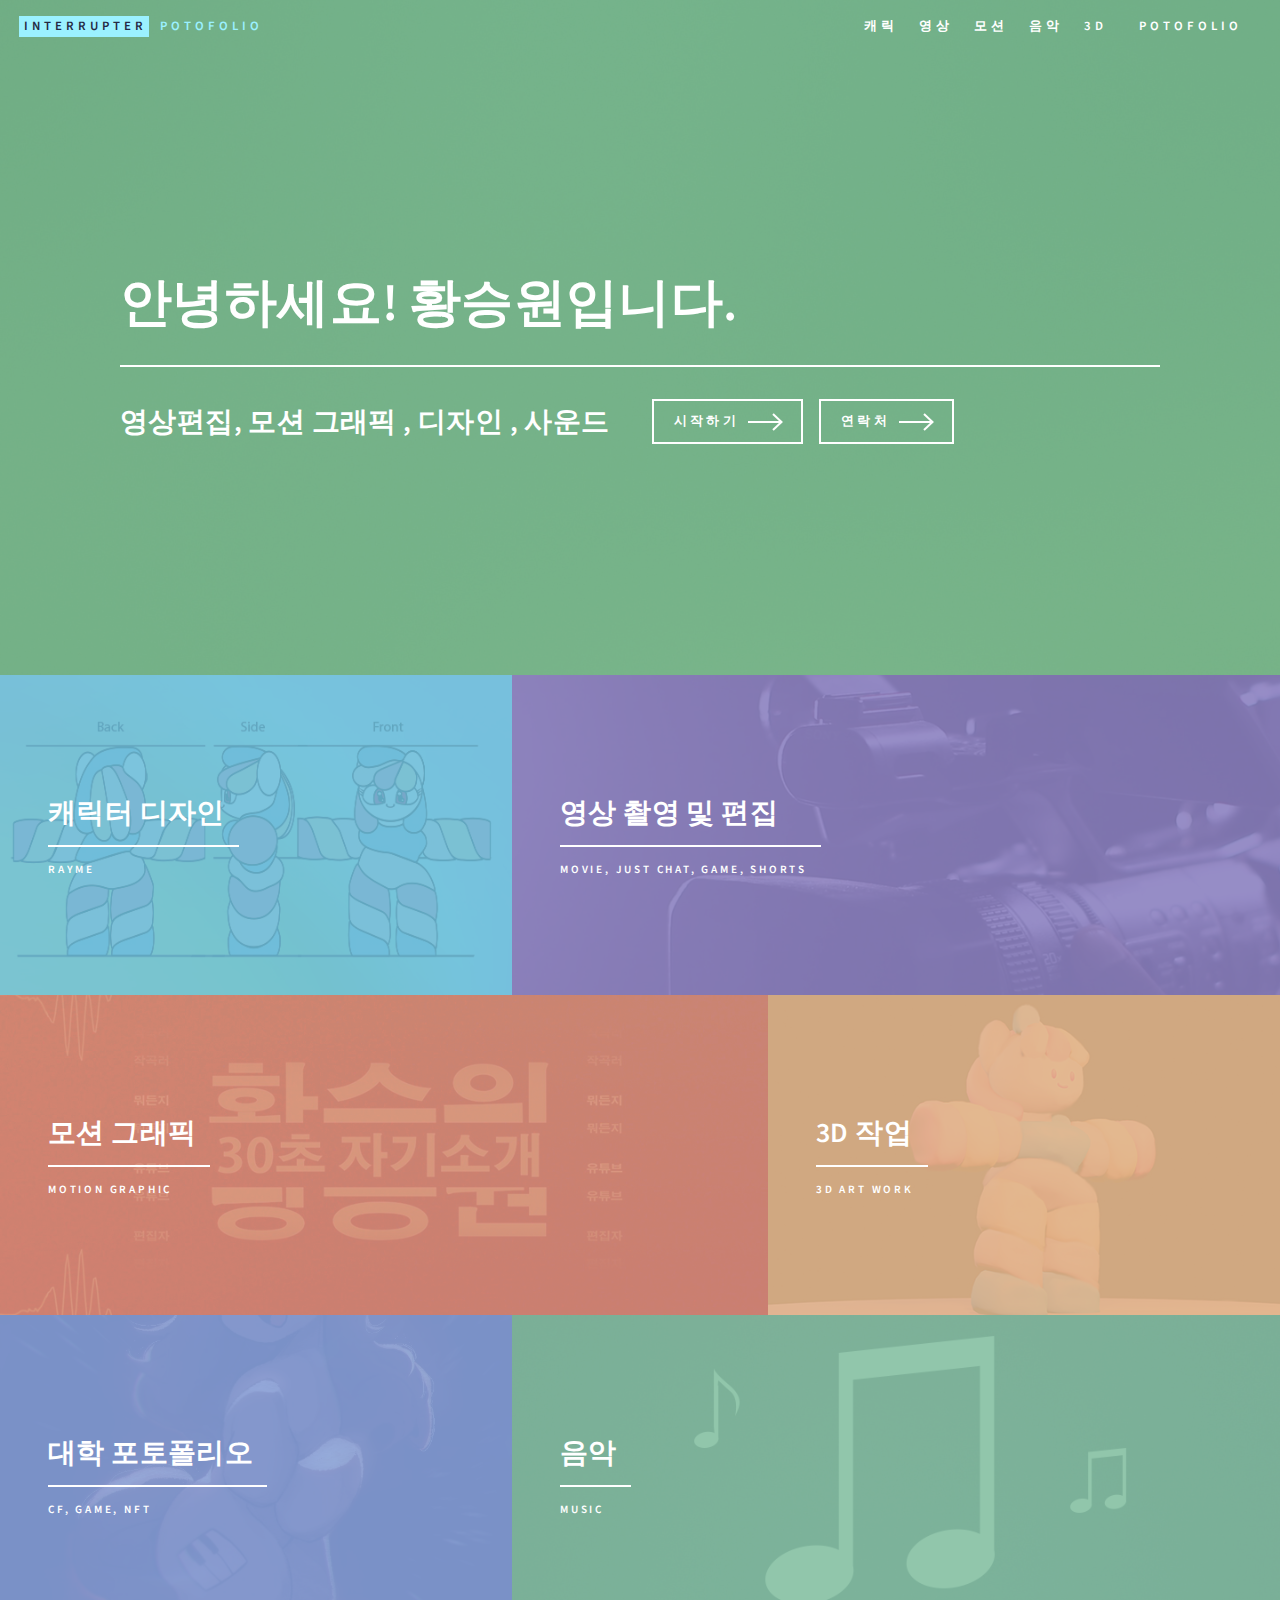
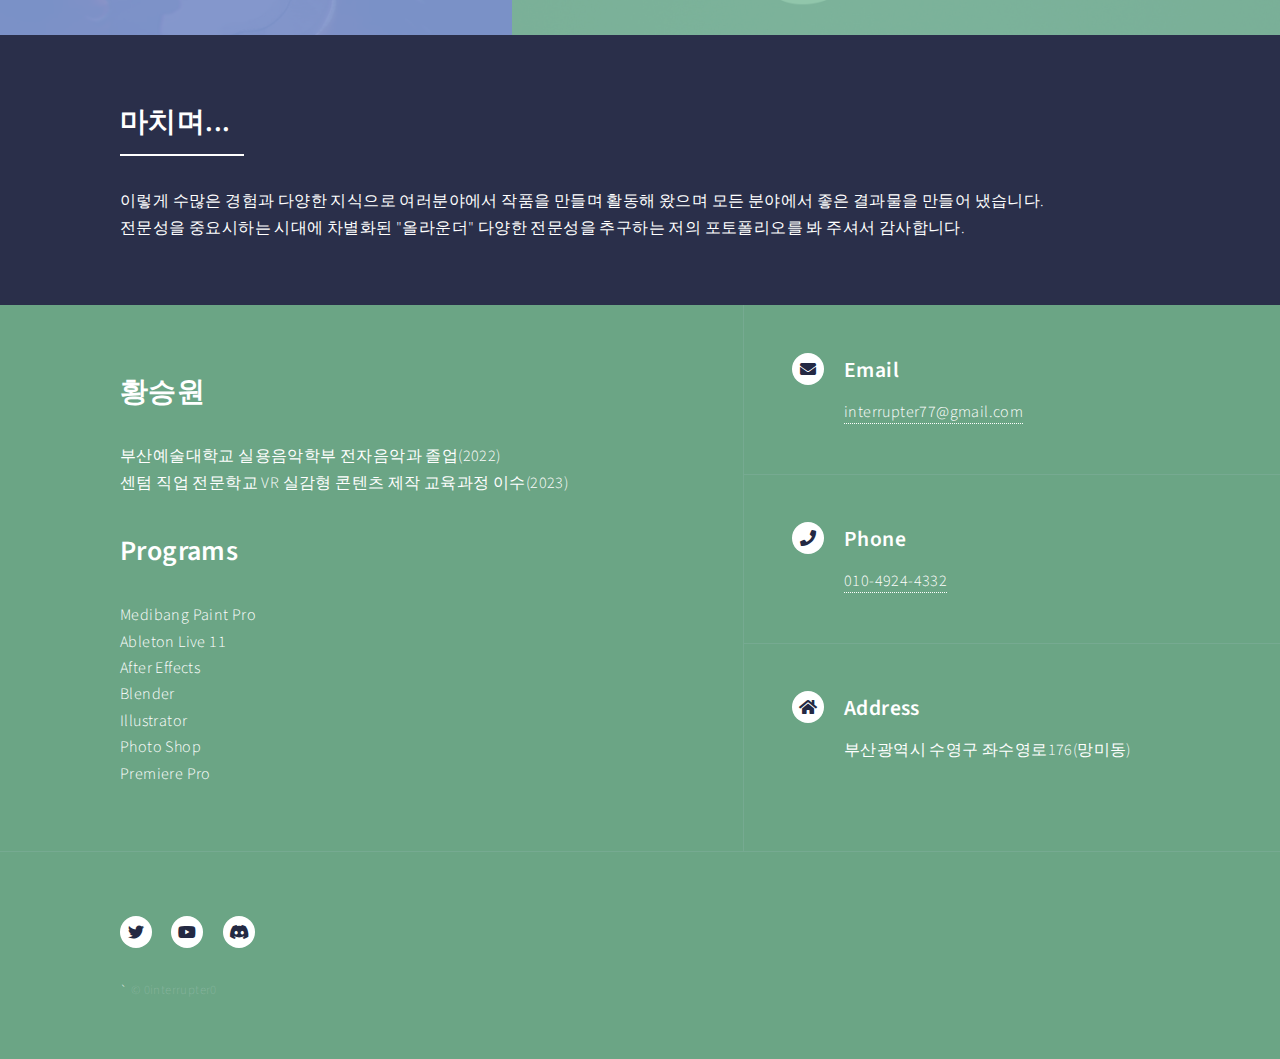
<file: index.html>
<!DOCTYPE HTML>
<!--
	Forty by HTML5 UP
	html5up.net | @ajlkn
	Free for personal and commercial use under the CCA 3.0 license (html5up.net/license)
-->
<html>
	<head>
		<title>Potofolio</title>
		<meta charset="utf-8" />
		<meta name="viewport" content="width=device-width, initial-scale=1, user-scalable=no" />
		<link rel="stylesheet" href="assets/css/main.css" />
		<noscript><link rel="stylesheet" href="assets/css/noscript.css" /></noscript>
	</head>
	<body class="is-preload">

		<!-- Wrapper -->
			<div id="wrapper">

				<!-- Header -->
					<header id="header" class="alt">
						<a href="index.html" class="logo"><strong>Interrupter</strong> <span>Potofolio</span></a>
						<nav >
						<a href="landing1.html" class="me"><span>캐릭</span></a>
						<a href="landing2.html" class="me"><span>영상</span></a>
						<a href="landing3.html" class="me"><span>모션</span></a>
						<!-- <a href="landing6.html" class="me"><span>음악</span></a> -->
						<a href="landing6.html" class="me"><span>음악</span></a>
						<a href="landing5.html" class="me"><span>3D</span></a>
						<a href="landing9.html" class="me"><span>Potofolio</span></a>

							<a href=""></a>
						</nav>
					</header>

				<!-- Menu -->
					<nav id="menu">
						<ul class="links">
							<li><a href="index.html">Home</a></li>
							<li><a href="landing.html">Landing</a></li>
							<li><a href="generic.html">Generic</a></li>
							<li><a href="elements.html">Elements</a></li>
						</ul>
						<ul class="actions stacked">
							<li><a href="#" class="button primary fit">Get Started</a></li>
							<li><a href="#" class="button fit">Log In</a></li>
						</ul>
					</nav>

				<!-- Banner -->
					<section id="banner" class="major">
						<div class="inner">
							<header class="major">
								<h1>안녕하세요! 황승원입니다.</h1>
							</header>
							<div class="content">
								<h2>영상편집, 모션 그래픽 , 디자인 , 사운드</h2>
								<ul class="actions">
									<li><a href="#one" class="button next scrolly">시작하기</a></li>
									<li><a href="#contact" class="button next scrolly">연락처</a></li>
								</ul>
							</div>
						</div>
					</section>

				<!-- Main -->
					<div id="main">

						<!-- One -->
							<section id="one" class="tiles">
								<article>
									<span class="image">
										<img src="images/pic01.jpg" alt="" />
									</span>
									<header class="major">
										<h3><a href="landing1.html" class="link">캐릭터 디자인</a></h3>
										<p>Rayme</p>
									</header>
								</article>
								<article>
									<span class="image">
										<img src="images/pic02.jpg" alt="" />
									</span>
									<header class="major">
										<h3><a href="landing2.html" class="link">영상 촬영 및 편집</a></h3>
										<p>Movie, Just chat, Game, Shorts </p>
									</header>
								</article>
								<article>
									<span class="image">
										<img src="images/pic03.jpg" alt="" />
									</span>
									<header class="major">
										<h3><a href="landing3.html" class="link">모션 그래픽</a></h3>
										<p>Motion Graphic</p>
									</header>
								</article>
								<article>
									<span class="image">
										<img src="images/pic05.jpg" alt="" />
									</span>
									<header class="major">
										<h3><a href="landing5.html" class="link">3D 작업</a></h3>
										<p>3D Art Work</p>
									</header>
								</article>
								<article>
									<span class="image">
										<img src="images/pic04.jpg" alt="" />
									</span>
									<header class="major">
										<h3><a href="landing9.html" class="link">대학 포토폴리오</a></h3>
										<p>CF, Game, NFT</p>
									</header>
								</article>
								<article>
									<span class="image">
										<img src="images/pic06.jpg" alt="" />
									</span>
									<header class="major">
										<h3><a href="landing6.html" class="link">음악</a></h3>
										<p>Music</p>
									</header>
								</article>
							</section>

						<!-- Two -->
							<section id="two">
								<div class="inner">
									<header class="major">
										<h2>마치며...</h2>
									</header>
									<p>이렇게 수많은 경험과 다양한 지식으로 여러분야에서 작품을 만들며 활동해 왔으며 모든 분야에서 좋은 결과물을 만들어 냈습니다. <br>전문성을 중요시하는 시대에 차별화된 "올라운더" 다양한 전문성을 추구하는 저의 포토폴리오를 봐 주셔서 감사합니다.</p>
								</div>
							</section>

					</div>

				<!-- Contact -->
					<section id="contact">
						<div class="inner">
							<section>
								<form method="post" action="#">
									<h2>황승원</h2>
									<p>부산예술대학교 실용음악학부 전자음악과 졸업(2022)<br>센텀 직업 전문학교 VR 실감형 콘텐츠 제작 교육과정 이수(2023)</p>
									<h2>Programs</h2>
									<p>Medibang Paint Pro<br>Ableton Live 11<br>After Effects<br>Blender<br>Illustrator<br>Photo Shop<br>Premiere Pro</p>	
								</form>
							</section>
							<section class="split">
								<section>
									<div class="contact-method">
										<span class="icon solid alt fa-envelope"></span>
										<h3>Email</h3>
										<a class="email" onclick="copyTextToClipboard('interrupter77@gmail.com')">interrupter77@gmail.com</a>
									</div>
								</section>
								<section>
									<div class="contact-method">
										<span class="icon solid alt fa-phone"></span>
										<h3>Phone</h3>
										<a href="#" onclick="copyTextToClipboard('010-4924-4332'); return false;">010-4924-4332</a>
									</div>
								</section>
								<section>
									<div class="contact-method">
										<span class="icon solid alt fa-home"></span>
										<h3>Address</h3>
										<span>부산광역시 수영구 좌수영로176(망미동)</span>
									</div>
								</section>
							</section>
						</div>
					</section>

				<!-- Footer -->
					<footer id="footer">
						<div class="inner">
							<ul class="icons">
								<li><a href="https://twitter.com/0interrupter0" target="_blank" class="icon brands alt fa-twitter"><span class="label">Twitter</span></a></li>
								<li><a href="https://www.youtube.com/@interrupter0" target="_blank" class="icon brands alt fa-youtube"><span class="label">youtube</span></a></li>
								<li><a class="icon brands alt fa-discord"><span class="label">discord</span></a></li>
								<!-- <li><button id="myButton">복사</button></li> -->
							</ul>
							<ul class="copyright">`
								<li>&copy; 0interrupter0</li>
							</ul>
						</div>
					</footer>

			</div>

		<!-- Scripts -->
			<script src="assets/js/jquery.min.js"></script>
			<script src="assets/js/jquery.scrolly.min.js"></script>
			<script src="assets/js/jquery.scrollex.min.js"></script>
			<script src="assets/js/browser.min.js"></script>
			<script src="assets/js/breakpoints.min.js"></script>
			<script src="assets/js/util.js"></script>
			<script src="assets/js/main.js"></script>
			<script>
			document.querySelector(".icon.brands.alt.fa-discord").onclick = () => {
  			window.navigator.clipboard.writeText("Interrupter#1141").then(() => {
    		alert("디스코드 친구 추가 코드 'Interrupter#1141'가 클립보드에 복사되었습니다!");
				  });
				};
			  </script>			
	
	<script>
		function copyTextToClipboard(text) {
			const isMobile = /iPhone|iPad|iPod|Android/i.test(navigator.userAgent);
			
			if (isMobile) {
				window.location.href = "tel:" + text;
			} else {
				navigator.clipboard.writeText(text).then(function() {
					alert("'" + text + "'가 클립보드에 복사되었습니다!");
				}, function(err) {
					console.error('텍스트 복사 실패: ', err);
				});
			}
		}
	</script>

	</body>
</html>
</file>
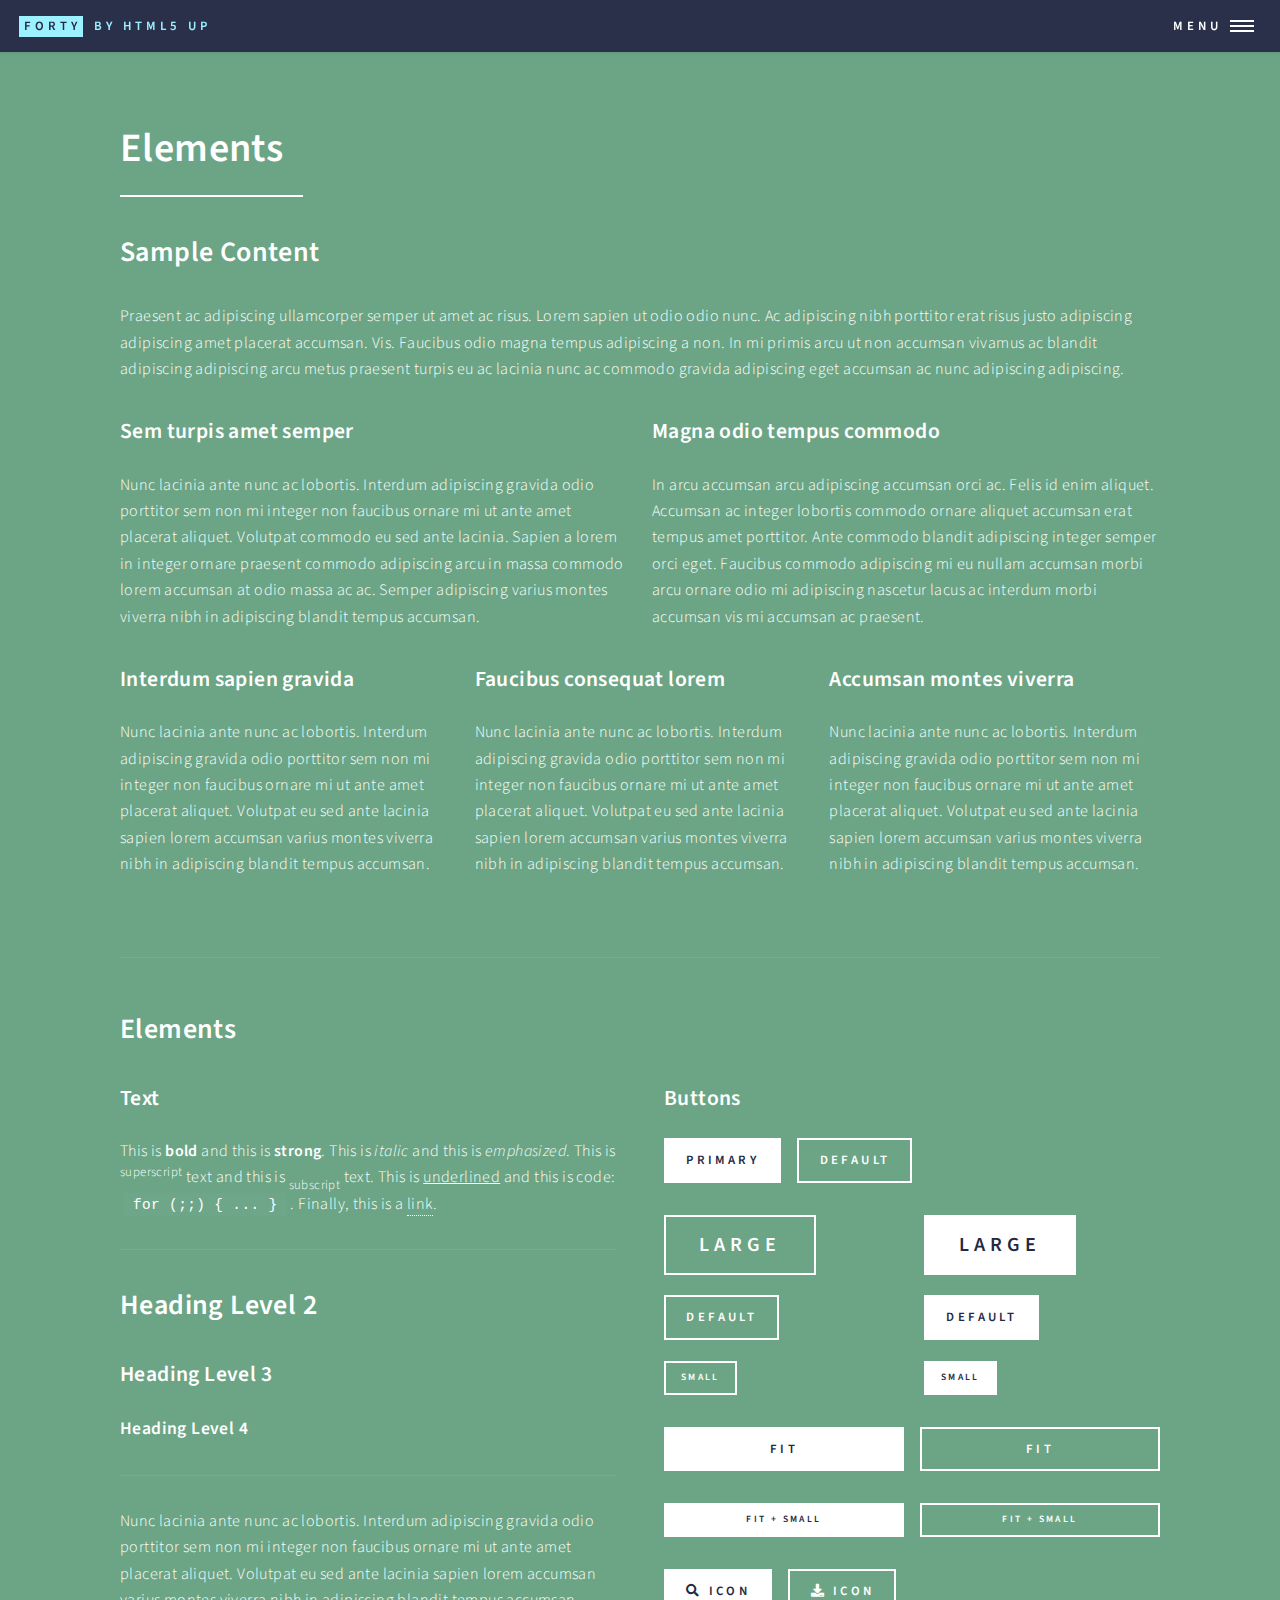
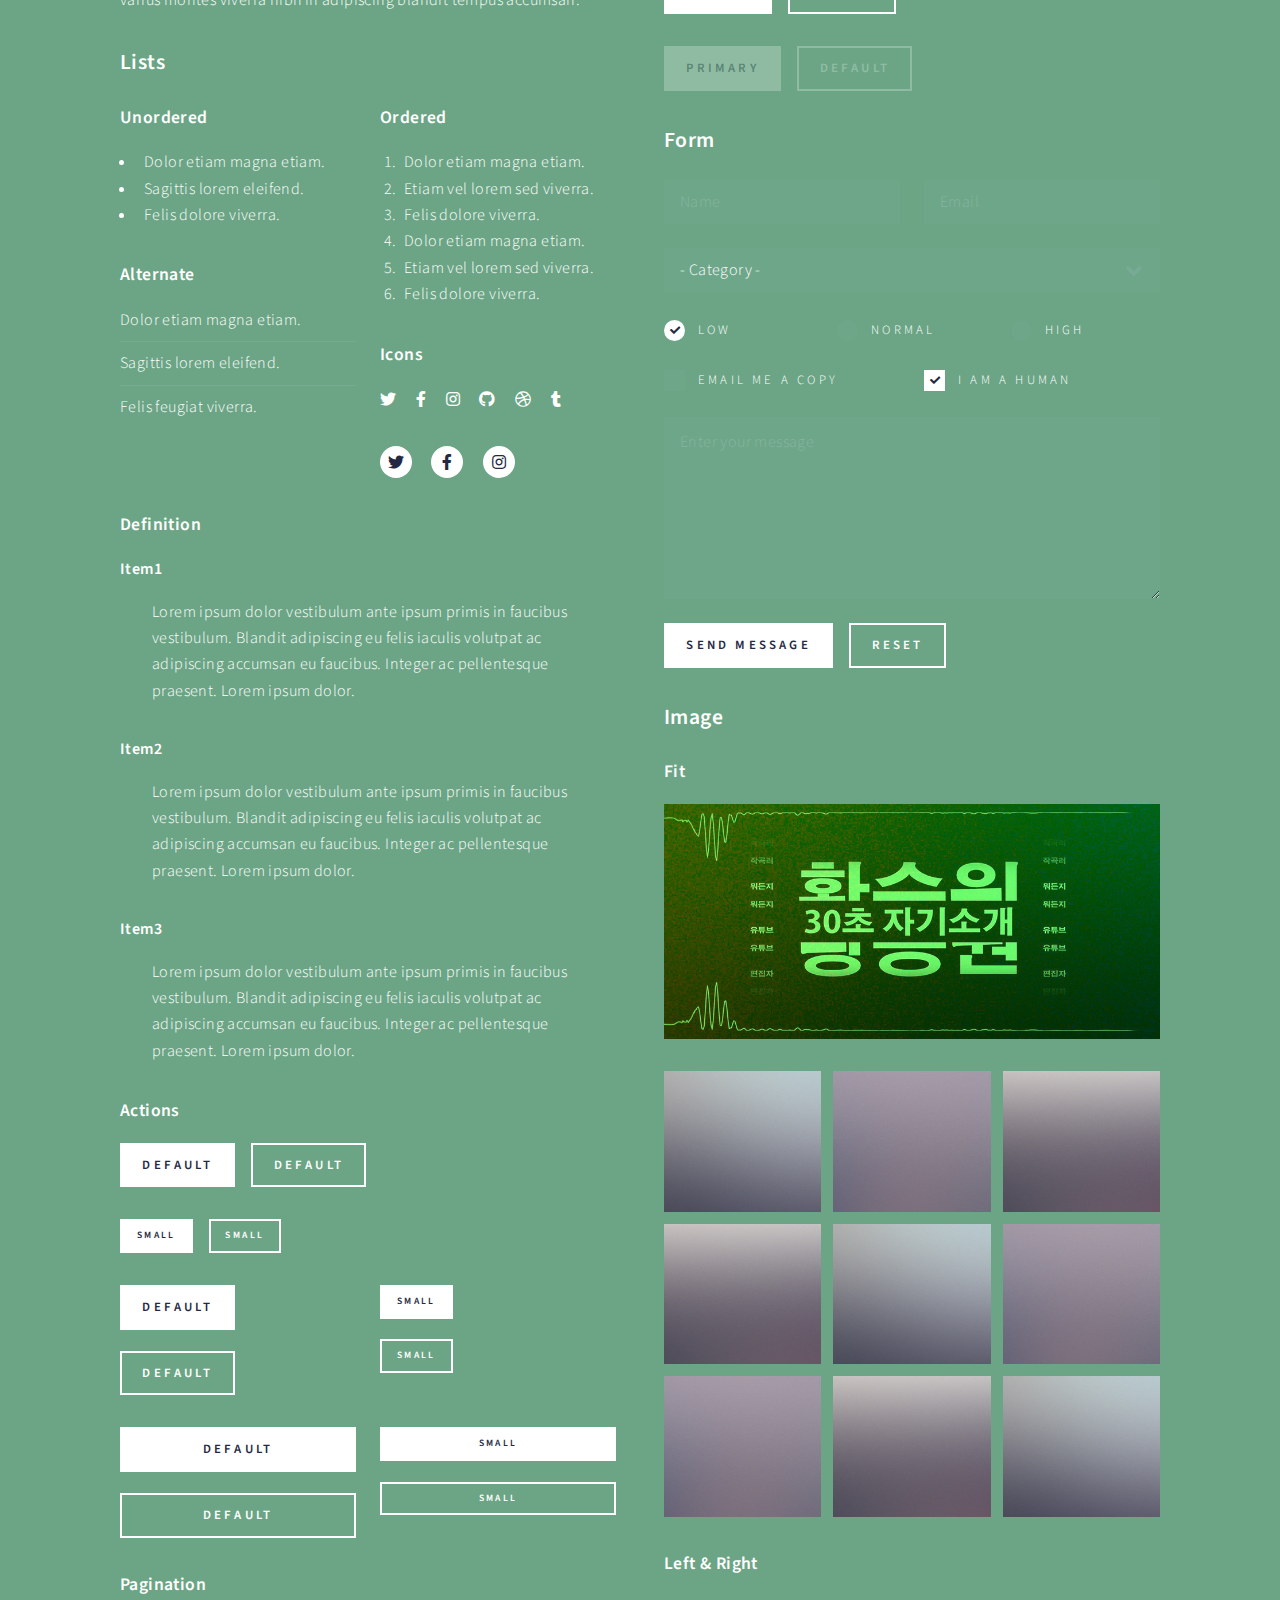
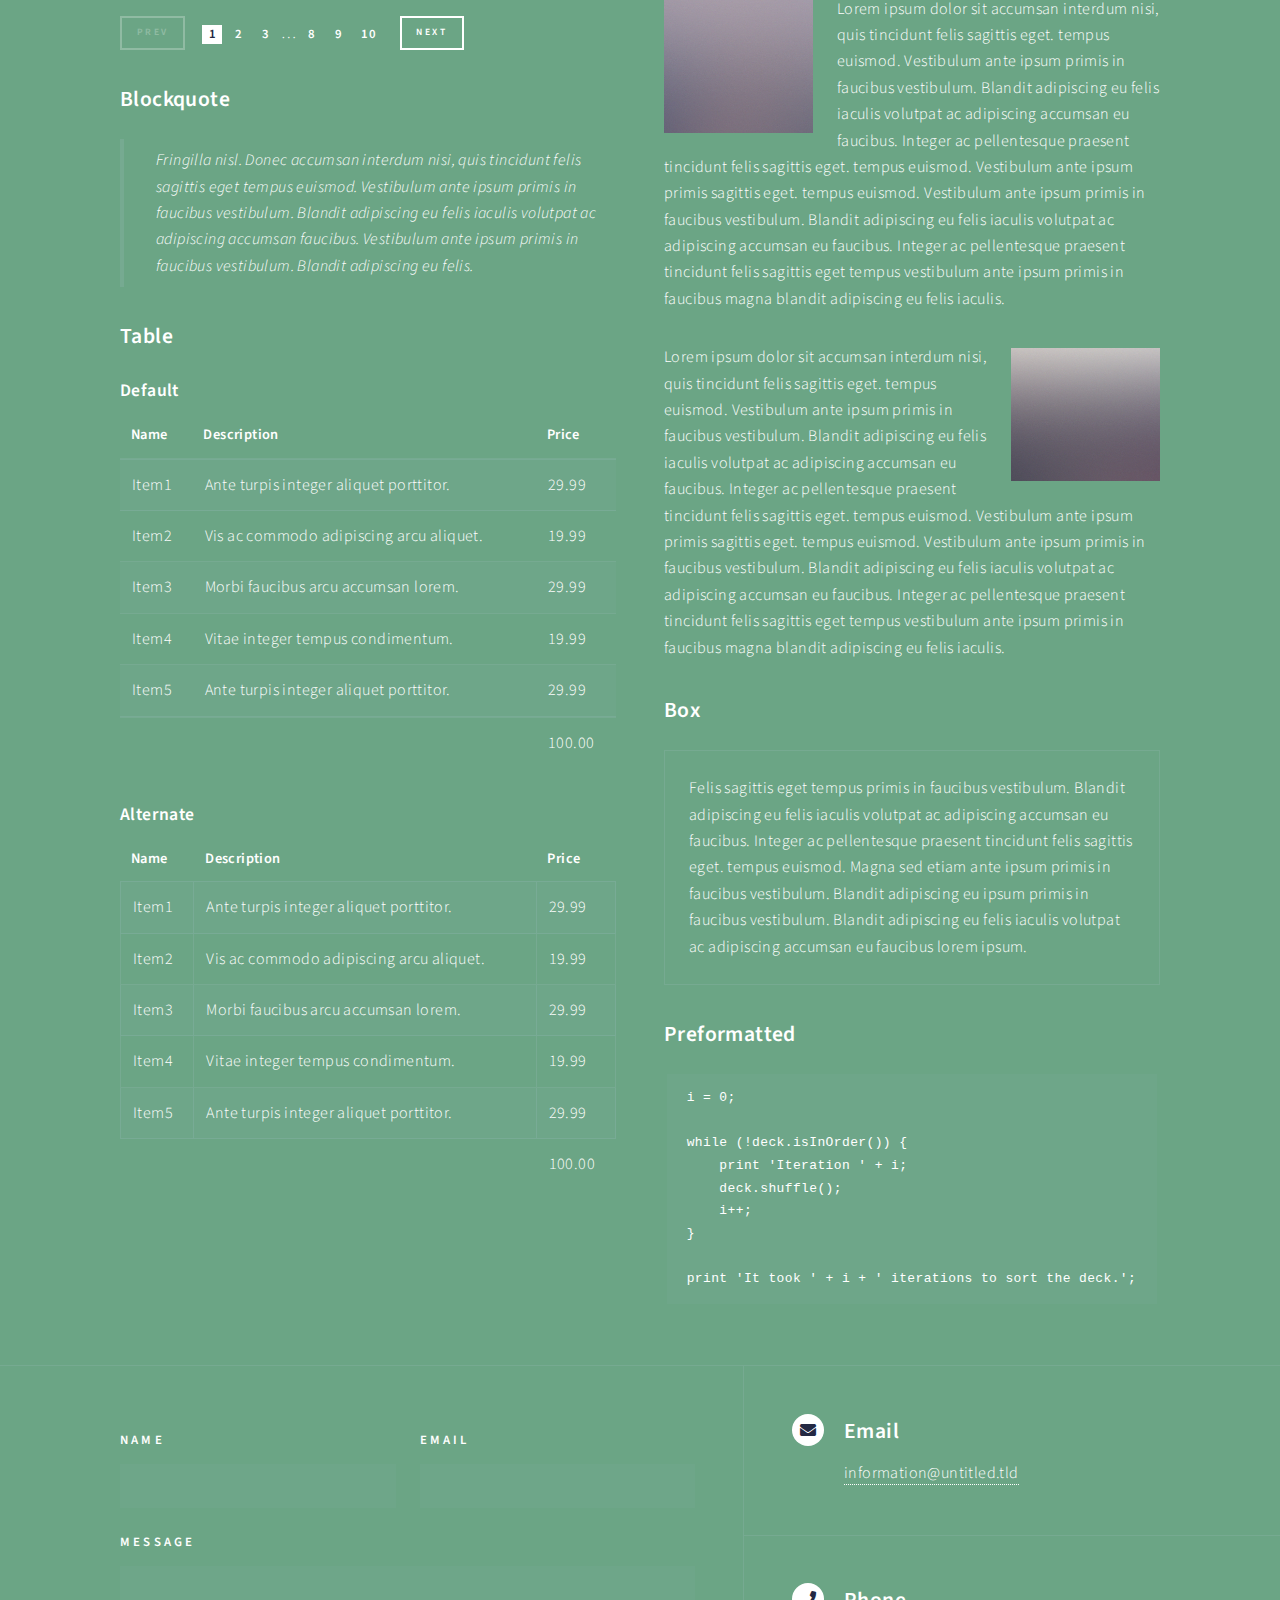
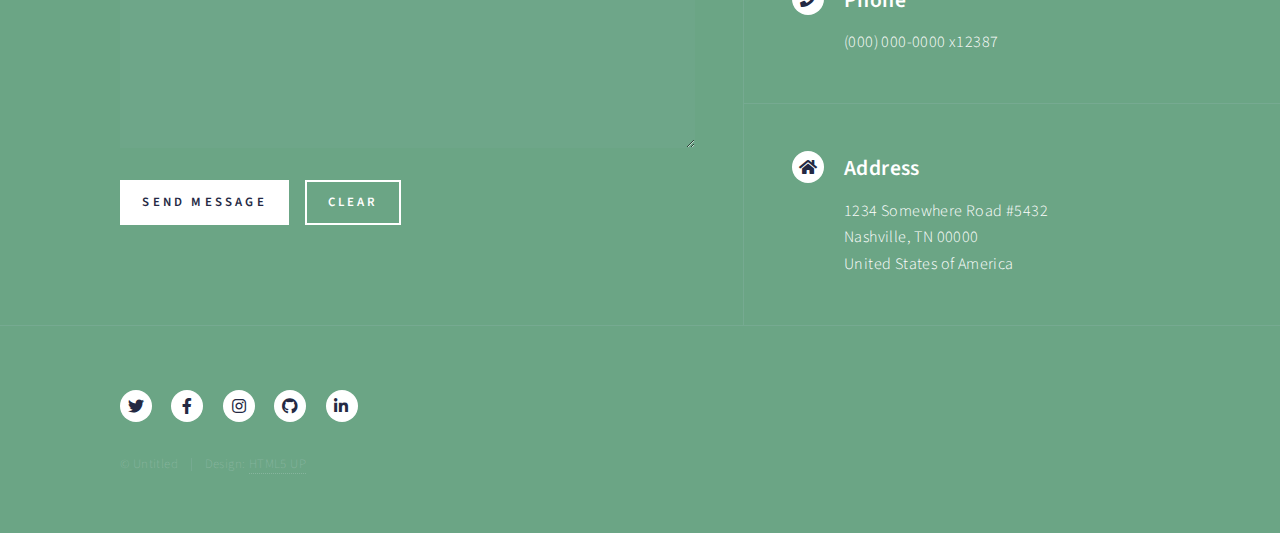
<file: elements.html>
<!DOCTYPE HTML>
<!--
	Forty by HTML5 UP
	html5up.net | @ajlkn
	Free for personal and commercial use under the CCA 3.0 license (html5up.net/license)
-->
<html>
	<head>
		<title>Elements - Forty by HTML5 UP</title>
		<meta charset="utf-8" />
		<meta name="viewport" content="width=device-width, initial-scale=1, user-scalable=no" />
		<link rel="stylesheet" href="assets/css/main.css" />
		<noscript><link rel="stylesheet" href="assets/css/noscript.css" /></noscript>
	</head>
	<body class="is-preload">

		<!-- Wrapper -->
			<div id="wrapper">

				<!-- Header -->
					<header id="header">
						<a href="index.html" class="logo"><strong>Forty</strong> <span>by HTML5 UP</span></a>
						<nav>
							<a href="#menu">Menu</a>
						</nav>
					</header>

				<!-- Menu -->
					<nav id="menu">
						<ul class="links">
							<li><a href="index.html">Home</a></li>
							<li><a href="landing.html">Landing</a></li>
							<li><a href="generic.html">Generic</a></li>
							<li><a href="elements.html">Elements</a></li>
						</ul>
						<ul class="actions stacked">
							<li><a href="#" class="button primary fit">Get Started</a></li>
							<li><a href="#" class="button fit">Log In</a></li>
						</ul>
					</nav>

				<!-- Main -->
					<div id="main" class="alt">

						<!-- One -->
							<section id="one">
								<div class="inner">
									<header class="major">
										<h1>Elements</h1>
									</header>

									<!-- Content -->
										<h2 id="content">Sample Content</h2>
										<p>Praesent ac adipiscing ullamcorper semper ut amet ac risus. Lorem sapien ut odio odio nunc. Ac adipiscing nibh porttitor erat risus justo adipiscing adipiscing amet placerat accumsan. Vis. Faucibus odio magna tempus adipiscing a non. In mi primis arcu ut non accumsan vivamus ac blandit adipiscing adipiscing arcu metus praesent turpis eu ac lacinia nunc ac commodo gravida adipiscing eget accumsan ac nunc adipiscing adipiscing.</p>
										<div class="row">
											<div class="col-6 col-12-small">
												<h3>Sem turpis amet semper</h3>
												<p>Nunc lacinia ante nunc ac lobortis. Interdum adipiscing gravida odio porttitor sem non mi integer non faucibus ornare mi ut ante amet placerat aliquet. Volutpat commodo eu sed ante lacinia. Sapien a lorem in integer ornare praesent commodo adipiscing arcu in massa commodo lorem accumsan at odio massa ac ac. Semper adipiscing varius montes viverra nibh in adipiscing blandit tempus accumsan.</p>
											</div>
											<div class="col-6 col-12-small">
												<h3>Magna odio tempus commodo</h3>
												<p>In arcu accumsan arcu adipiscing accumsan orci ac. Felis id enim aliquet. Accumsan ac integer lobortis commodo ornare aliquet accumsan erat tempus amet porttitor. Ante commodo blandit adipiscing integer semper orci eget. Faucibus commodo adipiscing mi eu nullam accumsan morbi arcu ornare odio mi adipiscing nascetur lacus ac interdum morbi accumsan vis mi accumsan ac praesent.</p>
											</div>
											<!-- Break -->
											<div class="col-4 col-12-medium">
												<h3>Interdum sapien gravida</h3>
												<p>Nunc lacinia ante nunc ac lobortis. Interdum adipiscing gravida odio porttitor sem non mi integer non faucibus ornare mi ut ante amet placerat aliquet. Volutpat eu sed ante lacinia sapien lorem accumsan varius montes viverra nibh in adipiscing blandit tempus accumsan.</p>
											</div>
											<div class="col-4 col-12-medium">
												<h3>Faucibus consequat lorem</h3>
												<p>Nunc lacinia ante nunc ac lobortis. Interdum adipiscing gravida odio porttitor sem non mi integer non faucibus ornare mi ut ante amet placerat aliquet. Volutpat eu sed ante lacinia sapien lorem accumsan varius montes viverra nibh in adipiscing blandit tempus accumsan.</p>
											</div>
											<div class="col-4 col-12-medium">
												<h3>Accumsan montes viverra</h3>
												<p>Nunc lacinia ante nunc ac lobortis. Interdum adipiscing gravida odio porttitor sem non mi integer non faucibus ornare mi ut ante amet placerat aliquet. Volutpat eu sed ante lacinia sapien lorem accumsan varius montes viverra nibh in adipiscing blandit tempus accumsan.</p>
											</div>
										</div>

									<hr class="major" />

									<!-- Elements -->
										<h2 id="elements">Elements</h2>
										<div class="row gtr-200">
											<div class="col-6 col-12-medium">

												<!-- Text stuff -->
													<h3>Text</h3>
													<p>This is <b>bold</b> and this is <strong>strong</strong>. This is <i>italic</i> and this is <em>emphasized</em>.
													This is <sup>superscript</sup> text and this is <sub>subscript</sub> text.
													This is <u>underlined</u> and this is code: <code>for (;;) { ... }</code>.
													Finally, this is a <a href="#">link</a>.</p>
													<hr />
													<h2>Heading Level 2</h2>
													<h3>Heading Level 3</h3>
													<h4>Heading Level 4</h4>
													<hr />
													<p>Nunc lacinia ante nunc ac lobortis. Interdum adipiscing gravida odio porttitor sem non mi integer non faucibus ornare mi ut ante amet placerat aliquet. Volutpat eu sed ante lacinia sapien lorem accumsan varius montes viverra nibh in adipiscing blandit tempus accumsan.</p>

												<!-- Lists -->
													<h3>Lists</h3>
													<div class="row">
														<div class="col-6 col-12-small">

															<h4>Unordered</h4>
															<ul>
																<li>Dolor etiam magna etiam.</li>
																<li>Sagittis lorem eleifend.</li>
																<li>Felis dolore viverra.</li>
															</ul>

															<h4>Alternate</h4>
															<ul class="alt">
																<li>Dolor etiam magna etiam.</li>
																<li>Sagittis lorem eleifend.</li>
																<li>Felis feugiat viverra.</li>
															</ul>

														</div>
														<div class="col-6 col-12-small">

															<h4>Ordered</h4>
															<ol>
																<li>Dolor etiam magna etiam.</li>
																<li>Etiam vel lorem sed viverra.</li>
																<li>Felis dolore viverra.</li>
																<li>Dolor etiam magna etiam.</li>
																<li>Etiam vel lorem sed viverra.</li>
																<li>Felis dolore viverra.</li>
															</ol>

															<h4>Icons</h4>
															<ul class="icons">
																<li><a href="#" class="icon brands fa-twitter"><span class="label">Twitter</span></a></li>
																<li><a href="#" class="icon brands fa-facebook-f"><span class="label">Facebook</span></a></li>
																<li><a href="#" class="icon brands fa-instagram"><span class="label">Instagram</span></a></li>
																<li><a href="#" class="icon brands fa-github"><span class="label">Github</span></a></li>
																<li><a href="#" class="icon brands fa-dribbble"><span class="label">Dribbble</span></a></li>
																<li><a href="#" class="icon brands fa-tumblr"><span class="label">Tumblr</span></a></li>
															</ul>
															<ul class="icons">
																<li><a href="#" class="icon brands alt fa-twitter"><span class="label">Twitter</span></a></li>
																<li><a href="#" class="icon brands alt fa-facebook-f"><span class="label">Facebook</span></a></li>
																<li><a href="#" class="icon brands alt fa-instagram"><span class="label">Instagram</span></a></li>
															</ul>

														</div>
													</div>
													<h4>Definition</h4>
													<dl>
														<dt>Item1</dt>
														<dd>
															<p>Lorem ipsum dolor vestibulum ante ipsum primis in faucibus vestibulum. Blandit adipiscing eu felis iaculis volutpat ac adipiscing accumsan eu faucibus. Integer ac pellentesque praesent. Lorem ipsum dolor.</p>
														</dd>
														<dt>Item2</dt>
														<dd>
															<p>Lorem ipsum dolor vestibulum ante ipsum primis in faucibus vestibulum. Blandit adipiscing eu felis iaculis volutpat ac adipiscing accumsan eu faucibus. Integer ac pellentesque praesent. Lorem ipsum dolor.</p>
														</dd>
														<dt>Item3</dt>
														<dd>
															<p>Lorem ipsum dolor vestibulum ante ipsum primis in faucibus vestibulum. Blandit adipiscing eu felis iaculis volutpat ac adipiscing accumsan eu faucibus. Integer ac pellentesque praesent. Lorem ipsum dolor.</p>
														</dd>
													</dl>

													<h4>Actions</h4>
													<ul class="actions">
														<li><a href="#" class="button primary">Default</a></li>
														<li><a href="#" class="button">Default</a></li>
													</ul>
													<ul class="actions small">
														<li><a href="#" class="button primary small">Small</a></li>
														<li><a href="#" class="button small">Small</a></li>
													</ul>
													<div class="row">
														<div class="col-6 col-12-small">
															<ul class="actions stacked">
																<li><a href="#" class="button primary">Default</a></li>
																<li><a href="#" class="button">Default</a></li>
															</ul>
														</div>
														<div class="col-6 col-12-small">
															<ul class="actions stacked">
																<li><a href="#" class="button primary small">Small</a></li>
																<li><a href="#" class="button small">Small</a></li>
															</ul>
														</div>
														<div class="col-6 col-12-small">
															<ul class="actions stacked">
																<li><a href="#" class="button primary fit">Default</a></li>
																<li><a href="#" class="button fit">Default</a></li>
															</ul>
														</div>
														<div class="col-6 col-12-small">
															<ul class="actions stacked">
																<li><a href="#" class="button primary small fit">Small</a></li>
																<li><a href="#" class="button small fit">Small</a></li>
															</ul>
														</div>
													</div>

													<h4>Pagination</h4>
													<ul class="pagination">
														<li><span class="button small disabled">Prev</span></li>
														<li><a href="#" class="page active">1</a></li>
														<li><a href="#" class="page">2</a></li>
														<li><a href="#" class="page">3</a></li>
														<li><span>&hellip;</span></li>
														<li><a href="#" class="page">8</a></li>
														<li><a href="#" class="page">9</a></li>
														<li><a href="#" class="page">10</a></li>
														<li><a href="#" class="button small">Next</a></li>
													</ul>

												<!-- Blockquote -->
													<h3>Blockquote</h3>
													<blockquote>Fringilla nisl. Donec accumsan interdum nisi, quis tincidunt felis sagittis eget tempus euismod. Vestibulum ante ipsum primis in faucibus vestibulum. Blandit adipiscing eu felis iaculis volutpat ac adipiscing accumsan faucibus. Vestibulum ante ipsum primis in faucibus vestibulum. Blandit adipiscing eu felis.</blockquote>

												<!-- Table -->
													<h3>Table</h3>

													<h4>Default</h4>
													<div class="table-wrapper">
														<table>
															<thead>
																<tr>
																	<th>Name</th>
																	<th>Description</th>
																	<th>Price</th>
																</tr>
															</thead>
															<tbody>
																<tr>
																	<td>Item1</td>
																	<td>Ante turpis integer aliquet porttitor.</td>
																	<td>29.99</td>
																</tr>
																<tr>
																	<td>Item2</td>
																	<td>Vis ac commodo adipiscing arcu aliquet.</td>
																	<td>19.99</td>
																</tr>
																<tr>
																	<td>Item3</td>
																	<td> Morbi faucibus arcu accumsan lorem.</td>
																	<td>29.99</td>
																</tr>
																<tr>
																	<td>Item4</td>
																	<td>Vitae integer tempus condimentum.</td>
																	<td>19.99</td>
																</tr>
																<tr>
																	<td>Item5</td>
																	<td>Ante turpis integer aliquet porttitor.</td>
																	<td>29.99</td>
																</tr>
															</tbody>
															<tfoot>
																<tr>
																	<td colspan="2"></td>
																	<td>100.00</td>
																</tr>
															</tfoot>
														</table>
													</div>

													<h4>Alternate</h4>
													<div class="table-wrapper">
														<table class="alt">
															<thead>
																<tr>
																	<th>Name</th>
																	<th>Description</th>
																	<th>Price</th>
																</tr>
															</thead>
															<tbody>
																<tr>
																	<td>Item1</td>
																	<td>Ante turpis integer aliquet porttitor.</td>
																	<td>29.99</td>
																</tr>
																<tr>
																	<td>Item2</td>
																	<td>Vis ac commodo adipiscing arcu aliquet.</td>
																	<td>19.99</td>
																</tr>
																<tr>
																	<td>Item3</td>
																	<td> Morbi faucibus arcu accumsan lorem.</td>
																	<td>29.99</td>
																</tr>
																<tr>
																	<td>Item4</td>
																	<td>Vitae integer tempus condimentum.</td>
																	<td>19.99</td>
																</tr>
																<tr>
																	<td>Item5</td>
																	<td>Ante turpis integer aliquet porttitor.</td>
																	<td>29.99</td>
																</tr>
															</tbody>
															<tfoot>
																<tr>
																	<td colspan="2"></td>
																	<td>100.00</td>
																</tr>
															</tfoot>
														</table>
													</div>

											</div>
											<div class="col-6 col-12-medium">

												<!-- Buttons -->
													<h3>Buttons</h3>
													<ul class="actions">
														<li><a href="#" class="button primary">Primary</a></li>
														<li><a href="#" class="button">Default</a></li>
													</ul>
													<div class="row">
														<div class="col-6 col-12-xsmall">
															<ul class="actions stacked">
																<li><a href="#" class="button large">Large</a></li>
																<li><a href="#" class="button">Default</a></li>
																<li><a href="#" class="button small">Small</a></li>
															</ul>
														</div>
														<div class="col-6 col-12-xsmall">
															<ul class="actions stacked">
																<li><a href="#" class="button primary large">Large</a></li>
																<li><a href="#" class="button primary">Default</a></li>
																<li><a href="#" class="button primary small">Small</a></li>
															</ul>
														</div>
													</div>
													<ul class="actions fit">
														<li><a href="#" class="button primary fit">Fit</a></li>
														<li><a href="#" class="button fit">Fit</a></li>
													</ul>
													<ul class="actions fit small">
														<li><a href="#" class="button primary fit small">Fit + Small</a></li>
														<li><a href="#" class="button fit small">Fit + Small</a></li>
													</ul>
													<ul class="actions">
														<li><a href="#" class="button primary icon solid fa-search">Icon</a></li>
														<li><a href="#" class="button icon solid fa-download">Icon</a></li>
													</ul>
													<ul class="actions">
														<li><span class="button primary disabled">Primary</span></li>
														<li><span class="button disabled">Default</span></li>
													</ul>

												<!-- Form -->
													<h3>Form</h3>

													<form method="post" action="#">
														<div class="row gtr-uniform">
															<div class="col-6 col-12-xsmall">
																<input type="text" name="demo-name" id="demo-name" value="" placeholder="Name" />
															</div>
															<div class="col-6 col-12-xsmall">
																<input type="email" name="demo-email" id="demo-email" value="" placeholder="Email" />
															</div>
															<!-- Break -->
															<div class="col-12">
																<select name="demo-category" id="demo-category">
																	<option value="">- Category -</option>
																	<option value="1">Manufacturing</option>
																	<option value="1">Shipping</option>
																	<option value="1">Administration</option>
																	<option value="1">Human Resources</option>
																</select>
															</div>
															<!-- Break -->
															<div class="col-4 col-12-small">
																<input type="radio" id="demo-priority-low" name="demo-priority" checked>
																<label for="demo-priority-low">Low</label>
															</div>
															<div class="col-4 col-12-small">
																<input type="radio" id="demo-priority-normal" name="demo-priority">
																<label for="demo-priority-normal">Normal</label>
															</div>
															<div class="col-4 col-12-small">
																<input type="radio" id="demo-priority-high" name="demo-priority">
																<label for="demo-priority-high">High</label>
															</div>
															<!-- Break -->
															<div class="col-6 col-12-small">
																<input type="checkbox" id="demo-copy" name="demo-copy">
																<label for="demo-copy">Email me a copy</label>
															</div>
															<div class="col-6 col-12-small">
																<input type="checkbox" id="demo-human" name="demo-human" checked>
																<label for="demo-human">I am a human</label>
															</div>
															<!-- Break -->
															<div class="col-12">
																<textarea name="demo-message" id="demo-message" placeholder="Enter your message" rows="6"></textarea>
															</div>
															<!-- Break -->
															<div class="col-12">
																<ul class="actions">
																	<li><input type="submit" value="Send Message" class="primary" /></li>
																	<li><input type="reset" value="Reset" /></li>
																</ul>
															</div>
														</div>
													</form>

												<!-- Image -->
													<h3>Image</h3>

													<h4>Fit</h4>
													<span class="image fit"><img src="images/pic03.jpg" alt="" /></span>
													<div class="box alt">
														<div class="row gtr-50 gtr-uniform">
															<div class="col-4"><span class="image fit"><img src="images/pic08.jpg" alt="" /></span></div>
															<div class="col-4"><span class="image fit"><img src="images/pic09.jpg" alt="" /></span></div>
															<div class="col-4"><span class="image fit"><img src="images/pic10.jpg" alt="" /></span></div>
															<!-- Break -->
															<div class="col-4"><span class="image fit"><img src="images/pic10.jpg" alt="" /></span></div>
															<div class="col-4"><span class="image fit"><img src="images/pic08.jpg" alt="" /></span></div>
															<div class="col-4"><span class="image fit"><img src="images/pic09.jpg" alt="" /></span></div>
															<!-- Break -->
															<div class="col-4"><span class="image fit"><img src="images/pic09.jpg" alt="" /></span></div>
															<div class="col-4"><span class="image fit"><img src="images/pic10.jpg" alt="" /></span></div>
															<div class="col-4"><span class="image fit"><img src="images/pic08.jpg" alt="" /></span></div>
														</div>
													</div>

													<h4>Left &amp; Right</h4>
													<p><span class="image left"><img src="images/pic09.jpg" alt="" /></span>Lorem ipsum dolor sit accumsan interdum nisi, quis tincidunt felis sagittis eget. tempus euismod. Vestibulum ante ipsum primis in faucibus vestibulum. Blandit adipiscing eu felis iaculis volutpat ac adipiscing accumsan eu faucibus. Integer ac pellentesque praesent tincidunt felis sagittis eget. tempus euismod. Vestibulum ante ipsum primis sagittis eget. tempus euismod. Vestibulum ante ipsum primis in faucibus vestibulum. Blandit adipiscing eu felis iaculis volutpat ac adipiscing accumsan eu faucibus. Integer ac pellentesque praesent tincidunt felis sagittis eget tempus vestibulum ante ipsum primis in faucibus magna blandit adipiscing eu felis iaculis.</p>
													<p><span class="image right"><img src="images/pic10.jpg" alt="" /></span>Lorem ipsum dolor sit accumsan interdum nisi, quis tincidunt felis sagittis eget. tempus euismod. Vestibulum ante ipsum primis in faucibus vestibulum. Blandit adipiscing eu felis iaculis volutpat ac adipiscing accumsan eu faucibus. Integer ac pellentesque praesent tincidunt felis sagittis eget. tempus euismod. Vestibulum ante ipsum primis sagittis eget. tempus euismod. Vestibulum ante ipsum primis in faucibus vestibulum. Blandit adipiscing eu felis iaculis volutpat ac adipiscing accumsan eu faucibus. Integer ac pellentesque praesent tincidunt felis sagittis eget tempus vestibulum ante ipsum primis in faucibus magna blandit adipiscing eu felis iaculis.</p>

												<!-- Box -->
													<h3>Box</h3>
													<div class="box">
														<p>Felis sagittis eget tempus primis in faucibus vestibulum. Blandit adipiscing eu felis iaculis volutpat ac adipiscing accumsan eu faucibus. Integer ac pellentesque praesent tincidunt felis sagittis eget. tempus euismod. Magna sed etiam ante ipsum primis in faucibus vestibulum. Blandit adipiscing eu ipsum primis in faucibus vestibulum. Blandit adipiscing eu felis iaculis volutpat ac adipiscing accumsan eu faucibus lorem ipsum.</p>
													</div>

												<!-- Preformatted Code -->
													<h3>Preformatted</h3>
													<pre><code>i = 0;

while (!deck.isInOrder()) {
    print 'Iteration ' + i;
    deck.shuffle();
    i++;
}

print 'It took ' + i + ' iterations to sort the deck.';
</code></pre>

											</div>
										</div>

								</div>
							</section>

					</div>

				<!-- Contact -->
					<section id="contact">
						<div class="inner">
							<section>
								<form method="post" action="#">
									<div class="fields">
										<div class="field half">
											<label for="name">Name</label>
											<input type="text" name="name" id="name" />
										</div>
										<div class="field half">
											<label for="email">Email</label>
											<input type="text" name="email" id="email" />
										</div>
										<div class="field">
											<label for="message">Message</label>
											<textarea name="message" id="message" rows="6"></textarea>
										</div>
									</div>
									<ul class="actions">
										<li><input type="submit" value="Send Message" class="primary" /></li>
										<li><input type="reset" value="Clear" /></li>
									</ul>
								</form>
							</section>
							<section class="split">
								<section>
									<div class="contact-method">
										<span class="icon solid alt fa-envelope"></span>
										<h3>Email</h3>
										<a href="#">information@untitled.tld</a>
									</div>
								</section>
								<section>
									<div class="contact-method">
										<span class="icon solid alt fa-phone"></span>
										<h3>Phone</h3>
										<span>(000) 000-0000 x12387</span>
									</div>
								</section>
								<section>
									<div class="contact-method">
										<span class="icon solid alt fa-home"></span>
										<h3>Address</h3>
										<span>1234 Somewhere Road #5432<br />
										Nashville, TN 00000<br />
										United States of America</span>
									</div>
								</section>
							</section>
						</div>
					</section>

				<!-- Footer -->
					<footer id="footer">
						<div class="inner">
							<ul class="icons">
								<li><a href="#" class="icon brands alt fa-twitter"><span class="label">Twitter</span></a></li>
								<li><a href="#" class="icon brands alt fa-facebook-f"><span class="label">Facebook</span></a></li>
								<li><a href="#" class="icon brands alt fa-instagram"><span class="label">Instagram</span></a></li>
								<li><a href="#" class="icon brands alt fa-github"><span class="label">GitHub</span></a></li>
								<li><a href="#" class="icon brands alt fa-linkedin-in"><span class="label">LinkedIn</span></a></li>
							</ul>
							<ul class="copyright">
								<li>&copy; Untitled</li><li>Design: <a href="https://html5up.net">HTML5 UP</a></li>
							</ul>
						</div>
					</footer>

			</div>

		<!-- Scripts -->
			<script src="assets/js/jquery.min.js"></script>
			<script src="assets/js/jquery.scrolly.min.js"></script>
			<script src="assets/js/jquery.scrollex.min.js"></script>
			<script src="assets/js/browser.min.js"></script>
			<script src="assets/js/breakpoints.min.js"></script>
			<script src="assets/js/util.js"></script>
			<script src="assets/js/main.js"></script>

	</body>
</html>
</file>
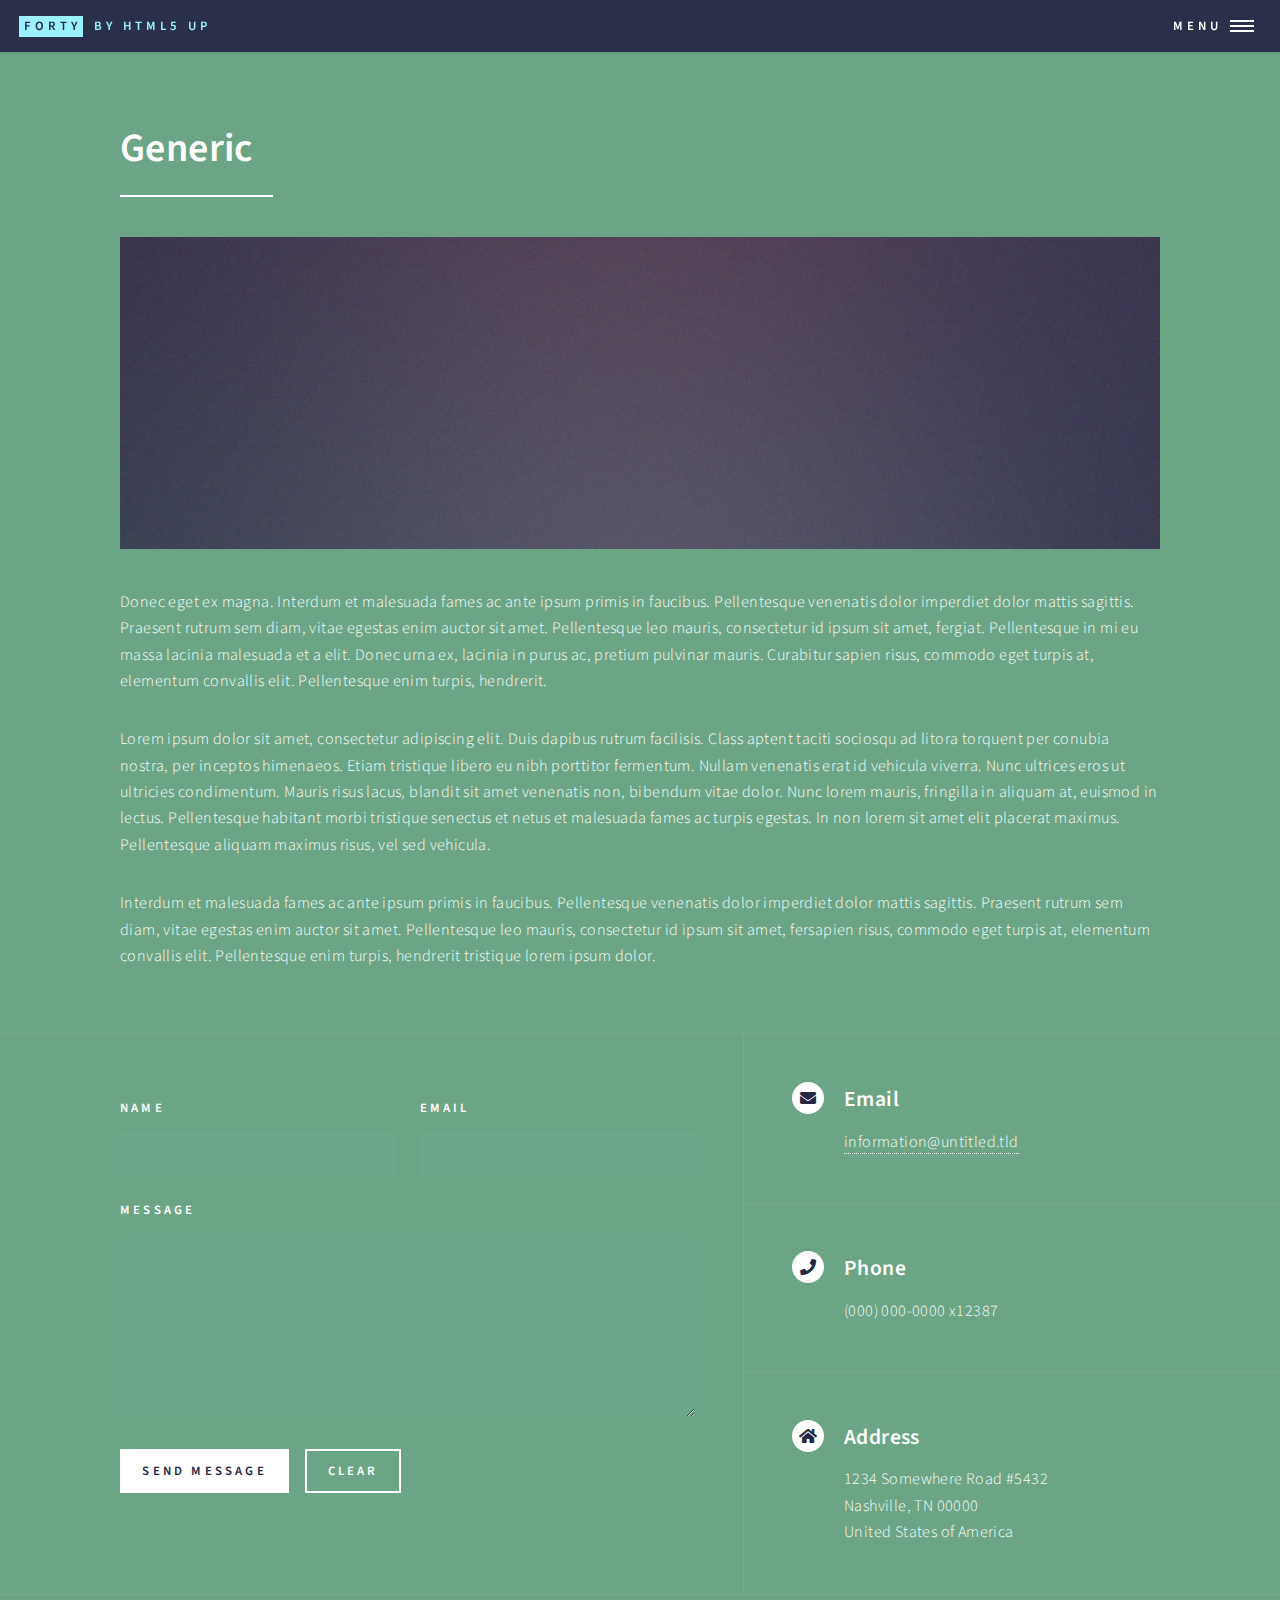
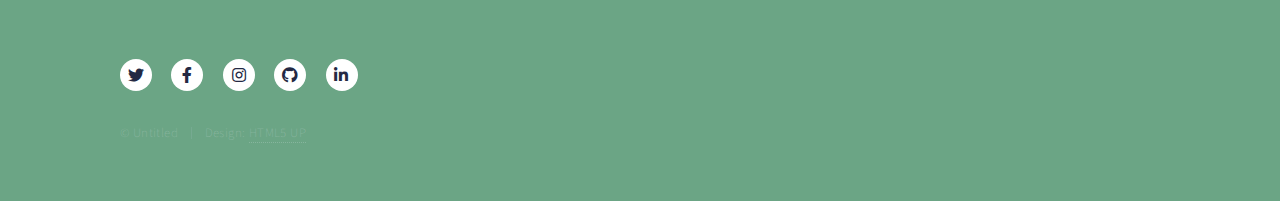
<file: generic.html>
<!DOCTYPE HTML>
<!--
	Forty by HTML5 UP
	html5up.net | @ajlkn
	Free for personal and commercial use under the CCA 3.0 license (html5up.net/license)
-->
<html>
	<head>
		<title>Generic - Forty by HTML5 UP</title>
		<meta charset="utf-8" />
		<meta name="viewport" content="width=device-width, initial-scale=1, user-scalable=no" />
		<link rel="stylesheet" href="assets/css/main.css" />
		<noscript><link rel="stylesheet" href="assets/css/noscript.css" /></noscript>
	</head>
	<body class="is-preload">

		<!-- Wrapper -->
			<div id="wrapper">

				<!-- Header -->
					<header id="header">
						<a href="index.html" class="logo"><strong>Forty</strong> <span>by HTML5 UP</span></a>
						<nav>
							<a href="#menu">Menu</a>
						</nav>
					</header>

				<!-- Menu -->
					<nav id="menu">
						<ul class="links">
							<li><a href="index.html">Home</a></li>
							<li><a href="landing.html">Landing</a></li>
							<li><a href="generic.html">Generic</a></li>
							<li><a href="elements.html">Elements</a></li>
						</ul>
						<ul class="actions stacked">
							<li><a href="#" class="button primary fit">Get Started</a></li>
							<li><a href="#" class="button fit">Log In</a></li>
						</ul>
					</nav>

				<!-- Main -->
					<div id="main" class="alt">

						<!-- One -->
							<section id="one">
								<div class="inner">
									<header class="major">
										<h1>Generic</h1>
									</header>
									<span class="image main"><img src="images/pic11.jpg" alt="" /></span>
									<p>Donec eget ex magna. Interdum et malesuada fames ac ante ipsum primis in faucibus. Pellentesque venenatis dolor imperdiet dolor mattis sagittis. Praesent rutrum sem diam, vitae egestas enim auctor sit amet. Pellentesque leo mauris, consectetur id ipsum sit amet, fergiat. Pellentesque in mi eu massa lacinia malesuada et a elit. Donec urna ex, lacinia in purus ac, pretium pulvinar mauris. Curabitur sapien risus, commodo eget turpis at, elementum convallis elit. Pellentesque enim turpis, hendrerit.</p>
									<p>Lorem ipsum dolor sit amet, consectetur adipiscing elit. Duis dapibus rutrum facilisis. Class aptent taciti sociosqu ad litora torquent per conubia nostra, per inceptos himenaeos. Etiam tristique libero eu nibh porttitor fermentum. Nullam venenatis erat id vehicula viverra. Nunc ultrices eros ut ultricies condimentum. Mauris risus lacus, blandit sit amet venenatis non, bibendum vitae dolor. Nunc lorem mauris, fringilla in aliquam at, euismod in lectus. Pellentesque habitant morbi tristique senectus et netus et malesuada fames ac turpis egestas. In non lorem sit amet elit placerat maximus. Pellentesque aliquam maximus risus, vel sed vehicula.</p>
									<p>Interdum et malesuada fames ac ante ipsum primis in faucibus. Pellentesque venenatis dolor imperdiet dolor mattis sagittis. Praesent rutrum sem diam, vitae egestas enim auctor sit amet. Pellentesque leo mauris, consectetur id ipsum sit amet, fersapien risus, commodo eget turpis at, elementum convallis elit. Pellentesque enim turpis, hendrerit tristique lorem ipsum dolor.</p>
								</div>
							</section>

					</div>

				<!-- Contact -->
					<section id="contact">
						<div class="inner">
							<section>
								<form method="post" action="#">
									<div class="fields">
										<div class="field half">
											<label for="name">Name</label>
											<input type="text" name="name" id="name" />
										</div>
										<div class="field half">
											<label for="email">Email</label>
											<input type="text" name="email" id="email" />
										</div>
										<div class="field">
											<label for="message">Message</label>
											<textarea name="message" id="message" rows="6"></textarea>
										</div>
									</div>
									<ul class="actions">
										<li><input type="submit" value="Send Message" class="primary" /></li>
										<li><input type="reset" value="Clear" /></li>
									</ul>
								</form>
							</section>
							<section class="split">
								<section>
									<div class="contact-method">
										<span class="icon solid alt fa-envelope"></span>
										<h3>Email</h3>
										<a href="#">information@untitled.tld</a>
									</div>
								</section>
								<section>
									<div class="contact-method">
										<span class="icon solid alt fa-phone"></span>
										<h3>Phone</h3>
										<span>(000) 000-0000 x12387</span>
									</div>
								</section>
								<section>
									<div class="contact-method">
										<span class="icon solid alt fa-home"></span>
										<h3>Address</h3>
										<span>1234 Somewhere Road #5432<br />
										Nashville, TN 00000<br />
										United States of America</span>
									</div>
								</section>
							</section>
						</div>
					</section>

				<!-- Footer -->
					<footer id="footer">
						<div class="inner">
							<ul class="icons">
								<li><a href="#" class="icon brands alt fa-twitter"><span class="label">Twitter</span></a></li>
								<li><a href="#" class="icon brands alt fa-facebook-f"><span class="label">Facebook</span></a></li>
								<li><a href="#" class="icon brands alt fa-instagram"><span class="label">Instagram</span></a></li>
								<li><a href="#" class="icon brands alt fa-github"><span class="label">GitHub</span></a></li>
								<li><a href="#" class="icon brands alt fa-linkedin-in"><span class="label">LinkedIn</span></a></li>
							</ul>
							<ul class="copyright">
								<li>&copy; Untitled</li><li>Design: <a href="https://html5up.net">HTML5 UP</a></li>
							</ul>
						</div>
					</footer>

			</div>

		<!-- Scripts -->
			<script src="assets/js/jquery.min.js"></script>
			<script src="assets/js/jquery.scrolly.min.js"></script>
			<script src="assets/js/jquery.scrollex.min.js"></script>
			<script src="assets/js/browser.min.js"></script>
			<script src="assets/js/breakpoints.min.js"></script>
			<script src="assets/js/util.js"></script>
			<script src="assets/js/main.js"></script>

	</body>
</html>
</file>
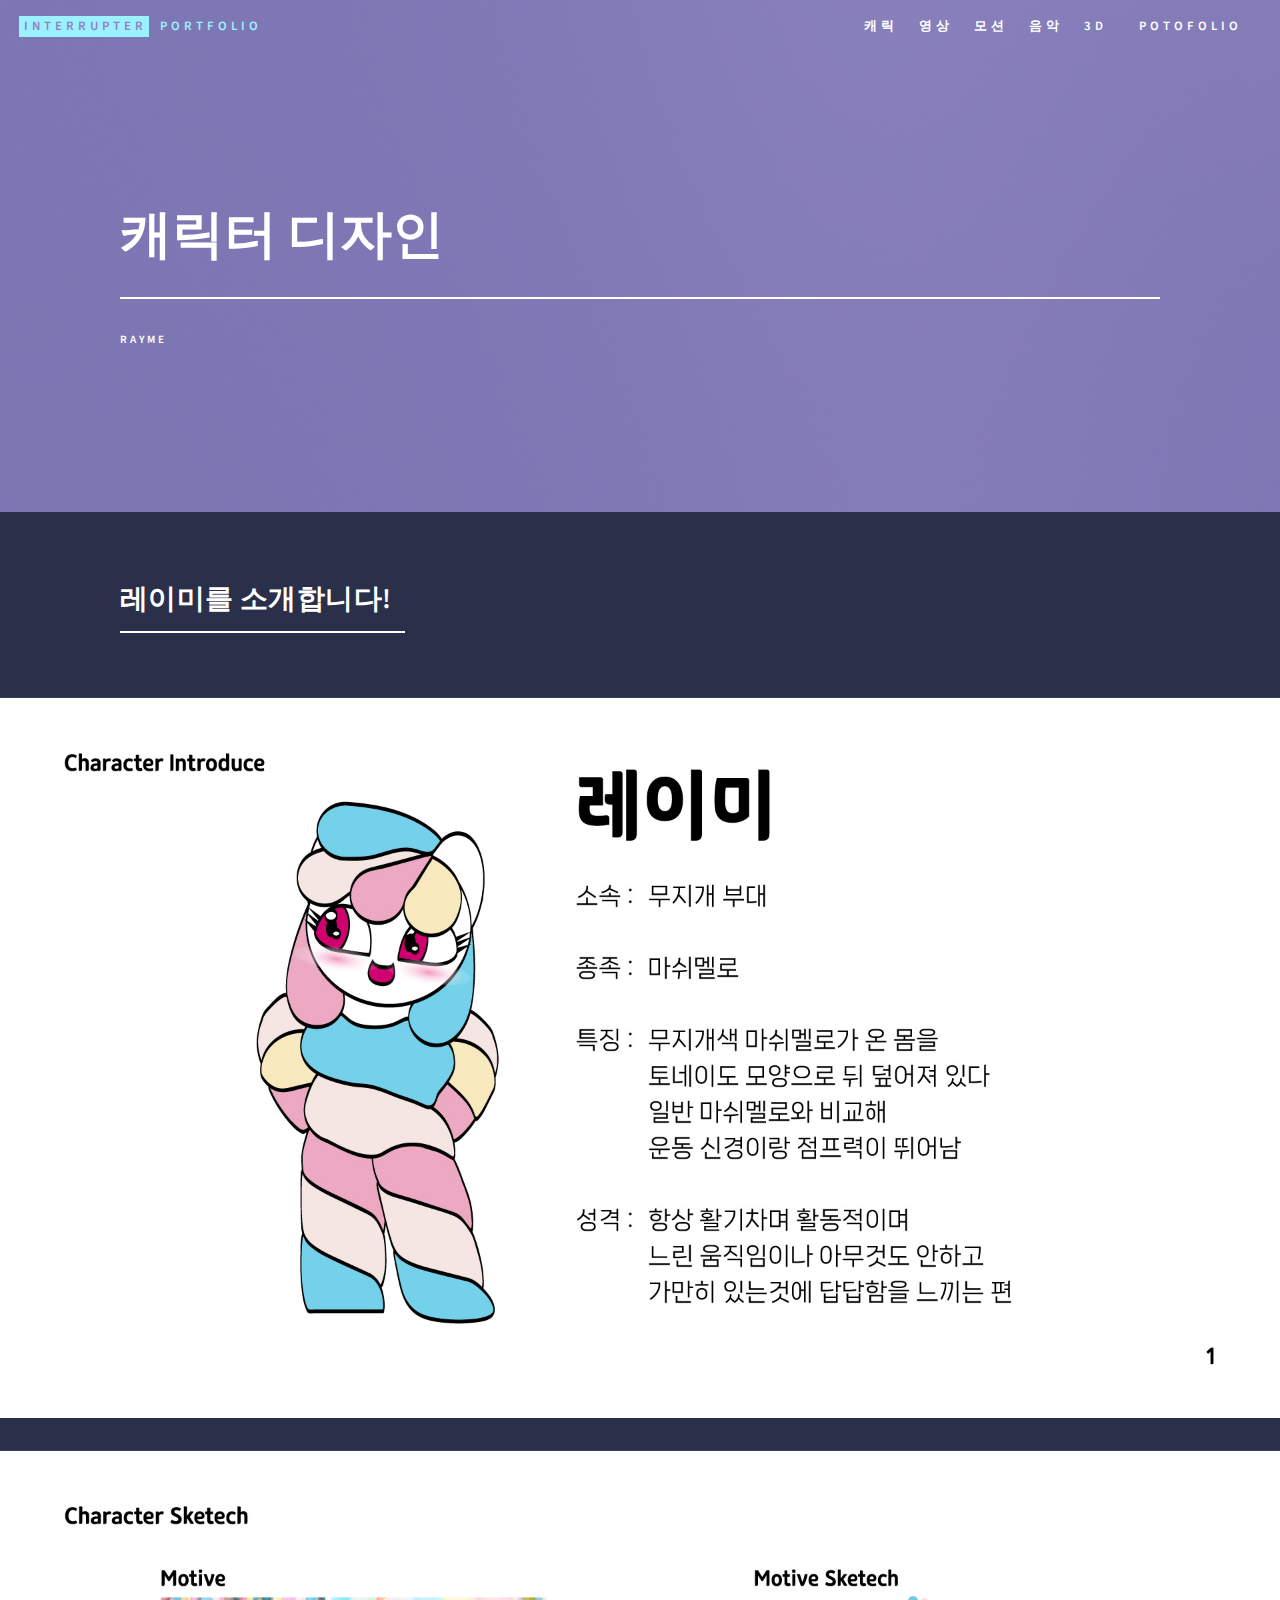
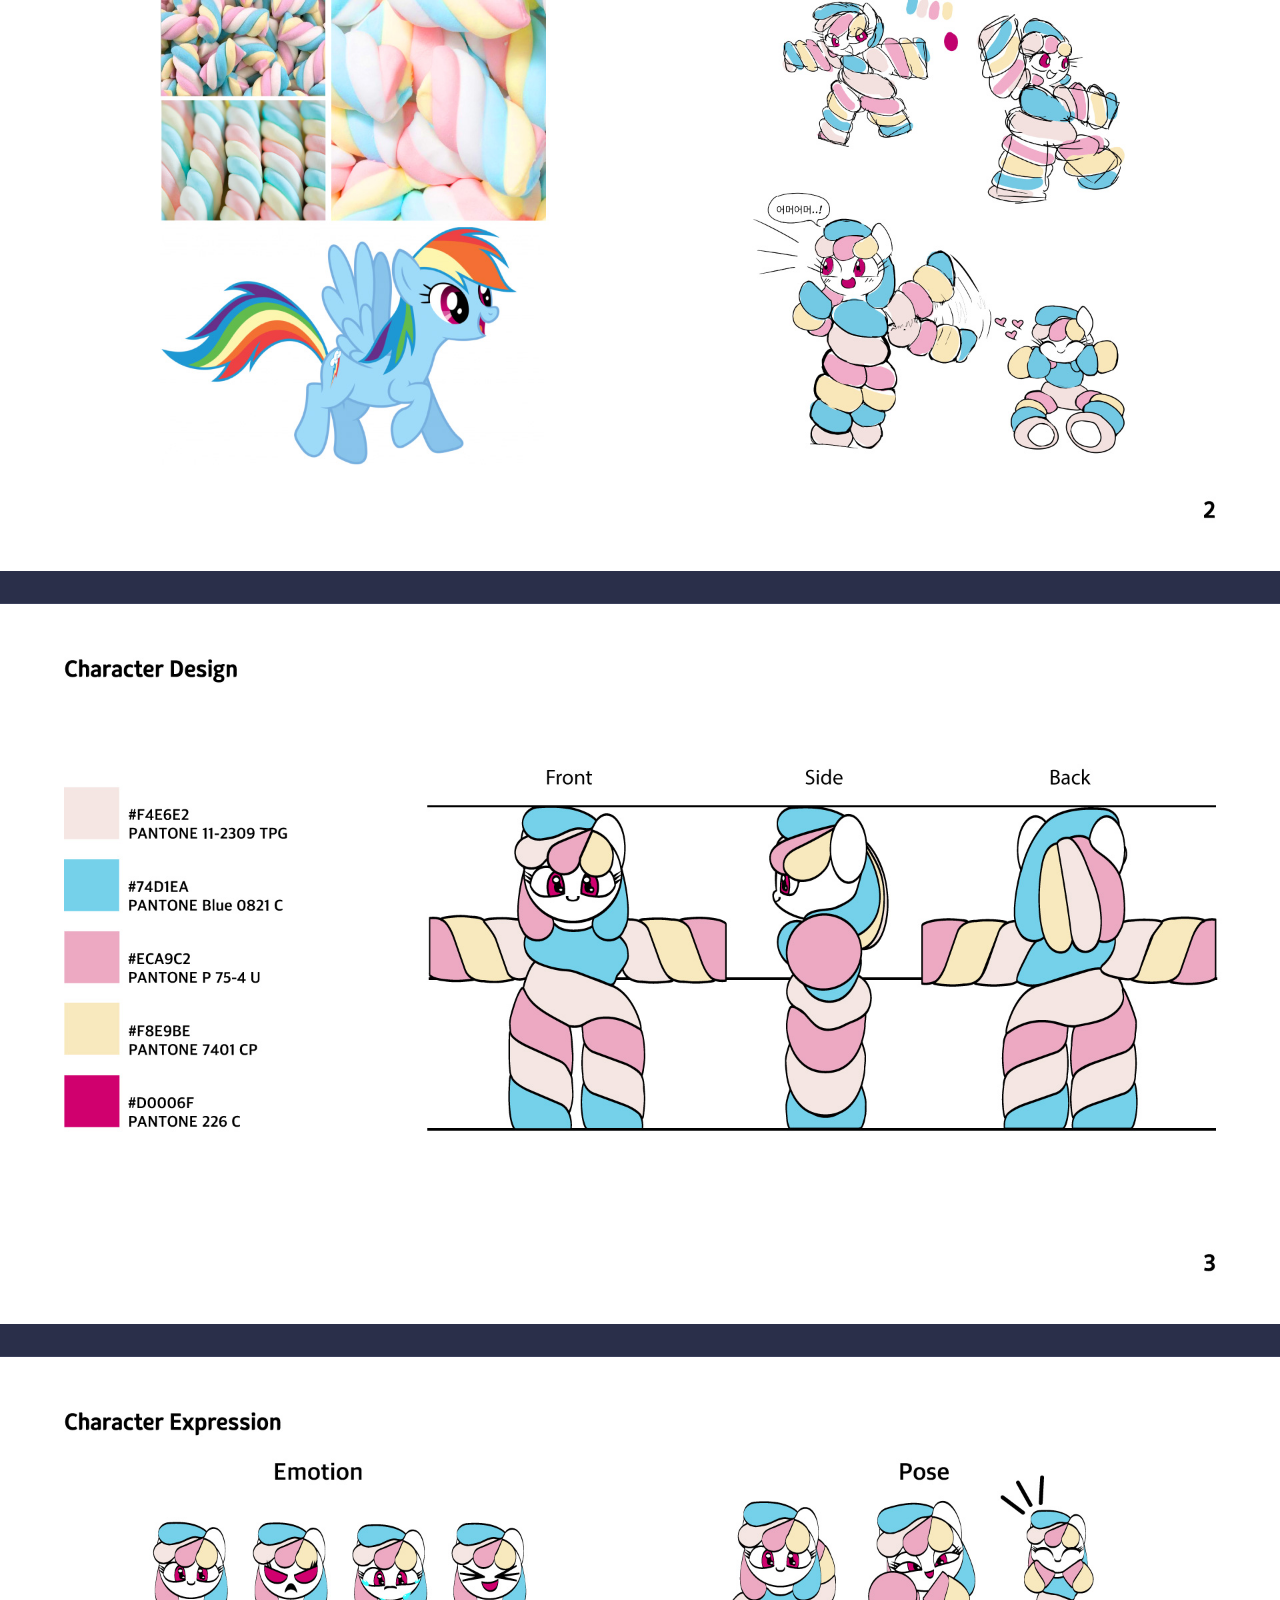
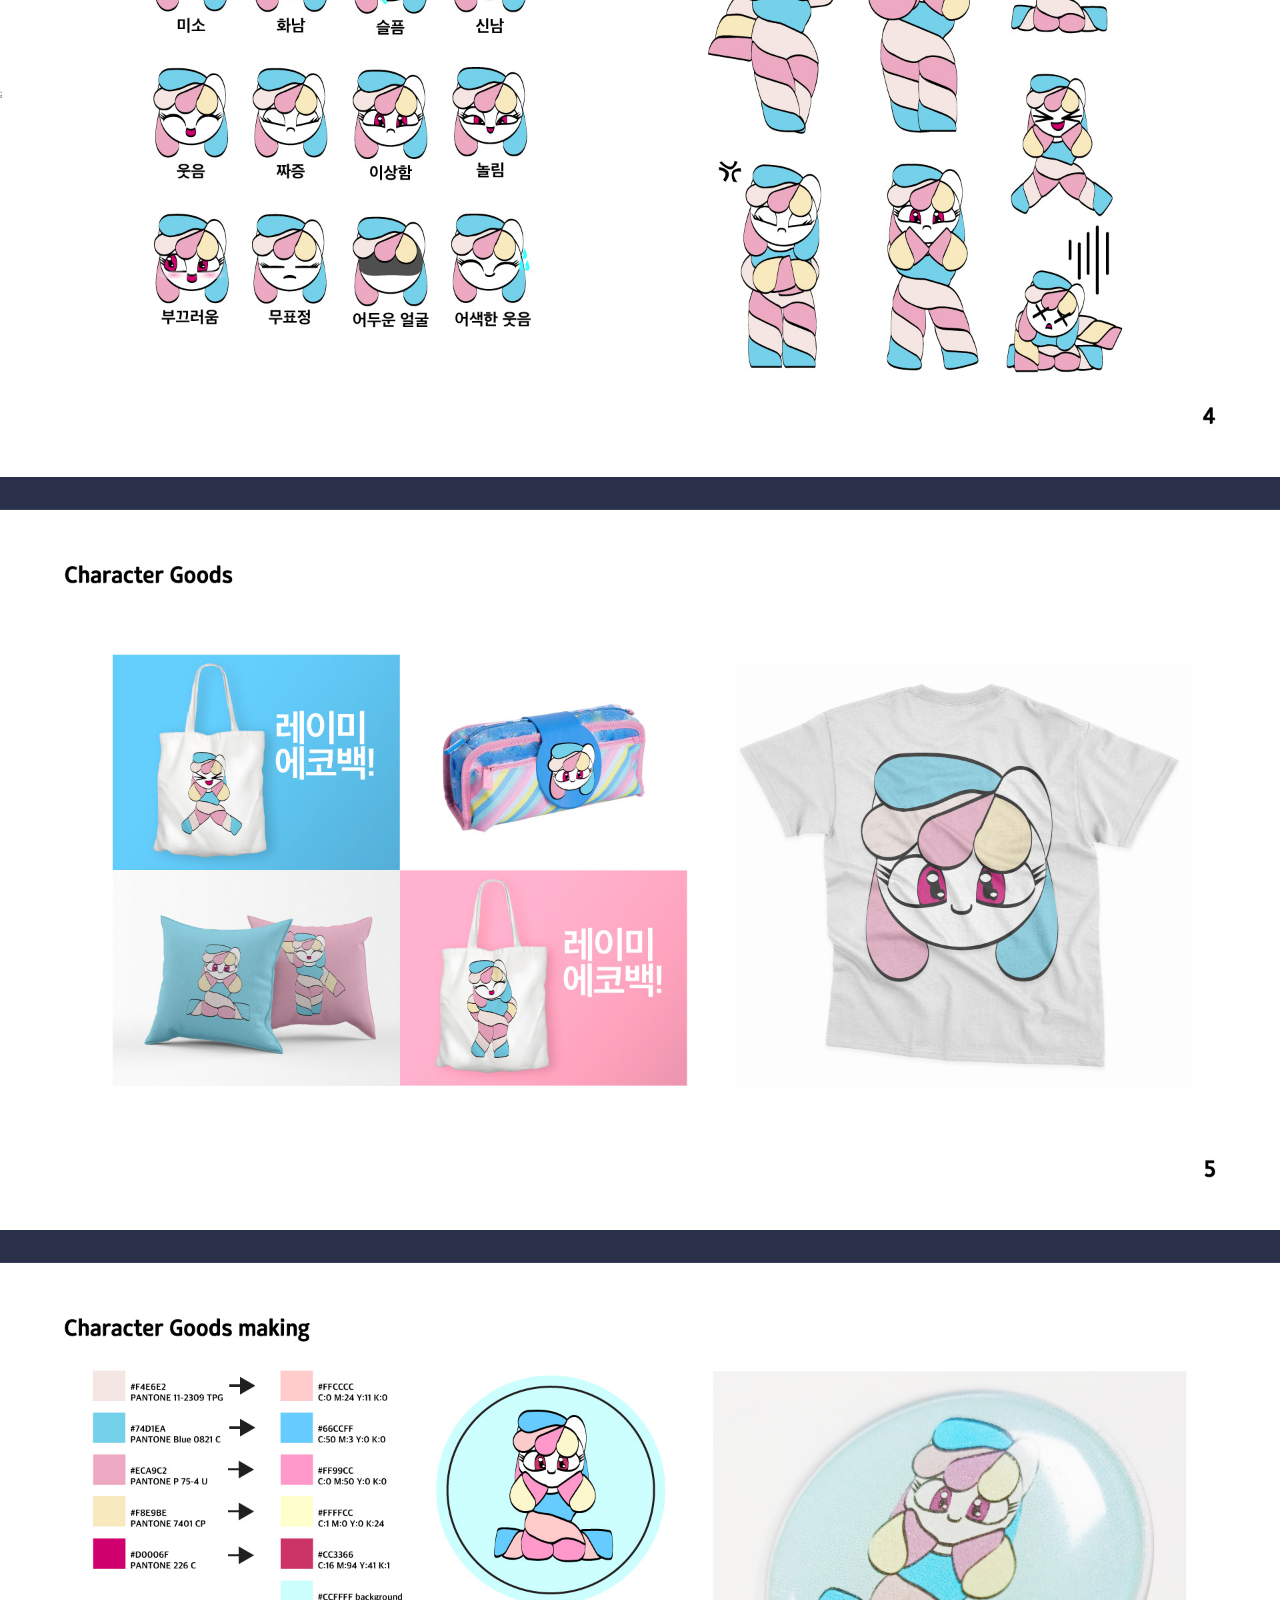
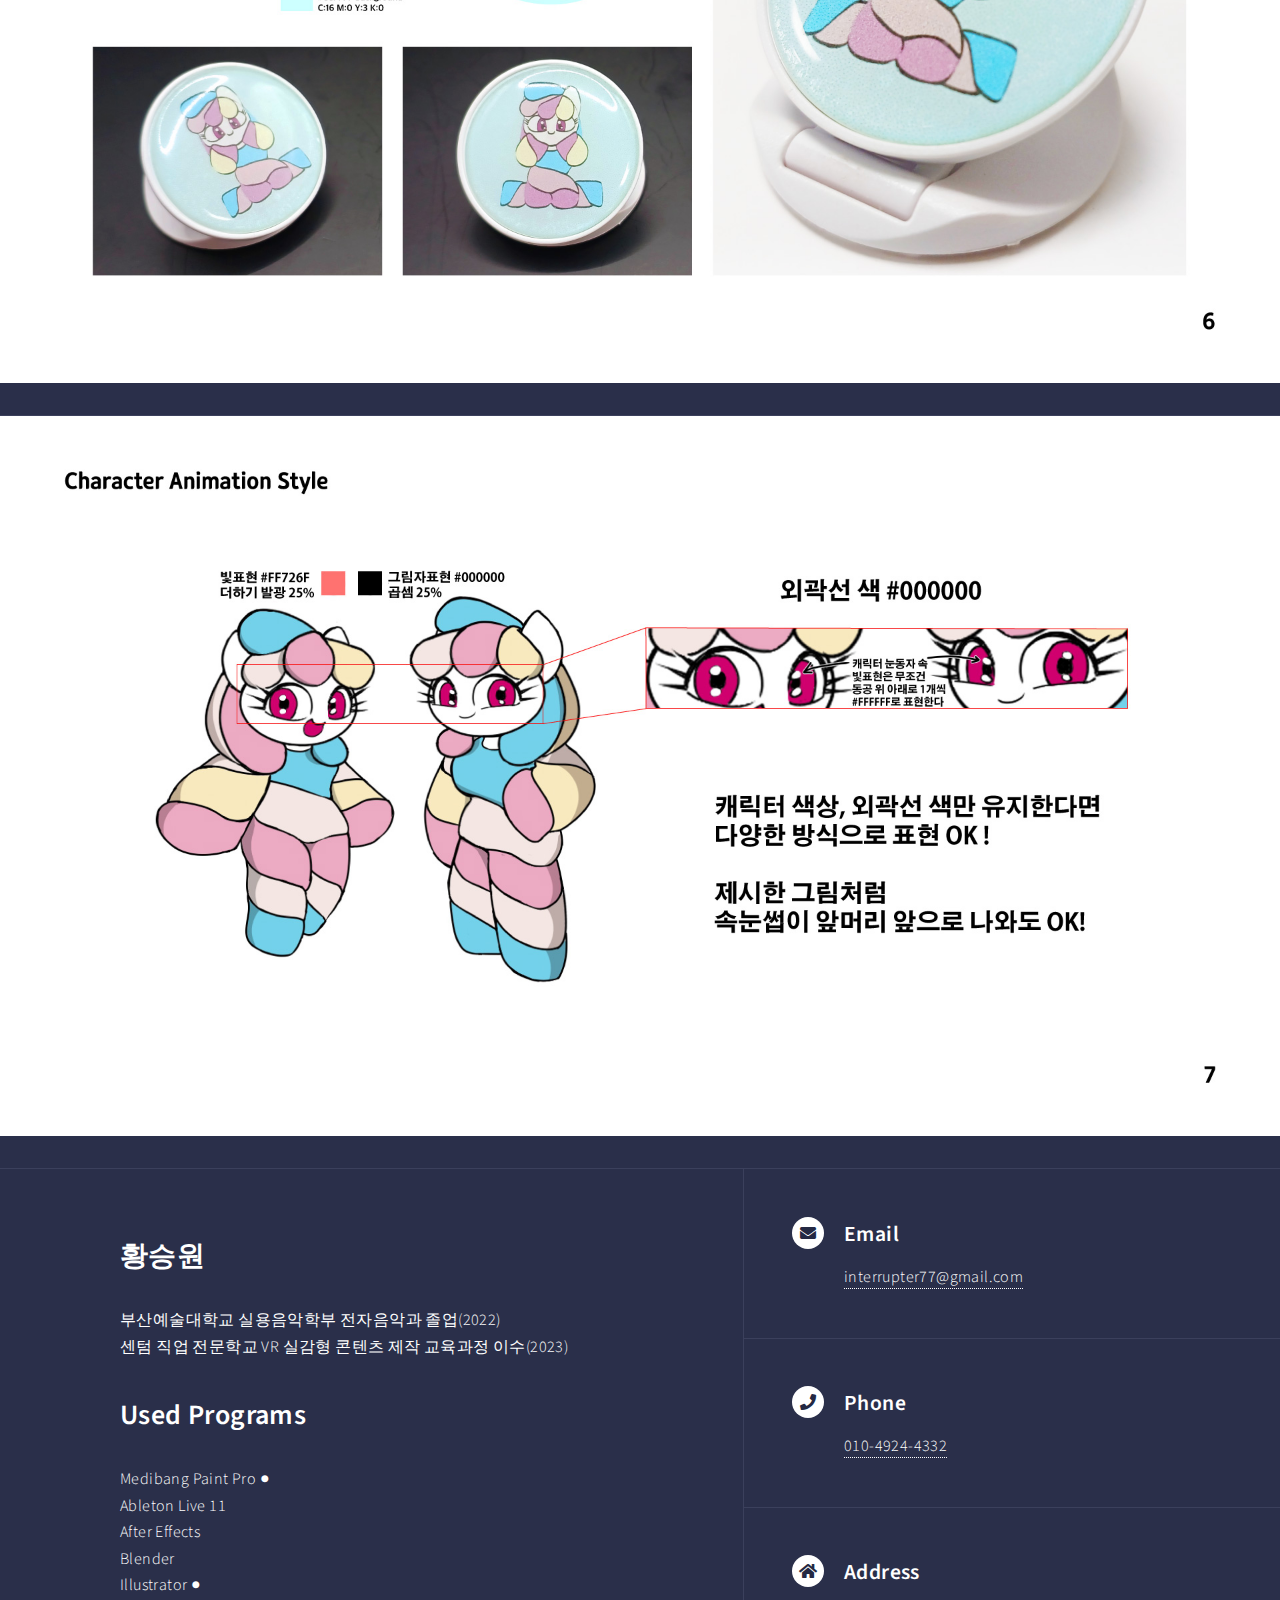
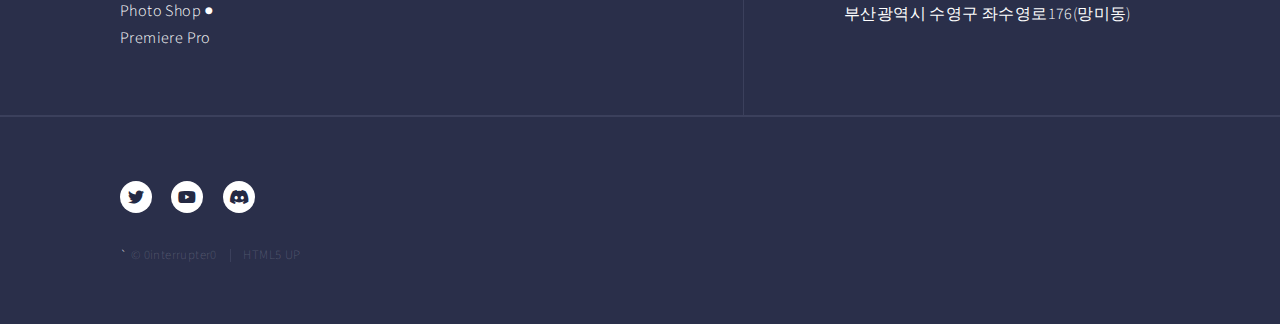
<file: landing1.html>
<!DOCTYPE HTML>
<!--
	Forty by HTML5 UP
	html5up.net | @ajlkn
	Free for personal and commercial use under the CCA 3.0 license (html5up.net/license)
-->
<html>
	<head>
		<title>캐릭터 디자인</title>
		<meta charset="utf-8" />
		<meta name="viewport" content="width=device-width, initial-scale=1, user-scalable=no" />
		<link rel="stylesheet" href="assets/css/main.css" />
		<noscript><link rel="stylesheet" href="assets/css/noscript.css" /></noscript>
	</head>
	<body class="is-preload">

		<!-- Wrapper -->
			<div id="wrapper">

				<!-- Header -->
				<!-- Note: The "styleN" class below should match that of the banner element. -->
					<header id="header" class="alt style2">
						<a href="index.html" class="logo"><strong>Interrupter</strong> <span>Portfolio</span></a>
						<nav >
						<a href="landing1.html" class="me"><span>캐릭</span></a>
						<a href="landing2.html" class="me"><span>영상</span></a>
						<a href="landing3.html" class="me"><span>모션</span></a>
												<!-- <a href="landing6.html" class="me"><span>음악</span></a> -->
						<a href="landing6.html" class="me"><span>음악</span></a>
						<a href="landing5.html" class="me"><span>3D</span></a>
						<a href="landing9.html" class="me"><span>Potofolio</span></a>

							<a href=""></a>
						</nav>
					</header>

				<!-- Menu -->
					<nav id="menu">
						<ul class="links">
							<li><a href="index.html">Home</a></li>
							<li><a href="landing.html">Landing</a></li>
							<li><a href="generic.html">Generic</a></li>
							<li><a href="elements.html">Elements</a></li>
						</ul>
						<ul class="actions stacked">
							<li><a href="#" class="button primary fit">Get Started</a></li>
							<li><a href="#" class="button fit">Log In</a></li>
						</ul>
					</nav>

				<!-- Banner -->
				<!-- Note: The "styleN" class below should match that of the header element. -->
					<section id="banner" class="style2">
						<div class="inner">
							<span class="image">
								<img src="images/pic07.jpg" alt="" />
							</span>
							<header class="major">
								<h1>캐릭터 디자인</h1>
							</header>
							<div class="content">
								<p>Rayme</p>
							</div>
						</div>
					</section>

				<!-- Main -->
					<div id="main">

						<!-- One -->
							<section id="one">
								<div class="inner">
									<header class="major">
										<h2>레이미를 소개합니다!</h2>
									</header>
									<p></p>
								</div>
							</section>
							<section id="two">
								<span class="image fit" >
									<img src="images/캐릭터-디자이-포폴(레이미)1.jpg" alt="" />
								</span>
							</section>
							<section id="two">
								<span class="image fit" >
									<img src="images/캐릭터-디자이-포폴(레이미)2.jpg" alt="" />
								</span>
							</section>
							<section id="two">
								<span class="image fit" >
									<img src="images/캐릭터-디자이-포폴(레이미)3.jpg" alt="" />
								</span>
							</section>
							<section id="two">
								<span class="image fit" >
									<img src="images/캐릭터-디자이-포폴(레이미)4.jpg" alt="" />
								</span>
							</section>
							<section id="two">
								<span class="image fit" >
									<img src="images/캐릭터-디자이-포폴(레이미)5.jpg" alt="" />
								</span>
							</section>
							<section id="two">
								<span class="image fit" >
									<img src="images/캐릭터-디자이-포폴(레이미)6.jpg" alt="" />
								</span>
							</section>
							<section id="two">
								<span class="image fit" >
									<img src="images/캐릭터-디자이-포폴(레이미)7.jpg" alt="" />
								</span>
							</section>

						<!-- Two -->

				<!-- Contact -->
				<section id="contact">
					<div class="inner">
						<section>
							<form method="post" action="#">
								<h2>황승원</h2>
								<p>부산예술대학교 실용음악학부 전자음악과 졸업(2022)<br>센텀 직업 전문학교 VR 실감형 콘텐츠 제작 교육과정 이수(2023)</p>
								<h2>Used Programs</h2>
								<p>Medibang Paint Pro ●<br>Ableton Live 11<br>After Effects<br>Blender<br>Illustrator ●<br>Photo Shop ●<br>Premiere Pro</p>	
							</form>
						</section>
						<section class="split">
							<section>
								<div class="contact-method">
									<span class="icon solid alt fa-envelope"></span>
									<h3>Email</h3>
									<a class="email" onclick="handleEmailClick('interrupter77@gmail.com')">interrupter77@gmail.com</a>
								  </div>
							</section>
							<section>
								<div class="contact-method">
									<span class="icon solid alt fa-phone"></span>
									<h3>Phone</h3>
									<a href="#" onclick="copyTextToClipboard('010-4924-4332'); return false;">010-4924-4332</a>
								</div>
							</section>
							<section>
								<div class="contact-method">
									<span class="icon solid alt fa-home"></span>
									<h3>Address</h3>
									<span>부산광역시 수영구 좌수영로176(망미동)</span>
								</div>
							</section>
						</section>
					</div>
				</section>

				<!-- Footer -->
				<footer id="footer">
					<div class="inner">
						<ul class="icons">
							<li><a href="https://twitter.com/0interrupter0" target="_blank" class="icon brands alt fa-twitter"><span class="label">Twitter</span></a></li>
							<li><a href="https://www.youtube.com/@interrupter0" target="_blank" class="icon brands alt fa-youtube"><span class="label">youtube</span></a></li>
							<li><a class="icon brands alt fa-discord"><span class="label">discord</span></a></li>
							<!-- <li><button id="myButton">복사</button></li> -->
						</ul>
						<ul class="copyright">`
							<li>&copy; 0interrupter0</li><li>HTML5 UP</li>
						</ul>
					</div>
				</footer>

		</div>

	<!-- Scripts -->
		<script src="assets/js/jquery.min.js"></script>
		<script src="assets/js/jquery.scrolly.min.js"></script>
		<script src="assets/js/jquery.scrollex.min.js"></script>
		<script src="assets/js/browser.min.js"></script>
		<script src="assets/js/breakpoints.min.js"></script>
		<script src="assets/js/util.js"></script>
		<script src="assets/js/main.js"></script>
		<script>
		document.querySelector(".icon.brands.alt.fa-discord").onclick = () => {
		  window.navigator.clipboard.writeText("Interrupter#1141").then(() => {
		alert("디스코드 친구 추가 코드 'Interrupter#1141'가 클립보드에 복사되었습니다!");
			  });
			};
		  </script>			

<script>
	function handleEmailClick(email) {
	  if (/iPhone|iPad|iPod|Android/i.test(navigator.userAgent)) {
		// 모바일 장치인 경우
		copyTextToClipboard(email);
	  } else {
		// 모바일 장치가 아닌 경우 (PC 등)
		window.location.href = "mailto:" + email;
	  }
	}
  
	function copyTextToClipboard(text) {
	  navigator.clipboard.writeText(text).then(function() {
		alert("'" + text + "'가 클립보드에 복사되었습니다!");
	  }, function(err) {
		console.error('텍스트 복사 실패: ', err);
	  });
	}
  </script>

	</body>
</html>
</file>
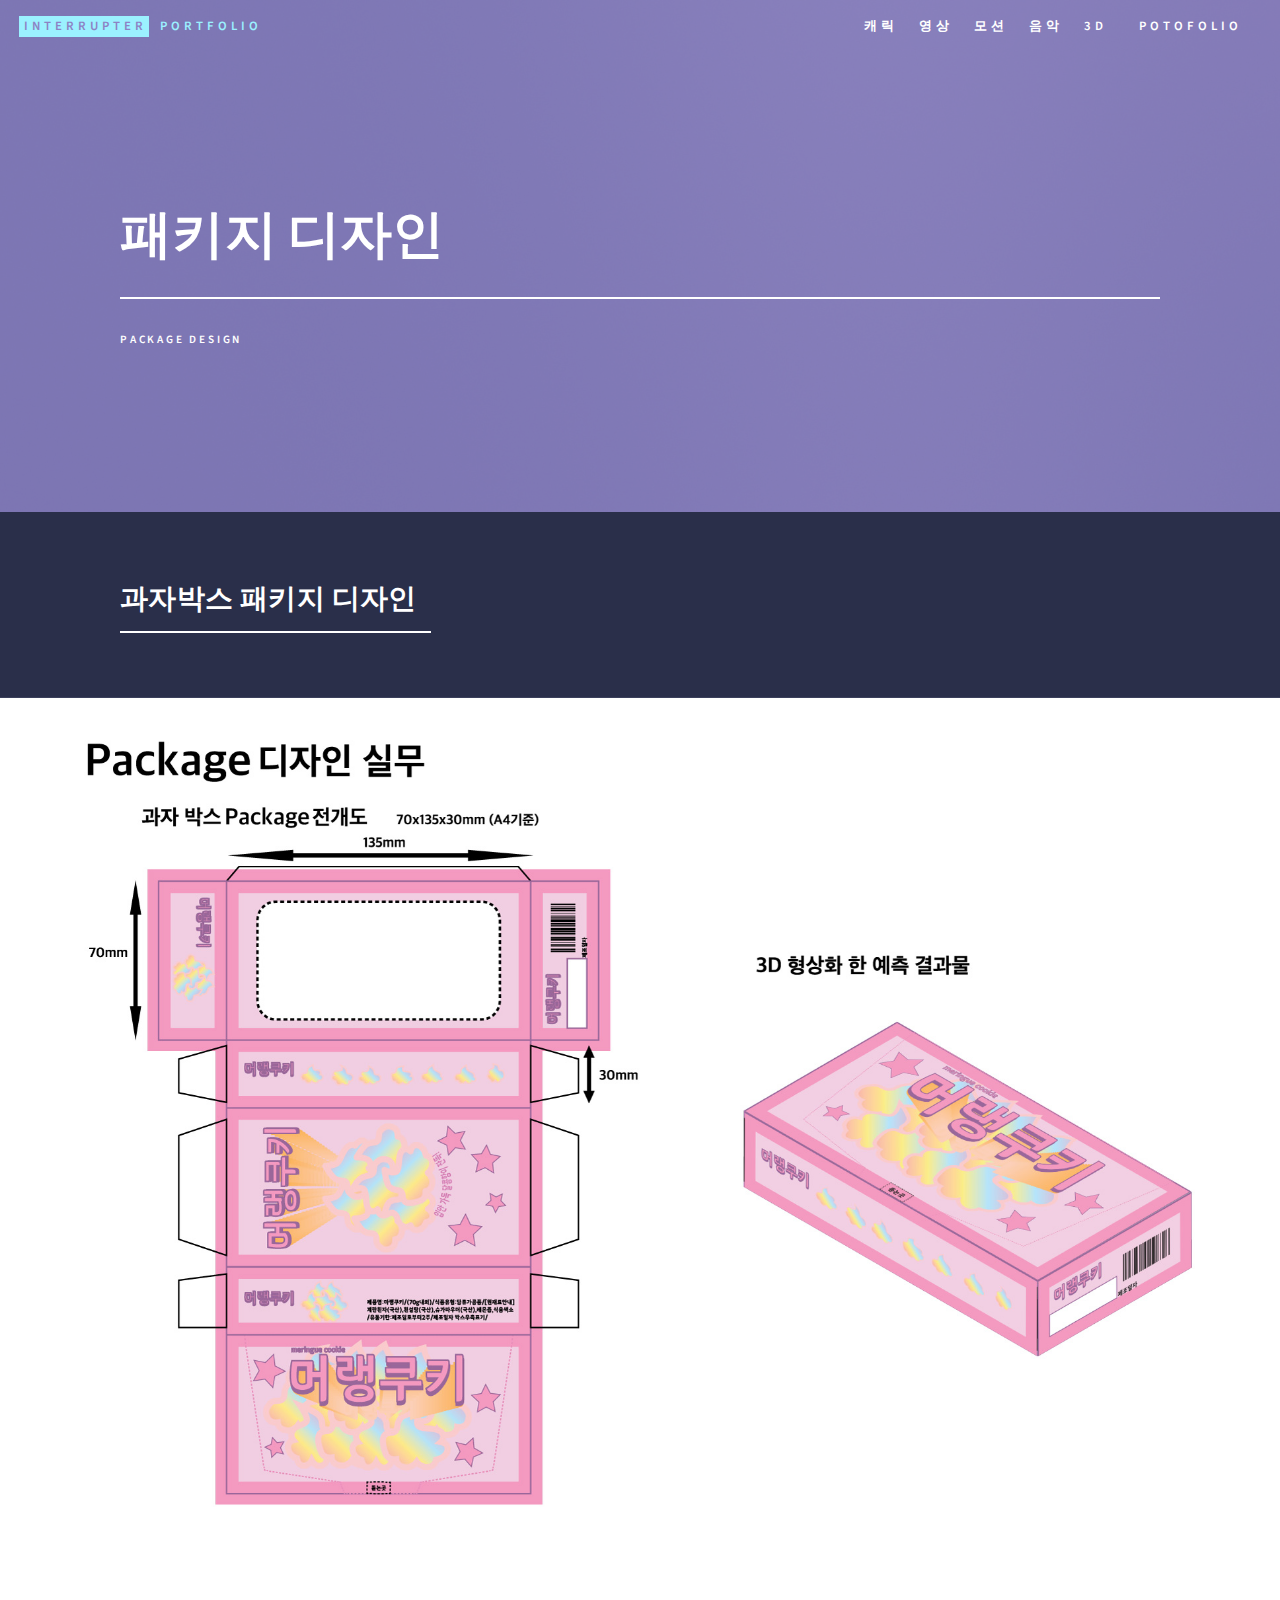
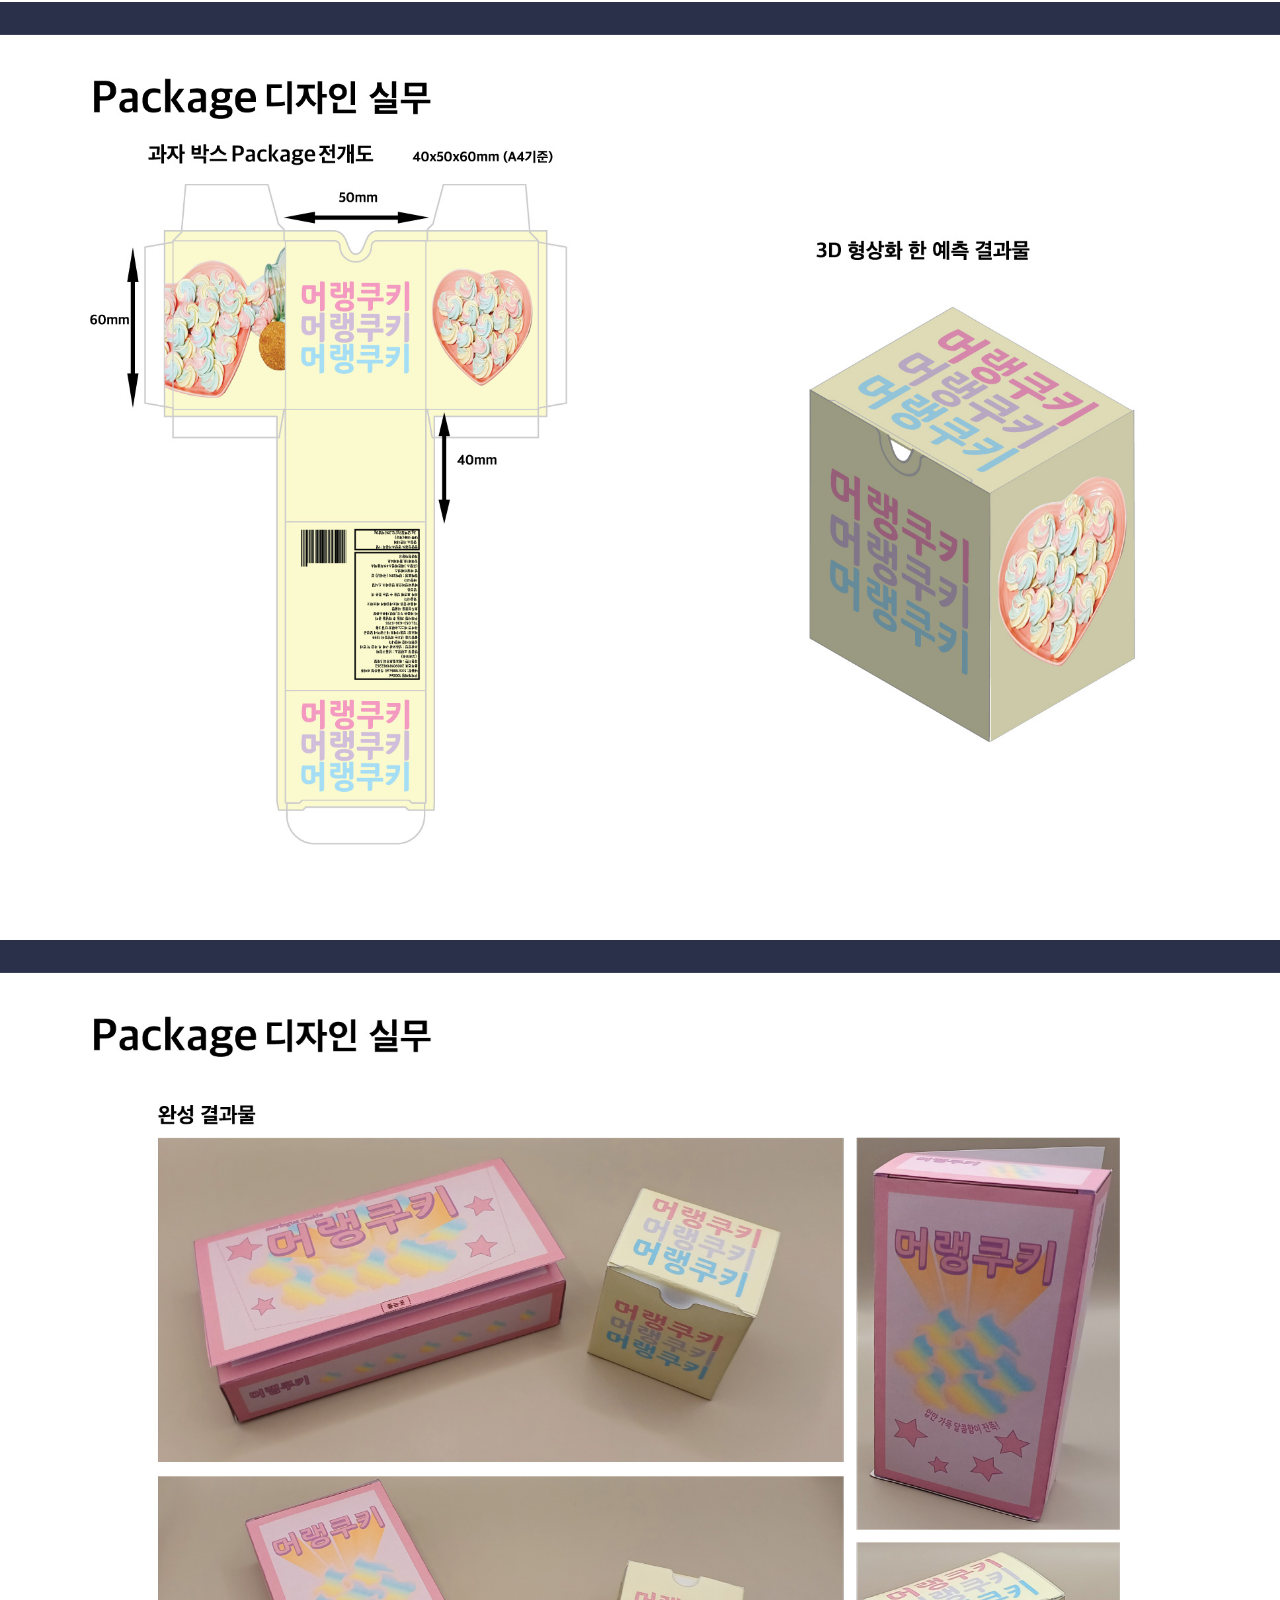
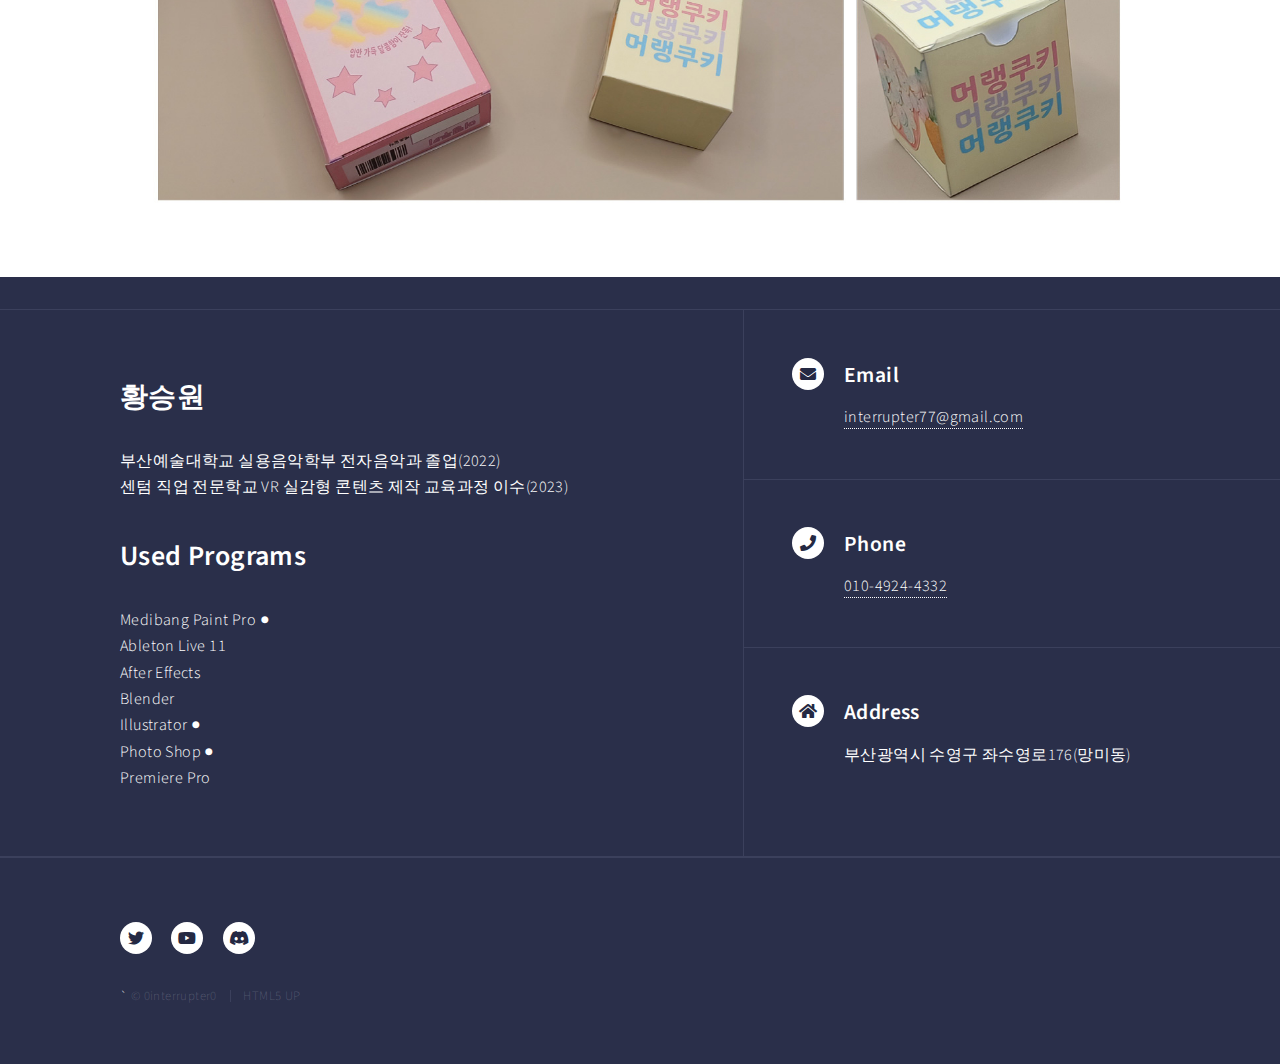
<file: landing4.html>
<!DOCTYPE HTML>
<!--
	Forty by HTML5 UP
	html5up.net | @ajlkn
	Free for personal and commercial use under the CCA 3.0 license (html5up.net/license)
-->
<html>
	<head>
		<title>패키지</title>
		<meta charset="utf-8" />
		<meta name="viewport" content="width=device-width, initial-scale=1, user-scalable=no" />
		<link rel="stylesheet" href="assets/css/main.css" />
		<noscript><link rel="stylesheet" href="assets/css/noscript.css" /></noscript>
	</head>
	<body class="is-preload">

		<!-- Wrapper -->
			<div id="wrapper">

				<!-- Header -->
				<!-- Note: The "styleN" class below should match that of the banner element. -->
					<header id="header" class="alt style2">
						<a href="index.html" class="logo"><strong>Interrupter</strong> <span>Portfolio</span></a>
						<nav >
						<a href="landing1.html" class="me"><span>캐릭</span></a>
						<a href="landing2.html" class="me"><span>영상</span></a>
						<a href="landing3.html" class="me"><span>모션</span></a>
												<!-- <a href="landing6.html" class="me"><span>음악</span></a> -->
						<a href="landing6.html" class="me"><span>음악</span></a>
						<a href="landing5.html" class="me"><span>3D</span></a>
						<a href="landing9.html" class="me"><span>Potofolio</span></a>

							<a href=""></a>
						</nav>
					</header>

				<!-- Menu -->
					<nav id="menu">
						<ul class="links">
							<li><a href="index.html">Home</a></li>
							<li><a href="landing.html">Landing</a></li>
							<li><a href="generic.html">Generic</a></li>
							<li><a href="elements.html">Elements</a></li>
						</ul>
						<ul class="actions stacked">
							<li><a href="#" class="button primary fit">Get Started</a></li>
							<li><a href="#" class="button fit">Log In</a></li>
						</ul>
					</nav>

				<!-- Banner -->
				<!-- Note: The "styleN" class below should match that of the header element. -->
					<section id="banner" class="style2">
						<div class="inner">
							<span class="image">
								<img src="images/pic07.jpg" alt="" />
							</span>
							<header class="major">
								<h1>패키지 디자인</h1>
							</header>
							<div class="content">
								<p>Package Design</p>
							</div>
						</div>
					</section>

				<!-- Main -->
					<div id="main">

						<!-- One -->
							<section id="one">
								<div class="inner">
									<header class="major">
										<h2>과자박스 패키지 디자인</h2>
									</header>
									<p></p>
								</div>
							</section>
							<section id="two">
								<span class="image fit" >
									<img src="images/패캐지-실무-포토폴리오-과자박스1.jpg" alt="" />
								</span>
							</section>
							<section id="two">
								<span class="image fit" >
									<img src="images/패캐지-실무-포토폴리오-과자박스2.jpg" alt="" />
								</span>
							</section>
							<section id="two">
								<span class="image fit" >
									<img src="images/패캐지-실무-포토폴리오-과자박스3.jpg" alt="" />
								</span>
							</section>
						<!-- Two -->

				<!-- Contact -->
				<section id="contact">
					<div class="inner">
						<section>
							<form method="post" action="#">
								<h2>황승원</h2>
								<p>부산예술대학교 실용음악학부 전자음악과 졸업(2022)<br>센텀 직업 전문학교 VR 실감형 콘텐츠 제작 교육과정 이수(2023)</p>
								<h2>Used Programs</h2>
								<p>Medibang Paint Pro ●<br>Ableton Live 11<br>After Effects<br>Blender<br>Illustrator ●<br>Photo Shop ●<br>Premiere Pro</p>	
							</form>
						</section>
						<section class="split">
							<section>
								<div class="contact-method">
									<span class="icon solid alt fa-envelope"></span>
									<h3>Email</h3>
									<a class="email" onclick="copyTextToClipboard('interrupter77@gmail.com')">interrupter77@gmail.com</a>
								</div>
							</section>
							<section>
								<div class="contact-method">
									<span class="icon solid alt fa-phone"></span>
									<h3>Phone</h3>
									<a href="#" onclick="copyTextToClipboard('010-4924-4332'); return false;">010-4924-4332</a>
								</div>
							</section>
							<section>
								<div class="contact-method">
									<span class="icon solid alt fa-home"></span>
									<h3>Address</h3>
									<span>부산광역시 수영구 좌수영로176(망미동)</span>
								</div>
							</section>
						</section>
					</div>
				</section>

				<!-- Footer -->
				<footer id="footer">
					<div class="inner">
						<ul class="icons">
							<li><a href="https://twitter.com/0interrupter0" target="_blank" class="icon brands alt fa-twitter"><span class="label">Twitter</span></a></li>
							<li><a href="https://www.youtube.com/@interrupter0" target="_blank" class="icon brands alt fa-youtube"><span class="label">youtube</span></a></li>
							<li><a class="icon brands alt fa-discord"><span class="label">discord</span></a></li>
							<!-- <li><button id="myButton">복사</button></li> -->
						</ul>
						<ul class="copyright">`
							<li>&copy; 0interrupter0</li><li>HTML5 UP</li>
						</ul>
					</div>
				</footer>

		</div>

	<!-- Scripts -->
		<script src="assets/js/jquery.min.js"></script>
		<script src="assets/js/jquery.scrolly.min.js"></script>
		<script src="assets/js/jquery.scrollex.min.js"></script>
		<script src="assets/js/browser.min.js"></script>
		<script src="assets/js/breakpoints.min.js"></script>
		<script src="assets/js/util.js"></script>
		<script src="assets/js/main.js"></script>
		<script>
		document.querySelector(".icon.brands.alt.fa-discord").onclick = () => {
		  window.navigator.clipboard.writeText("Interrupter#1141").then(() => {
		alert("디스코드 친구 추가 코드 'Interrupter#1141'가 클립보드에 복사되었습니다!");
			  });
			};
		  </script>			

<script>
  function handleEmailClick(email) {
    if (/iPhone|iPad|iPod|Android/i.test(navigator.userAgent)) {
      // 모바일 장치인 경우
      copyTextToClipboard(email);
    } else {
      // 모바일 장치가 아닌 경우 (PC 등)
      window.location.href = "mailto:" + email;
    }
  }

  function copyTextToClipboard(text) {
    navigator.clipboard.writeText(text).then(function() {
      alert("'" + text + "'가 클립보드에 복사되었습니다!");
    }, function(err) {
      console.error('텍스트 복사 실패: ', err);
    });
  }
</script>

	</body>
</html>
</file>
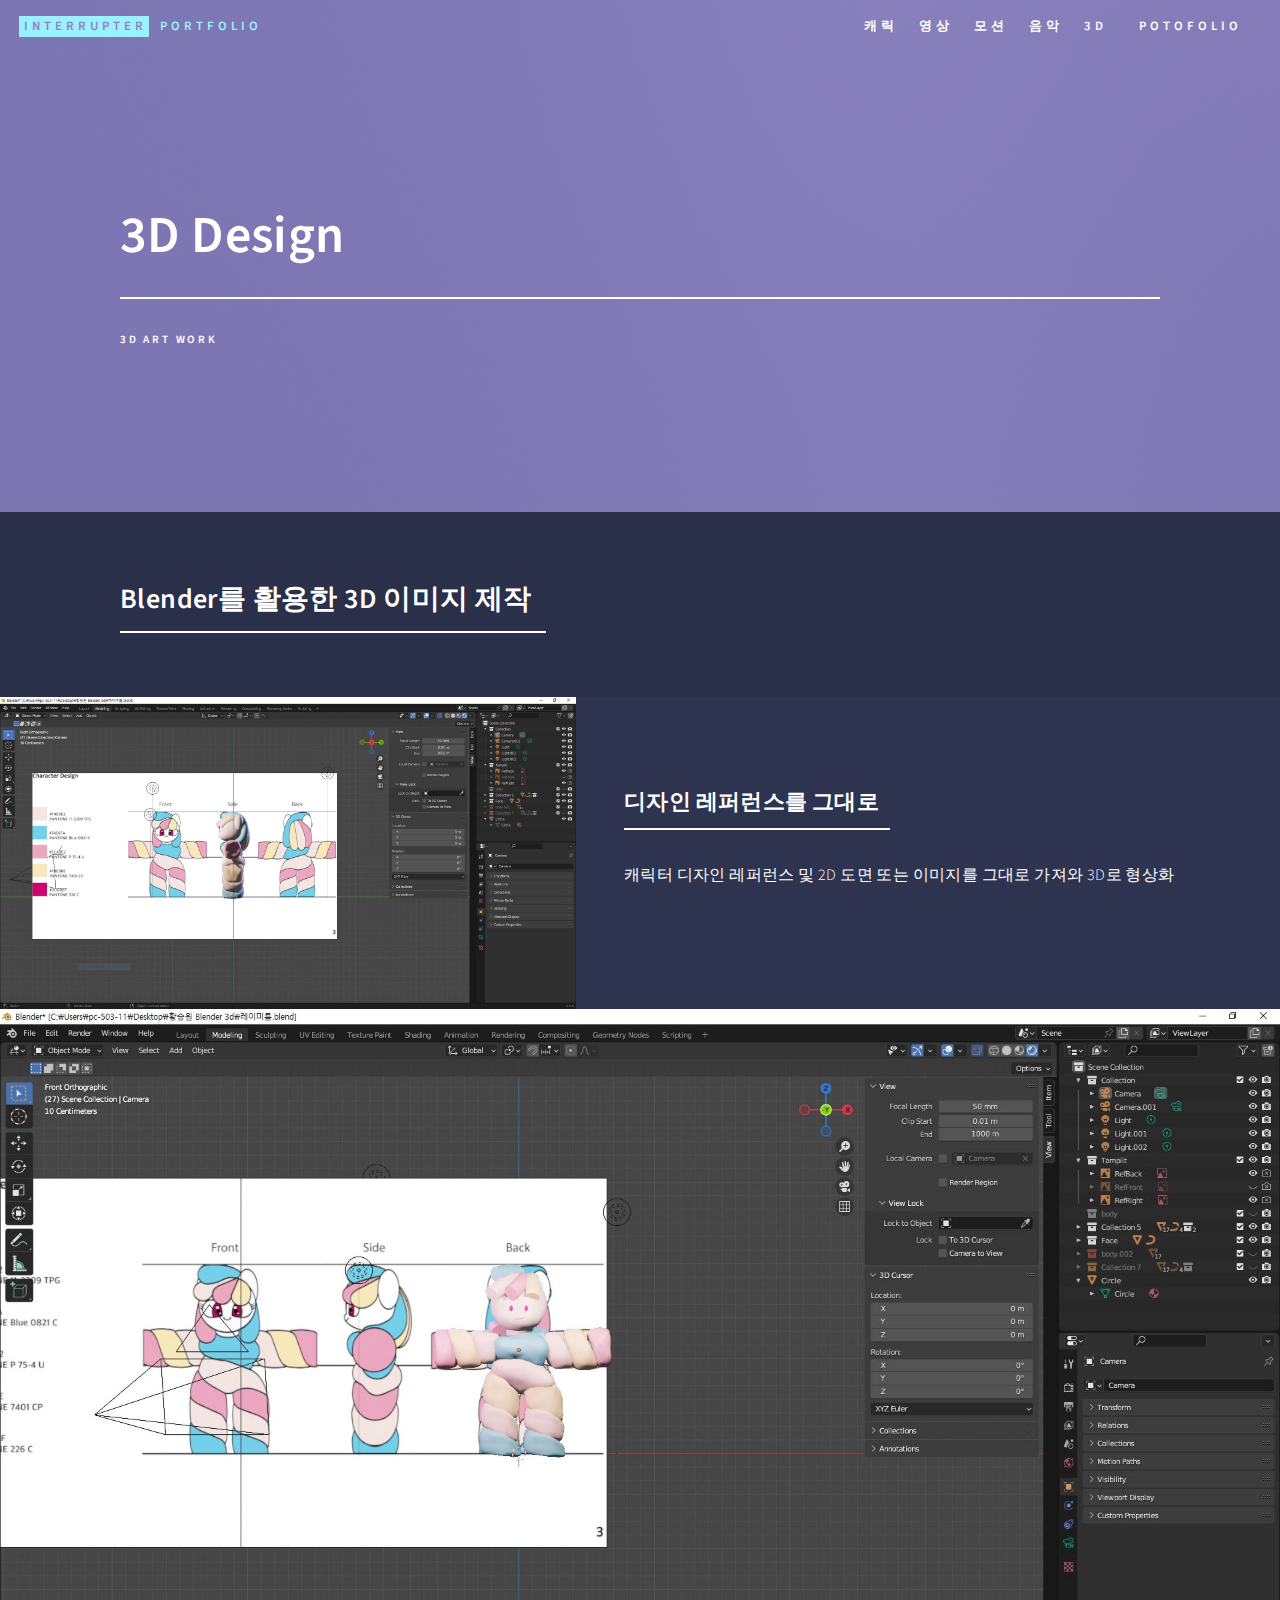
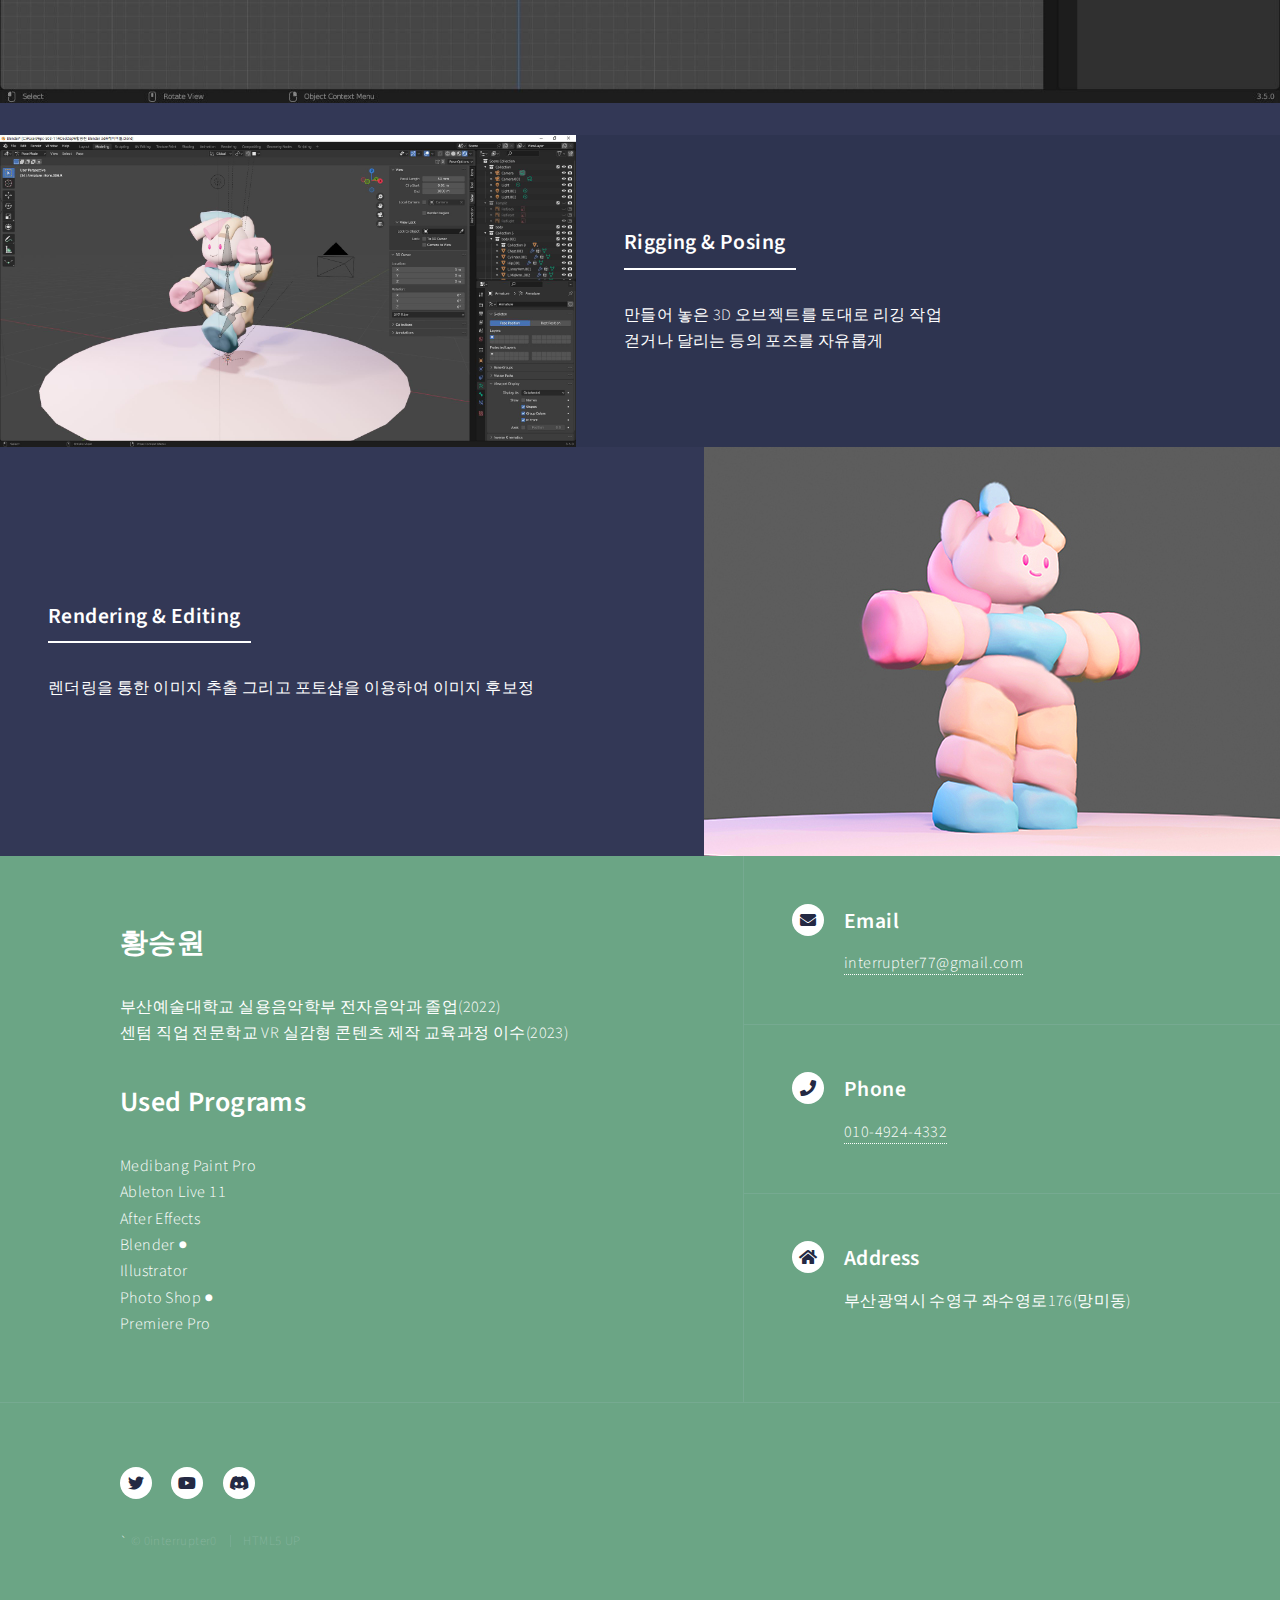
<file: landing5.html>
<!DOCTYPE HTML>
<!--
	Forty by HTML5 UP
	html5up.net | @ajlkn
	Free for personal and commercial use under the CCA 3.0 license (html5up.net/license)
-->
<html>
	<head>
		<title>3D Design</title>
		<meta charset="utf-8" />
		<meta name="viewport" content="width=device-width, initial-scale=1, user-scalable=no" />
		<link rel="stylesheet" href="assets/css/main.css" />
		<noscript><link rel="stylesheet" href="assets/css/noscript.css" /></noscript>
	</head>
	<body class="is-preload">

		<!-- Wrapper -->
			<div id="wrapper">

				<!-- Header -->
				<!-- Note: The "styleN" class below should match that of the banner element. -->
					<header id="header" class="alt style2">
						<a href="index.html" class="logo"><strong>Interrupter</strong> <span>Portfolio</span></a>
						<nav >
						<a href="landing1.html" class="me"><span>캐릭</span></a>
						<a href="landing2.html" class="me"><span>영상</span></a>
						<a href="landing3.html" class="me"><span>모션</span></a>
												<!-- <a href="landing6.html" class="me"><span>음악</span></a> -->
						<a href="landing6.html" class="me"><span>음악</span></a>
						<a href="landing5.html" class="me"><span>3D</span></a>
						<a href="landing4.
						html" class="me"><span>Potofolio</span></a>

							<a href=""></a>
						</nav>
					</header>

				<!-- Menu -->
					<nav id="menu">
						<ul class="links">
							<li><a href="index.html">Home</a></li>
							<li><a href="landing.html">Landing</a></li>
							<li><a href="generic.html">Generic</a></li>
							<li><a href="elements.html">Elements</a></li>
						</ul>
						<ul class="actions stacked">
							<li><a href="#" class="button primary fit">Get Started</a></li>
							<li><a href="#" class="button fit">Log In</a></li>
						</ul>
					</nav>

				<!-- Banner -->
				<!-- Note: The "styleN" class below should match that of the header element. -->
					<section id="banner" class="style2">
						<div class="inner">
							<span class="image">
								<img src="images/pic07.jpg" alt="" />
							</span>
							<header class="major">
								<h1>3D Design</h1>	
							</header>
							<div class="content">
								<p>3D Art Work</p>
							</div>
						</div>
					</section>

				<!-- Main -->
					<div id="main">

						<!-- One -->
							<section id="one">
								<div class="inner">
									<header class="major">
										<h2>Blender를 활용한 3D 이미지 제작</h2>
									</header>
									<p></p>
								</div>
							</section>

						<!-- Two -->
							<section id="two" class="spotlights">
								<section>
									<div class="image">
										<img src="images/블렌더2.JPG" alt="" data-position="center center" />
									</div>
									<div class="content">
										<div class="inner">
											<header class="major">
												<h3>디자인 레퍼런스를 그대로</h3>
											</header>
											<p>캐릭터 디자인 레퍼런스 및 2D 도면 또는 이미지를 그대로 가져와 3D로 형상화</p>
											<ul class="actions">
											</ul>
										</div>
									</div>
								</section>
								<section>
									<div>
									<section id="two">
										<span class="image fit" >
											<img src="images/블렌더1.JPG" alt="" />
										</span>
									</section>
								</div>
								</section>
								<section>
									<a class="image">
										<img src="images/블렌더5.JPG" alt="" data-position="25% 25%" />
									</a>
									<div class="content">
										<div class="inner">
											<header class="major">
												<h3>Rigging & Posing</h3>
											</header>
											<p>만들어 놓은 3D 오브젝트를 토대로 리깅 작업<br>걷거나 달리는 등의 포즈를 자유롭게</p>

										</div>
									</div>
								</section>
								<section>
									<a class="image">
										<img src="images/pic05.jpg" alt="" data-position="25% 25%" />
									</a>
									<div class="content">
										<div class="inner">
											<header class="major">
												<h3>Rendering & Editing</h3>
											</header>
											<p>렌더링을 통한 이미지 추출 그리고 포토샵을 이용하여 이미지 후보정</p>

										</div>
									</div>
								</section>
							</section>

						<!-- Three -->

					</div>

				<!-- Contact -->
				<section id="contact">
					<div class="inner">
						<section>
							<form method="post" action="#">
								<h2>황승원</h2>
								<p>부산예술대학교 실용음악학부 전자음악과 졸업(2022)<br>센텀 직업 전문학교 VR 실감형 콘텐츠 제작 교육과정 이수(2023)</p>
								<h2>Used Programs</h2>
								<p>Medibang Paint Pro<br>Ableton Live 11<br>After Effects<br>Blender ●<br>Illustrator<br>Photo Shop ●<br>Premiere Pro</p>	
							</form>
						</section>
						<section class="split">
							<section>
								<div class="contact-method">
									<span class="icon solid alt fa-envelope"></span>
									<h3>Email</h3>
									<a class="email" onclick="copyTextToClipboard('interrupter77@gmail.com')">interrupter77@gmail.com</a>
								</div>
							</section>
							<section>
								<div class="contact-method">
									<span class="icon solid alt fa-phone"></span>
									<h3>Phone</h3>
									<a href="#" onclick="copyTextToClipboard('010-4924-4332'); return false;">010-4924-4332</a>
								</div>
							</section>
							<section>
								<div class="contact-method">
									<span class="icon solid alt fa-home"></span>
									<h3>Address</h3>
									<span>부산광역시 수영구 좌수영로176(망미동)</span>
								</div>
							</section>
						</section>
					</div>
				</section>

				<!-- Footer -->
				<footer id="footer">
					<div class="inner">
						<ul class="icons">
							<li><a href="https://twitter.com/0interrupter0" target="_blank" class="icon brands alt fa-twitter"><span class="label">Twitter</span></a></li>
							<li><a href="https://www.youtube.com/@interrupter0" target="_blank" class="icon brands alt fa-youtube"><span class="label">youtube</span></a></li>
							<li><a class="icon brands alt fa-discord"><span class="label">discord</span></a></li>
							<!-- <li><button id="myButton">복사</button></li> -->
						</ul>
						<ul class="copyright">`
							<li>&copy; 0interrupter0</li><li>HTML5 UP</li>
						</ul>
					</div>
				</footer>

		</div>

	<!-- Scripts -->
		<script src="assets/js/jquery.min.js"></script>
		<script src="assets/js/jquery.scrolly.min.js"></script>
		<script src="assets/js/jquery.scrollex.min.js"></script>
		<script src="assets/js/browser.min.js"></script>
		<script src="assets/js/breakpoints.min.js"></script>
		<script src="assets/js/util.js"></script>
		<script src="assets/js/main.js"></script>
		<script>
		document.querySelector(".icon.brands.alt.fa-discord").onclick = () => {
		  window.navigator.clipboard.writeText("Interrupter#1141").then(() => {
		alert("디스코드 친구 추가 코드 'Interrupter#1141'가 클립보드에 복사되었습니다!");
			  });
			};
		  </script>			

<script>
  function handleEmailClick(email) {
    if (/iPhone|iPad|iPod|Android/i.test(navigator.userAgent)) {
      // 모바일 장치인 경우
      copyTextToClipboard(email);
    } else {
      // 모바일 장치가 아닌 경우 (PC 등)
      window.location.href = "mailto:" + email;
    }
  }

  function copyTextToClipboard(text) {
    navigator.clipboard.writeText(text).then(function() {
      alert("'" + text + "'가 클립보드에 복사되었습니다!");
    }, function(err) {
      console.error('텍스트 복사 실패: ', err);
    });
  }
</script>

	</body>
</html>
</file>
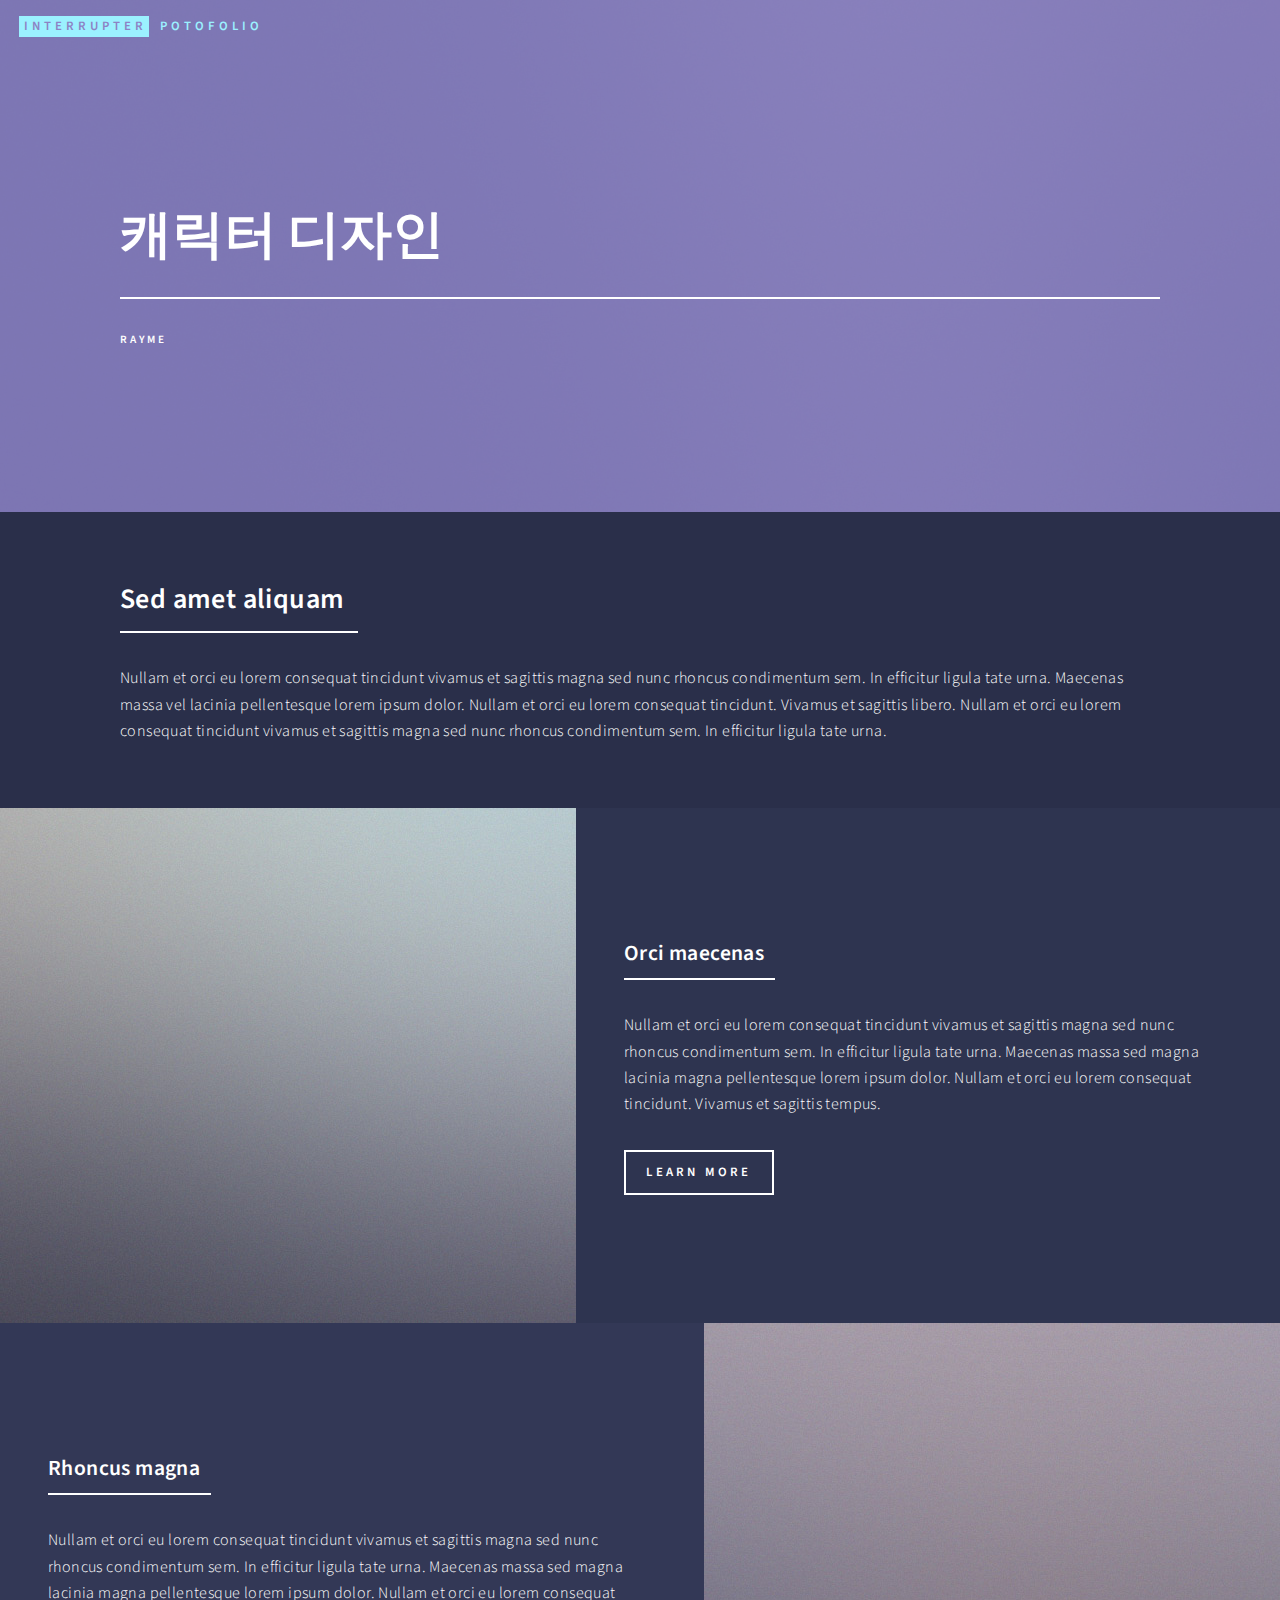
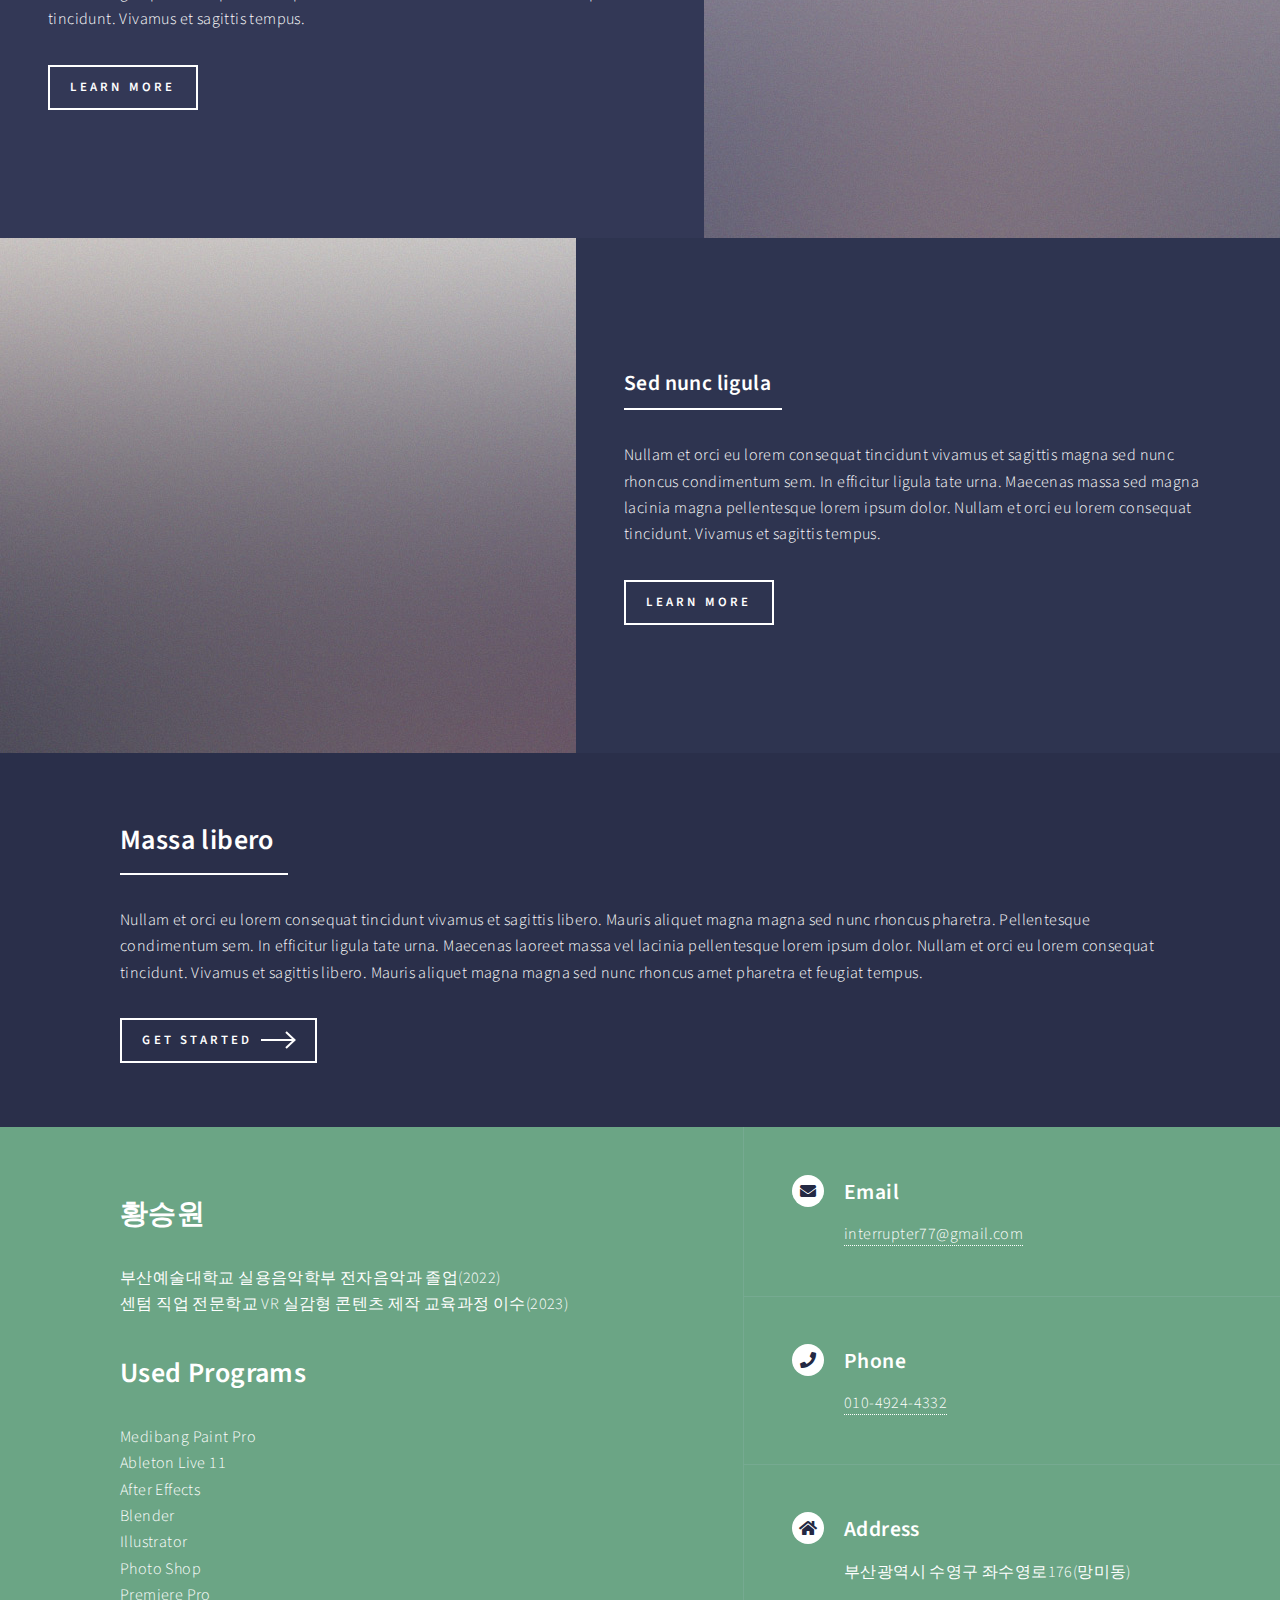
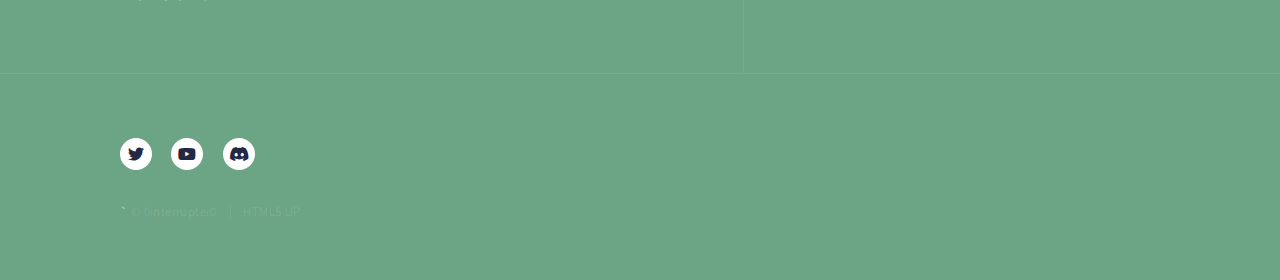
<file: landing7.html>
<!DOCTYPE HTML>
<!--
	Forty by HTML5 UP
	html5up.net | @ajlkn
	Free for personal and commercial use under the CCA 3.0 license (html5up.net/license)
-->
<html>
	<head>
		<title>캐릭터 디자인</title>
		<meta charset="utf-8" />
		<meta name="viewport" content="width=device-width, initial-scale=1, user-scalable=no" />
		<link rel="stylesheet" href="assets/css/main.css" />
		<noscript><link rel="stylesheet" href="assets/css/noscript.css" /></noscript>
	</head>
	<body class="is-preload">

		<!-- Wrapper -->
			<div id="wrapper">

				<!-- Header -->
				<!-- Note: The "styleN" class below should match that of the banner element. -->
					<header id="header" class="alt style2">
						<a href="index.html" class="logo"><strong>Interrupter</strong> <span>Potofolio</span></a>
						<nav>
							<a></a>
						</nav>
					</header>

				<!-- Menu -->
					<nav id="menu">
						<ul class="links">
							<li><a href="index.html">Home</a></li>
							<li><a href="landing.html">Landing</a></li>
							<li><a href="generic.html">Generic</a></li>
							<li><a href="elements.html">Elements</a></li>
						</ul>
						<ul class="actions stacked">
							<li><a href="#" class="button primary fit">Get Started</a></li>
							<li><a href="#" class="button fit">Log In</a></li>
						</ul>
					</nav>

				<!-- Banner -->
				<!-- Note: The "styleN" class below should match that of the header element. -->
					<section id="banner" class="style2">
						<div class="inner">
							<span class="image">
								<img src="images/pic07.jpg" alt="" />
							</span>
							<header class="major">
								<h1>캐릭터 디자인</h1>
							</header>
							<div class="content">
								<p>Rayme</p>
							</div>
						</div>
					</section>

				<!-- Main -->
					<div id="main">

						<!-- One -->
							<section id="one">
								<div class="inner">
									<header class="major">
										<h2>Sed amet aliquam</h2>
									</header>
									<p>Nullam et orci eu lorem consequat tincidunt vivamus et sagittis magna sed nunc rhoncus condimentum sem. In efficitur ligula tate urna. Maecenas massa vel lacinia pellentesque lorem ipsum dolor. Nullam et orci eu lorem consequat tincidunt. Vivamus et sagittis libero. Nullam et orci eu lorem consequat tincidunt vivamus et sagittis magna sed nunc rhoncus condimentum sem. In efficitur ligula tate urna.</p>
								</div>
							</section>

						<!-- Two -->
							<section id="two" class="spotlights">
								<section>
									<a href="generic.html" class="image">
										<img src="images/pic08.jpg" alt="" data-position="center center" />
									</a>
									<div class="content">
										<div class="inner">
											<header class="major">
												<h3>Orci maecenas</h3>
											</header>
											<p>Nullam et orci eu lorem consequat tincidunt vivamus et sagittis magna sed nunc rhoncus condimentum sem. In efficitur ligula tate urna. Maecenas massa sed magna lacinia magna pellentesque lorem ipsum dolor. Nullam et orci eu lorem consequat tincidunt. Vivamus et sagittis tempus.</p>
											<ul class="actions">
												<li><a href="generic.html" class="button">Learn more</a></li>
											</ul>
										</div>
									</div>
								</section>
								<section>
									<a href="generic.html" class="image">
										<img src="images/pic09.jpg" alt="" data-position="top center" />
									</a>
									<div class="content">
										<div class="inner">
											<header class="major">
												<h3>Rhoncus magna</h3>
											</header>
											<p>Nullam et orci eu lorem consequat tincidunt vivamus et sagittis magna sed nunc rhoncus condimentum sem. In efficitur ligula tate urna. Maecenas massa sed magna lacinia magna pellentesque lorem ipsum dolor. Nullam et orci eu lorem consequat tincidunt. Vivamus et sagittis tempus.</p>
											<ul class="actions">
												<li><a href="generic.html" class="button">Learn more</a></li>
											</ul>
										</div>
									</div>
								</section>
								<section>
									<a href="generic.html" class="image">
										<img src="images/pic10.jpg" alt="" data-position="25% 25%" />
									</a>
									<div class="content">
										<div class="inner">
											<header class="major">
												<h3>Sed nunc ligula</h3>
											</header>
											<p>Nullam et orci eu lorem consequat tincidunt vivamus et sagittis magna sed nunc rhoncus condimentum sem. In efficitur ligula tate urna. Maecenas massa sed magna lacinia magna pellentesque lorem ipsum dolor. Nullam et orci eu lorem consequat tincidunt. Vivamus et sagittis tempus.</p>
											<ul class="actions">
												<li><a href="generic.html" class="button">Learn more</a></li>
											</ul>
										</div>
									</div>
								</section>
							</section>

						<!-- Three -->
							<section id="three">
								<div class="inner">
									<header class="major">
										<h2>Massa libero</h2>
									</header>
									<p>Nullam et orci eu lorem consequat tincidunt vivamus et sagittis libero. Mauris aliquet magna magna sed nunc rhoncus pharetra. Pellentesque condimentum sem. In efficitur ligula tate urna. Maecenas laoreet massa vel lacinia pellentesque lorem ipsum dolor. Nullam et orci eu lorem consequat tincidunt. Vivamus et sagittis libero. Mauris aliquet magna magna sed nunc rhoncus amet pharetra et feugiat tempus.</p>
									<ul class="actions">
										<li><a href="generic.html" class="button next">Get Started</a></li>
									</ul>
								</div>
							</section>

					</div>

				<!-- Contact -->
				<section id="contact">
					<div class="inner">
						<section>
							<form method="post" action="#">
								<h2>황승원</h2>
								<p>부산예술대학교 실용음악학부 전자음악과 졸업(2022)<br>센텀 직업 전문학교 VR 실감형 콘텐츠 제작 교육과정 이수(2023)</p>
								<h2>Used Programs</h2>
								<p>Medibang Paint Pro<br>Ableton Live 11<br>After Effects<br>Blender<br>Illustrator<br>Photo Shop<br>Premiere Pro</p>	
							</form>
						</section>
						<section class="split">
							<section>
								<div class="contact-method">
									<span class="icon solid alt fa-envelope"></span>
									<h3>Email</h3>
									<a class="email" onclick="copyTextToClipboard('interrupter77@gmail.com')">interrupter77@gmail.com</a>
								</div>
							</section>
							<section>
								<div class="contact-method">
									<span class="icon solid alt fa-phone"></span>
									<h3>Phone</h3>
									<a href="#" onclick="copyTextToClipboard('010-4924-4332'); return false;">010-4924-4332</a>
								</div>
							</section>
							<section>
								<div class="contact-method">
									<span class="icon solid alt fa-home"></span>
									<h3>Address</h3>
									<span>부산광역시 수영구 좌수영로176(망미동)</span>
								</div>
							</section>
						</section>
					</div>
				</section>

				<!-- Footer -->
				<footer id="footer">
					<div class="inner">
						<ul class="icons">
							<li><a href="https://twitter.com/0interrupter0" target="_blank" class="icon brands alt fa-twitter"><span class="label">Twitter</span></a></li>
							<li><a href="https://www.youtube.com/@interrupter0" target="_blank" class="icon brands alt fa-youtube"><span class="label">youtube</span></a></li>
							<li><a class="icon brands alt fa-discord"><span class="label">discord</span></a></li>
							<!-- <li><button id="myButton">복사</button></li> -->
						</ul>
						<ul class="copyright">`
							<li>&copy; 0interrupter0</li><li>HTML5 UP</li>
						</ul>
					</div>
				</footer>

		</div>

	<!-- Scripts -->
		<script src="assets/js/jquery.min.js"></script>
		<script src="assets/js/jquery.scrolly.min.js"></script>
		<script src="assets/js/jquery.scrollex.min.js"></script>
		<script src="assets/js/browser.min.js"></script>
		<script src="assets/js/breakpoints.min.js"></script>
		<script src="assets/js/util.js"></script>
		<script src="assets/js/main.js"></script>
		<script>
		document.querySelector(".icon.brands.alt.fa-discord").onclick = () => {
		  window.navigator.clipboard.writeText("Interrupter#1141").then(() => {
		alert("디스코드 친구 추가 코드 'Interrupter#1141'가 클립보드에 복사되었습니다!");
			  });
			};
		  </script>			

<script>
  function handleEmailClick(email) {
    if (/iPhone|iPad|iPod|Android/i.test(navigator.userAgent)) {
      // 모바일 장치인 경우
      copyTextToClipboard(email);
    } else {
      // 모바일 장치가 아닌 경우 (PC 등)
      window.location.href = "mailto:" + email;
    }
  }

  function copyTextToClipboard(text) {
    navigator.clipboard.writeText(text).then(function() {
      alert("'" + text + "'가 클립보드에 복사되었습니다!");
    }, function(err) {
      console.error('텍스트 복사 실패: ', err);
    });
  }
</script>

	</body>
</html>
</file>
<file: assets/css/noscript.css>
/*
	Forty by HTML5 UP
	html5up.net | @ajlkn
	Free for personal and commercial use under the CCA 3.0 license (html5up.net/license)
*/

/* Banner */

	body.is-preload #banner:after {
		opacity: 0.85;
	}

	body.is-preload #banner > .inner {
		-moz-filter: none;
		-webkit-filter: none;
		-ms-filter: none;
		filter: none;
		-moz-transform: none;
		-webkit-transform: none;
		-ms-transform: none;
		transform: none;
		opacity: 1;
	}
</file>
<file: assets/css/main.css>
@import url(fontawesome-all.min.css);
@import url("https://fonts.googleapis.com/css?family=Source+Sans+Pro:300,300italic,600,600italic");

/*
	Forty by HTML5 UP
	html5up.net | @ajlkn
	Free for personal and commercial use under the CCA 3.0 license (html5up.net/license)
*/

video {
	width: 100%; /* 영상의 가로 너비를 100%로 설정 */
	height: auto; /* 세로 높이를 자동으로 조정하여 가로 너비에 맞춤 */
}

html, body, div, span, applet, object,
iframe, h1, h2, h3, h4, h5, h6, p, blockquote,
pre, a, abbr, acronym, address, big, cite,
code, del, dfn, em, img, ins, kbd, q, s, samp,
small, strike, strong, sub, sup, tt, var, b,
u, i, center, dl, dt, dd, ol, ul, li, fieldset,
form, label, legend, table, caption, tbody,
tfoot, thead, tr, th, td, article, aside,
canvas, details, embed, figure, figcaption,
footer, header, hgroup, menu, nav, output, ruby,
section, summary, time, mark, audio, video {
	margin: 0;
	padding: 0;
	border: 0;
	font-size: 100%;
	font: inherit;
	vertical-align: baseline;}

article, aside, details, figcaption, figure,
footer, header, hgroup, menu, nav, section {
	display: block;}

body {
	line-height: 1;
}

ol, ul {
	list-style: none;
}

blockquote, q {
	quotes: none;
}

	blockquote:before, blockquote:after, q:before, q:after {
		content: '';
		content: none;
	}

table {
	border-collapse: collapse;
	border-spacing: 0;
}

body {
	-webkit-text-size-adjust: none;
}

mark {
	background-color: transparent;
	color: inherit;
}

input::-moz-focus-inner {
	border: 0;
	padding: 0;
}

input, select, textarea {
	-moz-appearance: none;
	-webkit-appearance: none;
	-ms-appearance: none;
	appearance: none;
}
.me{
	min-width: 55px;
}
/* Basic */

	@-ms-viewport {
		width: device-width;
	}

	body {
		-ms-overflow-style: scrollbar;
	}

	@media screen and (max-width: 480px) {

		html, body {
			min-width: 320px;
		}

	}

	html {
		box-sizing: border-box;
	}

	*, *:before, *:after {
		box-sizing: inherit;
	}

	body {
		background: #6ba585;
	}

		body.is-preload *, body.is-preload *:before, body.is-preload *:after {
			-moz-animation: none !important;
			-webkit-animation: none !important;
			-ms-animation: none !important;
			animation: none !important;
			-moz-transition: none !important;
			-webkit-transition: none !important;
			-ms-transition: none !important;
			transition: none !important;
		}

/* Type */

	body, input, select, textarea {
		color: #ffffff;
		font-family: "Source Sans Pro", Helvetica, sans-serif;
		font-size: 17pt;
		font-weight: 300;
		letter-spacing: 0.025em;
		line-height: 1.65;
	}

		@media screen and (max-width: 1680px) {

			body, input, select, textarea {
				font-size: 14pt;
			}

		}

		@media screen and (max-width: 1280px) {

			body, input, select, textarea {
				font-size: 12pt;
			}

		}

		@media screen and (max-width: 360px) {

			body, input, select, textarea {
				font-size: 11pt;
			}

		}

	a {
		-moz-transition: color 0.2s ease-in-out, border-bottom-color 0.2s ease-in-out;
		-webkit-transition: color 0.2s ease-in-out, border-bottom-color 0.2s ease-in-out;
		-ms-transition: color 0.2s ease-in-out, border-bottom-color 0.2s ease-in-out;
		transition: color 0.2s ease-in-out, border-bottom-color 0.2s ease-in-out;
		border-bottom: dotted 1px;
		color: inherit;
		text-decoration: none;
	}

		a:hover {
			border-bottom-color: transparent;
			color: #9bf1ff !important;
		}

		a:active {
			color: #53e3fb !important;
		}

	strong, b {
		color: #ffffff;
		font-weight: 600;
	}

	em, i {
		font-style: italic;
	}

	p {
		margin: 0 0 2em 0;
	}

	h1, h2, h3, h4, h5, h6 {
		color: #ffffff;
		font-weight: 600;
		line-height: 1.65;
		margin: 0 0 1em 0;
	}

		h1 a, h2 a, h3 a, h4 a, h5 a, h6 a {
			color: inherit;
			border-bottom: 0;
		}

	h1 {
		font-size: 2.5em;
	}

	h2 {
		font-size: 1.75em;
	}

	h3 {
		font-size: 1.35em;
	}

	h4 {
		font-size: 1.1em;
	}

	h5 {
		font-size: 0.9em;
	}

	h6 {
		font-size: 0.7em;
	}

	@media screen and (max-width: 736px) {

		h1 {
			font-size: 2em;
		}

		h2 {
			font-size: 1.5em;
		}

		h3 {
			font-size: 1.25em;
		}

	}

	sub {
		font-size: 0.8em;
		position: relative;
		top: 0.5em;
	}

	sup {
		font-size: 0.8em;
		position: relative;
		top: -0.5em;
	}

	blockquote {
		border-left: solid 4px rgba(212, 212, 255, 0.1);
		font-style: italic;
		margin: 0 0 2em 0;
		padding: 0.5em 0 0.5em 2em;
	}

	code {
		background: rgba(212, 212, 255, 0.035);
		font-family: "Courier New", monospace;
		font-size: 0.9em;
		margin: 0 0.25em;
		padding: 0.25em 0.65em;
	}

	pre {
		-webkit-overflow-scrolling: touch;
		font-family: "Courier New", monospace;
		font-size: 0.9em;
		margin: 0 0 2em 0;
	}

		pre code {
			display: block;
			line-height: 1.75;
			padding: 1em 1.5em;
			overflow-x: auto;
		}

	hr {
		border: 0;
		border-bottom: solid 1px rgba(212, 212, 255, 0.1);
		margin: 2em 0;
	}

		hr.major {
			margin: 3em 0;
		}

	.align-left {
		text-align: left;
	}

	.align-center {
		text-align: center;
	}

	.align-right {
		text-align: right;
	}

/* Row */

	.row {
		display: flex;
		flex-wrap: wrap;
		box-sizing: border-box;
		align-items: stretch;
	}

		.row > * {
			box-sizing: border-box;
		}

		.row.gtr-uniform > * > :last-child {
			margin-bottom: 0;
		}

		.row.aln-left {
			justify-content: flex-start;
		}

		.row.aln-center {
			justify-content: center;
		}

		.row.aln-right {
			justify-content: flex-end;
		}

		.row.aln-top {
			align-items: flex-start;
		}

		.row.aln-middle {
			align-items: center;
		}

		.row.aln-bottom {
			align-items: flex-end;
		}

		.row > .imp {
			order: -1;
		}

		.row > .col-1 {
			width: 8.33333%;
		}

		.row > .off-1 {
			margin-left: 8.33333%;
		}

		.row > .col-2 {
			width: 16.66667%;
		}

		.row > .off-2 {
			margin-left: 16.66667%;
		}

		.row > .col-3 {
			width: 25%;
		}

		.row > .off-3 {
			margin-left: 25%;
		}

		.row > .col-4 {
			width: 33.33333%;
		}

		.row > .off-4 {
			margin-left: 33.33333%;
		}

		.row > .col-5 {
			width: 41.66667%;
		}

		.row > .off-5 {
			margin-left: 41.66667%;
		}

		.row > .col-6 {
			width: 50%;
		}

		.row > .off-6 {
			margin-left: 50%;
		}

		.row > .col-7 {
			width: 58.33333%;
		}

		.row > .off-7 {
			margin-left: 58.33333%;
		}

		.row > .col-8 {
			width: 66.66667%;
		}

		.row > .off-8 {
			margin-left: 66.66667%;
		}

		.row > .col-9 {
			width: 75%;
		}

		.row > .off-9 {
			margin-left: 75%;
		}

		.row > .col-10 {
			width: 83.33333%;
		}

		.row > .off-10 {
			margin-left: 83.33333%;
		}

		.row > .col-11 {
			width: 91.66667%;
		}

		.row > .off-11 {
			margin-left: 91.66667%;
		}

		.row > .col-12 {
			width: 100%;
		}

		.row > .off-12 {
			margin-left: 100%;
		}

		.row.gtr-0 {
			margin-top: 0;
			margin-left: 0em;
		}

			.row.gtr-0 > * {
				padding: 0 0 0 0em;
			}

			.row.gtr-0.gtr-uniform {
				margin-top: 0em;
			}

				.row.gtr-0.gtr-uniform > * {
					padding-top: 0em;
				}

		.row.gtr-25 {
			margin-top: 0;
			margin-left: -0.5em;
		}

			.row.gtr-25 > * {
				padding: 0 0 0 0.5em;
			}

			.row.gtr-25.gtr-uniform {
				margin-top: -0.5em;
			}

				.row.gtr-25.gtr-uniform > * {
					padding-top: 0.5em;
				}

		.row.gtr-50 {
			margin-top: 0;
			margin-left: -1em;
		}

			.row.gtr-50 > * {
				padding: 0 0 0 1em;
			}

			.row.gtr-50.gtr-uniform {
				margin-top: -1em;
			}

				.row.gtr-50.gtr-uniform > * {
					padding-top: 1em;
				}

		.row {
			margin-top: 0;
			margin-left: -2em;
		}

			.row > * {
				padding: 0 0 0 2em;
			}

			.row.gtr-uniform {
				margin-top: -2em;
			}

				.row.gtr-uniform > * {
					padding-top: 2em;
				}

		.row.gtr-150 {
			margin-top: 0;
			margin-left: -3em;
		}

			.row.gtr-150 > * {
				padding: 0 0 0 3em;
			}

			.row.gtr-150.gtr-uniform {
				margin-top: -3em;
			}

				.row.gtr-150.gtr-uniform > * {
					padding-top: 3em;
				}

		.row.gtr-200 {
			margin-top: 0;
			margin-left: -4em;
		}

			.row.gtr-200 > * {
				padding: 0 0 0 4em;
			}

			.row.gtr-200.gtr-uniform {
				margin-top: -4em;
			}

				.row.gtr-200.gtr-uniform > * {
					padding-top: 4em;
				}

		@media screen and (max-width: 1680px) {

			.row {
				display: flex;
				flex-wrap: wrap;
				box-sizing: border-box;
				align-items: stretch;
			}

				.row > * {
					box-sizing: border-box;
				}

				.row.gtr-uniform > * > :last-child {
					margin-bottom: 0;
				}

				.row.aln-left {
					justify-content: flex-start;
				}

				.row.aln-center {
					justify-content: center;
				}

				.row.aln-right {
					justify-content: flex-end;
				}

				.row.aln-top {
					align-items: flex-start;
				}

				.row.aln-middle {
					align-items: center;
				}

				.row.aln-bottom {
					align-items: flex-end;
				}

				.row > .imp-xlarge {
					order: -1;
				}

				.row > .col-1-xlarge {
					width: 8.33333%;
				}

				.row > .off-1-xlarge {
					margin-left: 8.33333%;
				}

				.row > .col-2-xlarge {
					width: 16.66667%;
				}

				.row > .off-2-xlarge {
					margin-left: 16.66667%;
				}

				.row > .col-3-xlarge {
					width: 25%;
				}

				.row > .off-3-xlarge {
					margin-left: 25%;
				}

				.row > .col-4-xlarge {
					width: 33.33333%;
				}

				.row > .off-4-xlarge {
					margin-left: 33.33333%;
				}

				.row > .col-5-xlarge {
					width: 41.66667%;
				}

				.row > .off-5-xlarge {
					margin-left: 41.66667%;
				}

				.row > .col-6-xlarge {
					width: 50%;
				}

				.row > .off-6-xlarge {
					margin-left: 50%;
				}

				.row > .col-7-xlarge {
					width: 58.33333%;
				}

				.row > .off-7-xlarge {
					margin-left: 58.33333%;
				}

				.row > .col-8-xlarge {
					width: 66.66667%;
				}

				.row > .off-8-xlarge {
					margin-left: 66.66667%;
				}

				.row > .col-9-xlarge {
					width: 75%;
				}

				.row > .off-9-xlarge {
					margin-left: 75%;
				}

				.row > .col-10-xlarge {
					width: 83.33333%;
				}

				.row > .off-10-xlarge {
					margin-left: 83.33333%;
				}

				.row > .col-11-xlarge {
					width: 91.66667%;
				}

				.row > .off-11-xlarge {
					margin-left: 91.66667%;
				}

				.row > .col-12-xlarge {
					width: 100%;
				}

				.row > .off-12-xlarge {
					margin-left: 100%;
				}

				.row.gtr-0 {
					margin-top: 0;
					margin-left: 0em;
				}

					.row.gtr-0 > * {
						padding: 0 0 0 0em;
					}

					.row.gtr-0.gtr-uniform {
						margin-top: 0em;
					}

						.row.gtr-0.gtr-uniform > * {
							padding-top: 0em;
						}

				.row.gtr-25 {
					margin-top: 0;
					margin-left: -0.5em;
				}

					.row.gtr-25 > * {
						padding: 0 0 0 0.5em;
					}

					.row.gtr-25.gtr-uniform {
						margin-top: -0.5em;
					}

						.row.gtr-25.gtr-uniform > * {
							padding-top: 0.5em;
						}

				.row.gtr-50 {
					margin-top: 0;
					margin-left: -1em;
				}

					.row.gtr-50 > * {
						padding: 0 0 0 1em;
					}

					.row.gtr-50.gtr-uniform {
						margin-top: -1em;
					}

						.row.gtr-50.gtr-uniform > * {
							padding-top: 1em;
						}

				.row {
					margin-top: 0;
					margin-left: -2em;
				}

					.row > * {
						padding: 0 0 0 2em;
					}

					.row.gtr-uniform {
						margin-top: -2em;
					}

						.row.gtr-uniform > * {
							padding-top: 2em;
						}

				.row.gtr-150 {
					margin-top: 0;
					margin-left: -3em;
				}

					.row.gtr-150 > * {
						padding: 0 0 0 3em;
					}

					.row.gtr-150.gtr-uniform {
						margin-top: -3em;
					}

						.row.gtr-150.gtr-uniform > * {
							padding-top: 3em;
						}

				.row.gtr-200 {
					margin-top: 0;
					margin-left: -4em;
				}

					.row.gtr-200 > * {
						padding: 0 0 0 4em;
					}

					.row.gtr-200.gtr-uniform {
						margin-top: -4em;
					}

						.row.gtr-200.gtr-uniform > * {
							padding-top: 4em;
						}

		}

		@media screen and (max-width: 1280px) {

			.row {
				display: flex;
				flex-wrap: wrap;
				box-sizing: border-box;
				align-items: stretch;
			}

				.row > * {
					box-sizing: border-box;
				}

				.row.gtr-uniform > * > :last-child {
					margin-bottom: 0;
				}

				.row.aln-left {
					justify-content: flex-start;
				}

				.row.aln-center {
					justify-content: center;
				}

				.row.aln-right {
					justify-content: flex-end;
				}

				.row.aln-top {
					align-items: flex-start;
				}

				.row.aln-middle {
					align-items: center;
				}

				.row.aln-bottom {
					align-items: flex-end;
				}

				.row > .imp-large {
					order: -1;
				}

				.row > .col-1-large {
					width: 8.33333%;
				}

				.row > .off-1-large {
					margin-left: 8.33333%;
				}

				.row > .col-2-large {
					width: 16.66667%;
				}

				.row > .off-2-large {
					margin-left: 16.66667%;
				}

				.row > .col-3-large {
					width: 25%;
				}

				.row > .off-3-large {
					margin-left: 25%;
				}

				.row > .col-4-large {
					width: 33.33333%;
				}

				.row > .off-4-large {
					margin-left: 33.33333%;
				}

				.row > .col-5-large {
					width: 41.66667%;
				}

				.row > .off-5-large {
					margin-left: 41.66667%;
				}

				.row > .col-6-large {
					width: 50%;
				}

				.row > .off-6-large {
					margin-left: 50%;
				}

				.row > .col-7-large {
					width: 58.33333%;
				}

				.row > .off-7-large {
					margin-left: 58.33333%;
				}

				.row > .col-8-large {
					width: 66.66667%;
				}

				.row > .off-8-large {
					margin-left: 66.66667%;
				}

				.row > .col-9-large {
					width: 75%;
				}

				.row > .off-9-large {
					margin-left: 75%;
				}

				.row > .col-10-large {
					width: 83.33333%;
				}

				.row > .off-10-large {
					margin-left: 83.33333%;
				}

				.row > .col-11-large {
					width: 91.66667%;
				}

				.row > .off-11-large {
					margin-left: 91.66667%;
				}

				.row > .col-12-large {
					width: 100%;
				}

				.row > .off-12-large {
					margin-left: 100%;
				}

				.row.gtr-0 {
					margin-top: 0;
					margin-left: 0em;
				}

					.row.gtr-0 > * {
						padding: 0 0 0 0em;
					}

					.row.gtr-0.gtr-uniform {
						margin-top: 0em;
					}

						.row.gtr-0.gtr-uniform > * {
							padding-top: 0em;
						}

				.row.gtr-25 {
					margin-top: 0;
					margin-left: -0.375em;
				}

					.row.gtr-25 > * {
						padding: 0 0 0 0.375em;
					}

					.row.gtr-25.gtr-uniform {
						margin-top: -0.375em;
					}

						.row.gtr-25.gtr-uniform > * {
							padding-top: 0.375em;
						}

				.row.gtr-50 {
					margin-top: 0;
					margin-left: -0.75em;
				}

					.row.gtr-50 > * {
						padding: 0 0 0 0.75em;
					}

					.row.gtr-50.gtr-uniform {
						margin-top: -0.75em;
					}

						.row.gtr-50.gtr-uniform > * {
							padding-top: 0.75em;
						}

				.row {
					margin-top: 0;
					margin-left: -1.5em;
				}

					.row > * {
						padding: 0 0 0 1.5em;
					}

					.row.gtr-uniform {
						margin-top: -1.5em;
					}

						.row.gtr-uniform > * {
							padding-top: 1.5em;
						}

				.row.gtr-150 {
					margin-top: 0;
					margin-left: -2.25em;
				}

					.row.gtr-150 > * {
						padding: 0 0 0 2.25em;
					}

					.row.gtr-150.gtr-uniform {
						margin-top: -2.25em;
					}

						.row.gtr-150.gtr-uniform > * {
							padding-top: 2.25em;
						}

				.row.gtr-200 {
					margin-top: 0;
					margin-left: -3em;
				}

					.row.gtr-200 > * {
						padding: 0 0 0 3em;
					}

					.row.gtr-200.gtr-uniform {
						margin-top: -3em;
					}

						.row.gtr-200.gtr-uniform > * {
							padding-top: 3em;
						}

		}

		@media screen and (max-width: 980px) {

			.row {
				display: flex;
				flex-wrap: wrap;
				box-sizing: border-box;
				align-items: stretch;
			}

				.row > * {
					box-sizing: border-box;
				}

				.row.gtr-uniform > * > :last-child {
					margin-bottom: 0;
				}

				.row.aln-left {
					justify-content: flex-start;
				}

				.row.aln-center {
					justify-content: center;
				}

				.row.aln-right {
					justify-content: flex-end;
				}

				.row.aln-top {
					align-items: flex-start;
				}

				.row.aln-middle {
					align-items: center;
				}

				.row.aln-bottom {
					align-items: flex-end;
				}

				.row > .imp-medium {
					order: -1;
				}

				.row > .col-1-medium {
					width: 8.33333%;
				}

				.row > .off-1-medium {
					margin-left: 8.33333%;
				}

				.row > .col-2-medium {
					width: 16.66667%;
				}

				.row > .off-2-medium {
					margin-left: 16.66667%;
				}

				.row > .col-3-medium {
					width: 25%;
				}

				.row > .off-3-medium {
					margin-left: 25%;
				}

				.row > .col-4-medium {
					width: 33.33333%;
				}

				.row > .off-4-medium {
					margin-left: 33.33333%;
				}

				.row > .col-5-medium {
					width: 41.66667%;
				}

				.row > .off-5-medium {
					margin-left: 41.66667%;
				}

				.row > .col-6-medium {
					width: 50%;
				}

				.row > .off-6-medium {
					margin-left: 50%;
				}

				.row > .col-7-medium {
					width: 58.33333%;
				}

				.row > .off-7-medium {
					margin-left: 58.33333%;
				}

				.row > .col-8-medium {
					width: 66.66667%;
				}

				.row > .off-8-medium {
					margin-left: 66.66667%;
				}

				.row > .col-9-medium {
					width: 75%;
				}

				.row > .off-9-medium {
					margin-left: 75%;
				}

				.row > .col-10-medium {
					width: 83.33333%;
				}

				.row > .off-10-medium {
					margin-left: 83.33333%;
				}

				.row > .col-11-medium {
					width: 91.66667%;
				}

				.row > .off-11-medium {
					margin-left: 91.66667%;
				}

				.row > .col-12-medium {
					width: 100%;
				}

				.row > .off-12-medium {
					margin-left: 100%;
				}

				.row.gtr-0 {
					margin-top: 0;
					margin-left: 0em;
				}

					.row.gtr-0 > * {
						padding: 0 0 0 0em;
					}

					.row.gtr-0.gtr-uniform {
						margin-top: 0em;
					}

						.row.gtr-0.gtr-uniform > * {
							padding-top: 0em;
						}

				.row.gtr-25 {
					margin-top: 0;
					margin-left: -0.375em;
				}

					.row.gtr-25 > * {
						padding: 0 0 0 0.375em;
					}

					.row.gtr-25.gtr-uniform {
						margin-top: -0.375em;
					}

						.row.gtr-25.gtr-uniform > * {
							padding-top: 0.375em;
						}

				.row.gtr-50 {
					margin-top: 0;
					margin-left: -0.75em;
				}

					.row.gtr-50 > * {
						padding: 0 0 0 0.75em;
					}

					.row.gtr-50.gtr-uniform {
						margin-top: -0.75em;
					}

						.row.gtr-50.gtr-uniform > * {
							padding-top: 0.75em;
						}

				.row {
					margin-top: 0;
					margin-left: -1.5em;
				}

					.row > * {
						padding: 0 0 0 1.5em;
					}

					.row.gtr-uniform {
						margin-top: -1.5em;
					}

						.row.gtr-uniform > * {
							padding-top: 1.5em;
						}

				.row.gtr-150 {
					margin-top: 0;
					margin-left: -2.25em;
				}

					.row.gtr-150 > * {
						padding: 0 0 0 2.25em;
					}

					.row.gtr-150.gtr-uniform {
						margin-top: -2.25em;
					}

						.row.gtr-150.gtr-uniform > * {
							padding-top: 2.25em;
						}

				.row.gtr-200 {
					margin-top: 0;
					margin-left: -3em;
				}

					.row.gtr-200 > * {
						padding: 0 0 0 3em;
					}

					.row.gtr-200.gtr-uniform {
						margin-top: -3em;
					}

						.row.gtr-200.gtr-uniform > * {
							padding-top: 3em;
						}

		}

		@media screen and (max-width: 736px) {

			.row {
				display: flex;
				flex-wrap: wrap;
				box-sizing: border-box;
				align-items: stretch;
			}

				.row > * {
					box-sizing: border-box;
				}

				.row.gtr-uniform > * > :last-child {
					margin-bottom: 0;
				}

				.row.aln-left {
					justify-content: flex-start;
				}

				.row.aln-center {
					justify-content: center;
				}

				.row.aln-right {
					justify-content: flex-end;
				}

				.row.aln-top {
					align-items: flex-start;
				}

				.row.aln-middle {
					align-items: center;
				}

				.row.aln-bottom {
					align-items: flex-end;
				}

				.row > .imp-small {
					order: -1;
				}

				.row > .col-1-small {
					width: 8.33333%;
				}

				.row > .off-1-small {
					margin-left: 8.33333%;
				}

				.row > .col-2-small {
					width: 16.66667%;
				}

				.row > .off-2-small {
					margin-left: 16.66667%;
				}

				.row > .col-3-small {
					width: 25%;
				}

				.row > .off-3-small {
					margin-left: 25%;
				}

				.row > .col-4-small {
					width: 33.33333%;
				}

				.row > .off-4-small {
					margin-left: 33.33333%;
				}

				.row > .col-5-small {
					width: 41.66667%;
				}

				.row > .off-5-small {
					margin-left: 41.66667%;
				}

				.row > .col-6-small {
					width: 50%;
				}

				.row > .off-6-small {
					margin-left: 50%;
				}

				.row > .col-7-small {
					width: 58.33333%;
				}

				.row > .off-7-small {
					margin-left: 58.33333%;
				}

				.row > .col-8-small {
					width: 66.66667%;
				}

				.row > .off-8-small {
					margin-left: 66.66667%;
				}

				.row > .col-9-small {
					width: 75%;
				}

				.row > .off-9-small {
					margin-left: 75%;
				}

				.row > .col-10-small {
					width: 83.33333%;
				}

				.row > .off-10-small {
					margin-left: 83.33333%;
				}

				.row > .col-11-small {
					width: 91.66667%;
				}

				.row > .off-11-small {
					margin-left: 91.66667%;
				}

				.row > .col-12-small {
					width: 100%;
				}

				.row > .off-12-small {
					margin-left: 100%;
				}

				.row.gtr-0 {
					margin-top: 0;
					margin-left: 0em;
				}

					.row.gtr-0 > * {
						padding: 0 0 0 0em;
					}

					.row.gtr-0.gtr-uniform {
						margin-top: 0em;
					}

						.row.gtr-0.gtr-uniform > * {
							padding-top: 0em;
						}

				.row.gtr-25 {
					margin-top: 0;
					margin-left: -0.3125em;
				}

					.row.gtr-25 > * {
						padding: 0 0 0 0.3125em;
					}

					.row.gtr-25.gtr-uniform {
						margin-top: -0.3125em;
					}

						.row.gtr-25.gtr-uniform > * {
							padding-top: 0.3125em;
						}

				.row.gtr-50 {
					margin-top: 0;
					margin-left: -0.625em;
				}

					.row.gtr-50 > * {
						padding: 0 0 0 0.625em;
					}

					.row.gtr-50.gtr-uniform {
						margin-top: -0.625em;
					}

						.row.gtr-50.gtr-uniform > * {
							padding-top: 0.625em;
						}

				.row {
					margin-top: 0;
					margin-left: -1.25em;
				}

					.row > * {
						padding: 0 0 0 1.25em;
					}

					.row.gtr-uniform {
						margin-top: -1.25em;
					}

						.row.gtr-uniform > * {
							padding-top: 1.25em;
						}

				.row.gtr-150 {
					margin-top: 0;
					margin-left: -1.875em;
				}

					.row.gtr-150 > * {
						padding: 0 0 0 1.875em;
					}

					.row.gtr-150.gtr-uniform {
						margin-top: -1.875em;
					}

						.row.gtr-150.gtr-uniform > * {
							padding-top: 1.875em;
						}

				.row.gtr-200 {
					margin-top: 0;
					margin-left: -2.5em;
				}

					.row.gtr-200 > * {
						padding: 0 0 0 2.5em;
					}

					.row.gtr-200.gtr-uniform {
						margin-top: -2.5em;
					}

						.row.gtr-200.gtr-uniform > * {
							padding-top: 2.5em;
						}

		}

		@media screen and (max-width: 480px) {

			.row {
				display: flex;
				flex-wrap: wrap;
				box-sizing: border-box;
				align-items: stretch;
			}

				.row > * {
					box-sizing: border-box;
				}

				.row.gtr-uniform > * > :last-child {
					margin-bottom: 0;
				}

				.row.aln-left {
					justify-content: flex-start;
				}

				.row.aln-center {
					justify-content: center;
				}

				.row.aln-right {
					justify-content: flex-end;
				}

				.row.aln-top {
					align-items: flex-start;
				}

				.row.aln-middle {
					align-items: center;
				}

				.row.aln-bottom {
					align-items: flex-end;
				}

				.row > .imp-xsmall {
					order: -1;
				}

				.row > .col-1-xsmall {
					width: 8.33333%;
				}

				.row > .off-1-xsmall {
					margin-left: 8.33333%;
				}

				.row > .col-2-xsmall {
					width: 16.66667%;
				}

				.row > .off-2-xsmall {
					margin-left: 16.66667%;
				}

				.row > .col-3-xsmall {
					width: 25%;
				}

				.row > .off-3-xsmall {
					margin-left: 25%;
				}

				.row > .col-4-xsmall {
					width: 33.33333%;
				}

				.row > .off-4-xsmall {
					margin-left: 33.33333%;
				}

				.row > .col-5-xsmall {
					width: 41.66667%;
				}

				.row > .off-5-xsmall {
					margin-left: 41.66667%;
				}

				.row > .col-6-xsmall {
					width: 50%;
				}

				.row > .off-6-xsmall {
					margin-left: 50%;
				}

				.row > .col-7-xsmall {
					width: 58.33333%;
				}

				.row > .off-7-xsmall {
					margin-left: 58.33333%;
				}

				.row > .col-8-xsmall {
					width: 66.66667%;
				}

				.row > .off-8-xsmall {
					margin-left: 66.66667%;
				}

				.row > .col-9-xsmall {
					width: 75%;
				}

				.row > .off-9-xsmall {
					margin-left: 75%;
				}

				.row > .col-10-xsmall {
					width: 83.33333%;
				}

				.row > .off-10-xsmall {
					margin-left: 83.33333%;
				}

				.row > .col-11-xsmall {
					width: 91.66667%;
				}

				.row > .off-11-xsmall {
					margin-left: 91.66667%;
				}

				.row > .col-12-xsmall {
					width: 100%;
				}

				.row > .off-12-xsmall {
					margin-left: 100%;
				}

				.row.gtr-0 {
					margin-top: 0;
					margin-left: 0em;
				}

					.row.gtr-0 > * {
						padding: 0 0 0 0em;
					}

					.row.gtr-0.gtr-uniform {
						margin-top: 0em;
					}

						.row.gtr-0.gtr-uniform > * {
							padding-top: 0em;
						}

				.row.gtr-25 {
					margin-top: 0;
					margin-left: -0.3125em;
				}

					.row.gtr-25 > * {
						padding: 0 0 0 0.3125em;
					}

					.row.gtr-25.gtr-uniform {
						margin-top: -0.3125em;
					}

						.row.gtr-25.gtr-uniform > * {
							padding-top: 0.3125em;
						}

				.row.gtr-50 {
					margin-top: 0;
					margin-left: -0.625em;
				}

					.row.gtr-50 > * {
						padding: 0 0 0 0.625em;
					}

					.row.gtr-50.gtr-uniform {
						margin-top: -0.625em;
					}

						.row.gtr-50.gtr-uniform > * {
							padding-top: 0.625em;
						}

				.row {
					margin-top: 0;
					margin-left: -1.25em;
				}

					.row > * {
						padding: 0 0 0 1.25em;
					}

					.row.gtr-uniform {
						margin-top: -1.25em;
					}

						.row.gtr-uniform > * {
							padding-top: 1.25em;
						}

				.row.gtr-150 {
					margin-top: 0;
					margin-left: -1.875em;
				}

					.row.gtr-150 > * {
						padding: 0 0 0 1.875em;
					}

					.row.gtr-150.gtr-uniform {
						margin-top: -1.875em;
					}

						.row.gtr-150.gtr-uniform > * {
							padding-top: 1.875em;
						}

				.row.gtr-200 {
					margin-top: 0;
					margin-left: -2.5em;
				}

					.row.gtr-200 > * {
						padding: 0 0 0 2.5em;
					}

					.row.gtr-200.gtr-uniform {
						margin-top: -2.5em;
					}

						.row.gtr-200.gtr-uniform > * {
							padding-top: 2.5em;
						}

		}

/* Section/Article */

	section.special, article.special {
		text-align: center;
	}

	header.major {
		width: -moz-max-content;
		width: -webkit-max-content;
		width: -ms-max-content;
		width: max-content;
		margin-bottom: 2em;
	}

		header.major > :first-child {
			margin-bottom: 0;
			width: calc(100% + 0.5em);
		}

			header.major > :first-child:after {
				content: '';
				background-color: #ffffff;
				display: block;
				height: 2px;
				margin: 0.325em 0 0.5em 0;
				width: 100%;
			}

		header.major > p {
			font-size: 0.7em;
			font-weight: 600;
			letter-spacing: 0.25em;
			margin-bottom: 0;
			text-transform: uppercase;
		}

		body.is-ie header.major > :first-child:after {
			max-width: 9em;
		}

		body.is-ie header.major > h1:after {
			max-width: 100% !important;
		}

	@media screen and (max-width: 736px) {

		header.major > p br {
			display: none;
		}

	}

/* Form */

	form {
		margin: 0 0 2em 0;
	}

		form > :last-child {
			margin-bottom: 0;
		}

		form > .fields {
			display: -moz-flex;
			display: -webkit-flex;
			display: -ms-flex;
			display: flex;
			-moz-flex-wrap: wrap;
			-webkit-flex-wrap: wrap;
			-ms-flex-wrap: wrap;
			flex-wrap: wrap;
			width: calc(100% + 3em);
			margin: -1.5em 0 2em -1.5em;
		}

			form > .fields > .field {
				-moz-flex-grow: 0;
				-webkit-flex-grow: 0;
				-ms-flex-grow: 0;
				flex-grow: 0;
				-moz-flex-shrink: 0;
				-webkit-flex-shrink: 0;
				-ms-flex-shrink: 0;
				flex-shrink: 0;
				padding: 1.5em 0 0 1.5em;
				width: calc(100% - 1.5em);
			}

				form > .fields > .field.half {
					width: calc(50% - 0.75em);
				}

				form > .fields > .field.third {
					width: calc(100%/3 - 0.5em);
				}

				form > .fields > .field.quarter {
					width: calc(25% - 0.375em);
				}

		@media screen and (max-width: 480px) {

			form > .fields {
				width: calc(100% + 3em);
				margin: -1.5em 0 2em -1.5em;
			}

				form > .fields > .field {
					padding: 1.5em 0 0 1.5em;
					width: calc(100% - 1.5em);
				}

					form > .fields > .field.half {
						width: calc(100% - 1.5em);
					}

					form > .fields > .field.third {
						width: calc(100% - 1.5em);
					}

					form > .fields > .field.quarter {
						width: calc(100% - 1.5em);
					}

		}

	label {
		color: #ffffff;
		display: block;
		font-size: 0.8em;
		font-weight: 600;
		letter-spacing: 0.25em;
		margin: 0 0 1em 0;
		text-transform: uppercase;
	}

	input[type="text"],
	input[type="password"],
	input[type="email"],
	input[type="tel"],
	input[type="search"],
	input[type="url"],
	select,
	textarea {
		-moz-appearance: none;
		-webkit-appearance: none;
		-ms-appearance: none;
		appearance: none;
		background: rgba(212, 212, 255, 0.035);
		border: none;
		border-radius: 0;
		color: inherit;
		display: block;
		outline: 0;
		padding: 0 1em;
		text-decoration: none;
		width: 100%;
	}

		input[type="text"]:invalid,
		input[type="password"]:invalid,
		input[type="email"]:invalid,
		input[type="tel"]:invalid,
		input[type="search"]:invalid,
		input[type="url"]:invalid,
		select:invalid,
		textarea:invalid {
			box-shadow: none;
		}

		input[type="text"]:focus,
		input[type="password"]:focus,
		input[type="email"]:focus,
		input[type="tel"]:focus,
		input[type="search"]:focus,
		input[type="url"]:focus,
		select:focus,
		textarea:focus {
			border-color: #9bf1ff;
			box-shadow: 0 0 0 2px #9bf1ff;
		}

	select {
		background-image: url("data:image/svg+xml;charset=utf8,%3Csvg xmlns='http://www.w3.org/2000/svg' width='40' height='40' preserveAspectRatio='none' viewBox='0 0 40 40'%3E%3Cpath d='M9.4,12.3l10.4,10.4l10.4-10.4c0.2-0.2,0.5-0.4,0.9-0.4c0.3,0,0.6,0.1,0.9,0.4l3.3,3.3c0.2,0.2,0.4,0.5,0.4,0.9 c0,0.4-0.1,0.6-0.4,0.9L20.7,31.9c-0.2,0.2-0.5,0.4-0.9,0.4c-0.3,0-0.6-0.1-0.9-0.4L4.3,17.3c-0.2-0.2-0.4-0.5-0.4-0.9 c0-0.4,0.1-0.6,0.4-0.9l3.3-3.3c0.2-0.2,0.5-0.4,0.9-0.4S9.1,12.1,9.4,12.3z' fill='rgba(212, 212, 255, 0.1)' /%3E%3C/svg%3E");
		background-size: 1.25rem;
		background-repeat: no-repeat;
		background-position: calc(100% - 1rem) center;
		height: 2.75em;
		padding-right: 2.75em;
		text-overflow: ellipsis;
	}

		select option {
			color: #ffffff;
			background: #242943;
		}

		select:focus::-ms-value {
			background-color: transparent;
		}

		select::-ms-expand {
			display: none;
		}

	input[type="text"],
	input[type="password"],
	input[type="email"],
	input[type="tel"],
	input[type="search"],
	input[type="url"],
	select {
		height: 2.75em;
	}

	textarea {
		padding: 0.75em 1em;
	}

	input[type="checkbox"],
	input[type="radio"] {
		-moz-appearance: none;
		-webkit-appearance: none;
		-ms-appearance: none;
		appearance: none;
		display: block;
		float: left;
		margin-right: -2em;
		opacity: 0;
		width: 1em;
		z-index: -1;
	}

		input[type="checkbox"] + label,
		input[type="radio"] + label {
			text-decoration: none;
			color: #ffffff;
			cursor: pointer;
			display: inline-block;
			font-weight: 300;
			padding-left: 2.65em;
			padding-right: 0.75em;
			position: relative;
		}

			input[type="checkbox"] + label:before,
			input[type="radio"] + label:before {
				-moz-osx-font-smoothing: grayscale;
				-webkit-font-smoothing: antialiased;
				display: inline-block;
				font-style: normal;
				font-variant: normal;
				text-rendering: auto;
				line-height: 1;
				text-transform: none !important;
				font-family: 'Font Awesome 5 Free';
				font-weight: 900;
			}

			input[type="checkbox"] + label:before,
			input[type="radio"] + label:before {
				background: rgba(212, 212, 255, 0.035);
				content: '';
				display: inline-block;
				font-size: 0.8em;
				height: 2.0625em;
				left: 0;
				letter-spacing: 0;
				line-height: 2.0625em;
				position: absolute;
				text-align: center;
				top: 0;
				width: 2.0625em;
			}

		input[type="checkbox"]:checked + label:before,
		input[type="radio"]:checked + label:before {
			background: #ffffff;
			border-color: #9bf1ff;
			content: '\f00c';
			color: #242943;
		}

		input[type="checkbox"]:focus + label:before,
		input[type="radio"]:focus + label:before {
			box-shadow: 0 0 0 2px #9bf1ff;
		}

	input[type="radio"] + label:before {
		border-radius: 100%;
	}

	::-webkit-input-placeholder {
		color: rgba(244, 244, 255, 0.2) !important;
		opacity: 1.0;
	}

	:-moz-placeholder {
		color: rgba(244, 244, 255, 0.2) !important;
		opacity: 1.0;
	}

	::-moz-placeholder {
		color: rgba(244, 244, 255, 0.2) !important;
		opacity: 1.0;
	}

	:-ms-input-placeholder {
		color: rgba(244, 244, 255, 0.2) !important;
		opacity: 1.0;
	}

/* Box */

	.box {
		border: solid 1px rgba(212, 212, 255, 0.1);
		margin-bottom: 2em;
		padding: 1.5em;
	}

		.box > :last-child,
		.box > :last-child > :last-child,
		.box > :last-child > :last-child > :last-child {
			margin-bottom: 0;
		}

		.box.alt {
			border: 0;
			border-radius: 0;
			padding: 0;
		}

/* Icon */

	.icon {
		text-decoration: none;
		border-bottom: none;
		position: relative;
	}

		.icon:before {
			-moz-osx-font-smoothing: grayscale;
			-webkit-font-smoothing: antialiased;
			display: inline-block;
			font-style: normal;
			font-variant: normal;
			text-rendering: auto;
			line-height: 1;
			text-transform: none !important;
			font-family: 'Font Awesome 5 Free';
			font-weight: 400;
		}

		.icon > .label {
			display: none;
		}

		.icon:before {
			line-height: inherit;
		}

		.icon.solid:before {
			font-weight: 900;
		}

		.icon.brands:before {
			font-family: 'Font Awesome 5 Brands';
		}

		.icon.alt:before {
			background-color: #ffffff;
			border-radius: 100%;
			color: #242943;
			display: inline-block;
			height: 2em;
			line-height: 2em;
			text-align: center;
			width: 2em;
		}

	a.icon.alt:before {
		-moz-transition: background-color 0.2s ease-in-out;
		-webkit-transition: background-color 0.2s ease-in-out;
		-ms-transition: background-color 0.2s ease-in-out;
		transition: background-color 0.2s ease-in-out;
	}

	a.icon.alt:hover:before {
		background-color: #6fc3df;
	}

	a.icon.alt:active:before {
		background-color: #37a6cb;
	}

/* Image */

	.image {
		border: 0;
		display: inline-block;
		position: relative;
	}

		.image img {
			display: block;
		}

		.image.left, .image.right {
			max-width: 30%;
		}

			.image.left img, .image.right img {
				width: 100%;
			}

		.image.left {
			float: left;
			margin: 0 1.5em 1.25em 0;
			top: 0.25em;
		}

		.image.right {
			float: right;
			margin: 0 0 1.25em 1.5em;
			top: 0.25em;
		}

		.image.fit {
			display: block;
			margin: 0 0 2em 0;
			width: 100%;
		}

			.image.fit img {
				width: 100%;
			}

		.image.main {
			display: block;
			margin: 2.5em 0;
			width: 100%;
		}

			.image.main img {
				width: 100%;
			}

			@media screen and (max-width: 736px) {

				.image.main {
					margin: 1.5em 0;
				}

			}

/* List */

	ol {
		list-style: decimal;
		margin: 0 0 2em 0;
		padding-left: 1.25em;
	}

		ol li {
			padding-left: 0.25em;
		}

	ul {
		list-style: disc;
		margin: 0 0 2em 0;
		padding-left: 1em;
	}

		ul li {
			padding-left: 0.5em;
		}

		ul.alt {
			list-style: none;
			padding-left: 0;
		}

			ul.alt li {
				border-top: solid 1px rgba(212, 212, 255, 0.1);
				padding: 0.5em 0;
			}

				ul.alt li:first-child {
					border-top: 0;
					padding-top: 0;
				}

	dl {
		margin: 0 0 2em 0;
	}

		dl dt {
			display: block;
			font-weight: 600;
			margin: 0 0 1em 0;
		}

		dl dd {
			margin-left: 2em;
		}

/* Actions */

	ul.actions {
		display: -moz-flex;
		display: -webkit-flex;
		display: -ms-flex;
		display: flex;
		cursor: default;
		list-style: none;
		margin-left: -1em;
		padding-left: 0;
	}

		ul.actions li {
			padding: 0 0 0 1em;
			vertical-align: middle;
		}

		ul.actions.special {
			-moz-justify-content: center;
			-webkit-justify-content: center;
			-ms-justify-content: center;
			justify-content: center;
			width: 100%;
			margin-left: 0;
		}

			ul.actions.special li:first-child {
				padding-left: 0;
			}

		ul.actions.stacked {
			-moz-flex-direction: column;
			-webkit-flex-direction: column;
			-ms-flex-direction: column;
			flex-direction: column;
			margin-left: 0;
		}

			ul.actions.stacked li {
				padding: 1.3em 0 0 0;
			}

				ul.actions.stacked li:first-child {
					padding-top: 0;
				}

		ul.actions.fit {
			width: calc(100% + 1em);
		}

			ul.actions.fit li {
				-moz-flex-grow: 1;
				-webkit-flex-grow: 1;
				-ms-flex-grow: 1;
				flex-grow: 1;
				-moz-flex-shrink: 1;
				-webkit-flex-shrink: 1;
				-ms-flex-shrink: 1;
				flex-shrink: 1;
				width: 100%;
			}

				ul.actions.fit li > * {
					width: 100%;
				}

			ul.actions.fit.stacked {
				width: 100%;
			}

/* Icons */

	ul.icons {
		cursor: default;
		list-style: none;
		padding-left: 0;
	}

		ul.icons li {
			display: inline-block;
			padding: 0 1em 0 0;
		}

			ul.icons li:last-child {
				padding-right: 0;
			}

		@media screen and (max-width: 736px) {

			ul.icons li {
				padding: 0 0.75em 0 0;
			}

		}

/* Pagination */

	ul.pagination {
		cursor: default;
		list-style: none;
		padding-left: 0;
	}

		ul.pagination li {
			display: inline-block;
			padding-left: 0;
			vertical-align: middle;
		}

			ul.pagination li > .page {
				-moz-transition: background-color 0.2s ease-in-out, color 0.2s ease-in-out;
				-webkit-transition: background-color 0.2s ease-in-out, color 0.2s ease-in-out;
				-ms-transition: background-color 0.2s ease-in-out, color 0.2s ease-in-out;
				transition: background-color 0.2s ease-in-out, color 0.2s ease-in-out;
				border-bottom: 0;
				display: inline-block;
				font-size: 0.8em;
				font-weight: 600;
				height: 1.5em;
				line-height: 1.5em;
				margin: 0 0.125em;
				min-width: 1.5em;
				padding: 0 0.5em;
				text-align: center;
			}

				ul.pagination li > .page.active {
					background-color: #ffffff;
					color: #242943;
				}

					ul.pagination li > .page.active:hover {
						background-color: #9bf1ff;
						color: #242943 !important;
					}

					ul.pagination li > .page.active:active {
						background-color: #53e3fb;
					}

			ul.pagination li:first-child {
				padding-right: 0.75em;
			}

			ul.pagination li:last-child {
				padding-left: 0.75em;
			}

		@media screen and (max-width: 480px) {

			ul.pagination li:nth-child(n+2):nth-last-child(n+2) {
				display: none;
			}

			ul.pagination li:first-child {
				padding-right: 0;
			}

		}

/* Table */

	.table-wrapper {
		-webkit-overflow-scrolling: touch;
		overflow-x: auto;
	}

	table {
		margin: 0 0 2em 0;
		width: 100%;
	}

		table tbody tr {
			border: solid 1px rgba(212, 212, 255, 0.1);
			border-left: 0;
			border-right: 0;
		}

			table tbody tr:nth-child(2n + 1) {
				background-color: rgba(212, 212, 255, 0.035);
			}

		table td {
			padding: 0.75em 0.75em;
		}

		table th {
			color: #ffffff;
			font-size: 0.9em;
			font-weight: 600;
			padding: 0 0.75em 0.75em 0.75em;
			text-align: left;
		}

		table thead {
			border-bottom: solid 2px rgba(212, 212, 255, 0.1);
		}

		table tfoot {
			border-top: solid 2px rgba(212, 212, 255, 0.1);
		}

		table.alt {
			border-collapse: separate;
		}

			table.alt tbody tr td {
				border: solid 1px rgba(212, 212, 255, 0.1);
				border-left-width: 0;
				border-top-width: 0;
			}

				table.alt tbody tr td:first-child {
					border-left-width: 1px;
				}

			table.alt tbody tr:first-child td {
				border-top-width: 1px;
			}

			table.alt thead {
				border-bottom: 0;
			}

			table.alt tfoot {
				border-top: 0;
			}

/* Button */

	input[type="submit"],
	input[type="reset"],
	input[type="button"],
	button,
	.button {
		-moz-appearance: none;
		-webkit-appearance: none;
		-ms-appearance: none;
		appearance: none;
		-moz-transition: background-color 0.2s ease-in-out, box-shadow 0.2s ease-in-out, color 0.2s ease-in-out;
		-webkit-transition: background-color 0.2s ease-in-out, box-shadow 0.2s ease-in-out, color 0.2s ease-in-out;
		-ms-transition: background-color 0.2s ease-in-out, box-shadow 0.2s ease-in-out, color 0.2s ease-in-out;
		transition: background-color 0.2s ease-in-out, box-shadow 0.2s ease-in-out, color 0.2s ease-in-out;
		background-color: transparent;
		border: 0;
		border-radius: 0;
		box-shadow: inset 0 0 0 2px #ffffff;
		color: #ffffff;
		cursor: pointer;
		display: inline-block;
		font-size: 0.8em;
		font-weight: 600;
		height: 3.5em;
		letter-spacing: 0.25em;
		line-height: 3.5em;
		padding: 0 1.75em;
		text-align: center;
		text-decoration: none;
		text-transform: uppercase;
		white-space: nowrap;
	}

		input[type="submit"]:hover, input[type="submit"]:active,
		input[type="reset"]:hover,
		input[type="reset"]:active,
		input[type="button"]:hover,
		input[type="button"]:active,
		button:hover,
		button:active,
		.button:hover,
		.button:active {
			box-shadow: inset 0 0 0 2px #9bf1ff;
			color: #9bf1ff;
		}

		input[type="submit"]:active,
		input[type="reset"]:active,
		input[type="button"]:active,
		button:active,
		.button:active {
			background-color: rgba(155, 241, 255, 0.1);
			box-shadow: inset 0 0 0 2px #53e3fb;
			color: #53e3fb;
		}

		input[type="submit"].icon:before,
		input[type="reset"].icon:before,
		input[type="button"].icon:before,
		button.icon:before,
		.button.icon:before {
			margin-right: 0.5em;
		}

		input[type="submit"].fit,
		input[type="reset"].fit,
		input[type="button"].fit,
		button.fit,
		.button.fit {
			width: 100%;
		}

		input[type="submit"].small,
		input[type="reset"].small,
		input[type="button"].small,
		button.small,
		.button.small {
			font-size: 0.6em;
		}

		input[type="submit"].large,
		input[type="reset"].large,
		input[type="button"].large,
		button.large,
		.button.large {
			font-size: 1.25em;
			height: 3em;
			line-height: 3em;
		}

		input[type="submit"].next,
		input[type="reset"].next,
		input[type="button"].next,
		button.next,
		.button.next {
			padding-right: 4.5em;
			position: relative;
		}

			input[type="submit"].next:before, input[type="submit"].next:after,
			input[type="reset"].next:before,
			input[type="reset"].next:after,
			input[type="button"].next:before,
			input[type="button"].next:after,
			button.next:before,
			button.next:after,
			.button.next:before,
			.button.next:after {
				-moz-transition: opacity 0.2s ease-in-out;
				-webkit-transition: opacity 0.2s ease-in-out;
				-ms-transition: opacity 0.2s ease-in-out;
				transition: opacity 0.2s ease-in-out;
				background-position: center right;
				background-repeat: no-repeat;
				background-size: 36px 24px;
				content: '';
				display: block;
				height: 100%;
				position: absolute;
				right: 1.5em;
				top: 0;
				vertical-align: middle;
				width: 36px;
			}

			input[type="submit"].next:before,
			input[type="reset"].next:before,
			input[type="button"].next:before,
			button.next:before,
			.button.next:before {
				background-image: url("data:image/svg+xml;charset=utf8,%3Csvg xmlns='http://www.w3.org/2000/svg' xmlns:xlink='http://www.w3.org/1999/xlink' width='36px' height='24px' viewBox='0 0 36 24' zoomAndPan='disable'%3E%3Cstyle%3Eline %7B stroke: %23ffffff%3B stroke-width: 2px%3B %7D%3C/style%3E%3Cline x1='0' y1='12' x2='34' y2='12' /%3E%3Cline x1='25' y1='4' x2='34' y2='12.5' /%3E%3Cline x1='25' y1='20' x2='34' y2='11.5' /%3E%3C/svg%3E");
			}

			input[type="submit"].next:after,
			input[type="reset"].next:after,
			input[type="button"].next:after,
			button.next:after,
			.button.next:after {
				background-image: url("data:image/svg+xml;charset=utf8,%3Csvg xmlns='http://www.w3.org/2000/svg' xmlns:xlink='http://www.w3.org/1999/xlink' width='36px' height='24px' viewBox='0 0 36 24' zoomAndPan='disable'%3E%3Cstyle%3Eline %7B stroke: %239bf1ff%3B stroke-width: 2px%3B %7D%3C/style%3E%3Cline x1='0' y1='12' x2='34' y2='12' /%3E%3Cline x1='25' y1='4' x2='34' y2='12.5' /%3E%3Cline x1='25' y1='20' x2='34' y2='11.5' /%3E%3C/svg%3E");
				opacity: 0;
				z-index: 1;
			}

			input[type="submit"].next:hover:after, input[type="submit"].next:active:after,
			input[type="reset"].next:hover:after,
			input[type="reset"].next:active:after,
			input[type="button"].next:hover:after,
			input[type="button"].next:active:after,
			button.next:hover:after,
			button.next:active:after,
			.button.next:hover:after,
			.button.next:active:after {
				opacity: 1;
			}

			@media screen and (max-width: 1280px) {

				input[type="submit"].next,
				input[type="reset"].next,
				input[type="button"].next,
				button.next,
				.button.next {
					padding-right: 5em;
				}

			}

		input[type="submit"].primary,
		input[type="reset"].primary,
		input[type="button"].primary,
		button.primary,
		.button.primary {
			background-color: #ffffff;
			box-shadow: none;
			color: #242943;
		}

			input[type="submit"].primary:hover, input[type="submit"].primary:active,
			input[type="reset"].primary:hover,
			input[type="reset"].primary:active,
			input[type="button"].primary:hover,
			input[type="button"].primary:active,
			button.primary:hover,
			button.primary:active,
			.button.primary:hover,
			.button.primary:active {
				background-color: #9bf1ff;
				color: #242943 !important;
			}

			input[type="submit"].primary:active,
			input[type="reset"].primary:active,
			input[type="button"].primary:active,
			button.primary:active,
			.button.primary:active {
				background-color: #53e3fb;
			}

		input[type="submit"].disabled, input[type="submit"]:disabled,
		input[type="reset"].disabled,
		input[type="reset"]:disabled,
		input[type="button"].disabled,
		input[type="button"]:disabled,
		button.disabled,
		button:disabled,
		.button.disabled,
		.button:disabled {
			pointer-events: none;
			cursor: default;
			opacity: 0.25;
		}


/* Tiles */

	.tiles {
		display: -moz-flex;
		display: -webkit-flex;
		display: -ms-flex;
		display: flex;
		-moz-flex-wrap: wrap;
		-webkit-flex-wrap: wrap;
		-ms-flex-wrap: wrap;
		flex-wrap: wrap;
		border-top: 0 !important;
	}

		.tiles + * {
			border-top: 0 !important;
		}

		.tiles article {
			-moz-align-items: center;
			-webkit-align-items: center;
			-ms-align-items: center;
			align-items: center;
			display: -moz-flex;
			display: -webkit-flex;
			display: -ms-flex;
			display: flex;
			-moz-transition: -moz-transform 0.25s ease, opacity 0.25s ease, -moz-filter 1s ease, -webkit-filter 1s ease;
			-webkit-transition: -webkit-transform 0.25s ease, opacity 0.25s ease, -webkit-filter 1s ease, -webkit-filter 1s ease;
			-ms-transition: -ms-transform 0.25s ease, opacity 0.25s ease, -ms-filter 1s ease, -webkit-filter 1s ease;
			transition: transform 0.25s ease, opacity 0.25s ease, filter 1s ease, -webkit-filter 1s ease;
			padding: 4em 4em 2em 4em ;
			background-position: center;
			background-repeat: no-repeat;
			background-size: cover;
			cursor: default;
			height: 40vh;
			max-height: 40em;
			min-height: 23em;
			overflow: hidden;
			position: relative;
			width: 40%;
		}

			.tiles article .image {
				display: none;
			}

			.tiles article header {
				position: relative;
				z-index: 3;
			}

			.tiles article h3 {
				font-size: 1.75em;
			}

				.tiles article h3 a:hover {
					color: inherit !important;
				}

			.tiles article .link.primary {
				border: 0;
				height: 100%;
				left: 0;
				position: absolute;
				top: 0;
				width: 100%;
				z-index: 4;
			}

			.tiles article:before {
				-moz-transition: opacity 0.5s ease;
				-webkit-transition: opacity 0.5s ease;
				-ms-transition: opacity 0.5s ease;
				transition: opacity 0.5s ease;
				bottom: 0;
				content: '';
				display: block;
				height: 100%;
				left: 0;
				opacity: 0.85;
				position: absolute;
				width: 100%;
				z-index: 2;
			}

			.tiles article:after {
				background-color: rgba(36, 41, 67, 0.25);
				content: '';
				display: block;
				height: 100%;
				left: 0;
				position: absolute;
				top: 0;
				width: 100%;
				z-index: 1;
			}

			.tiles article:hover:before {
				opacity: 0;
			}

			.tiles article.is-transitioning {
				-moz-transform: scale(0.95);
				-webkit-transform: scale(0.95);
				-ms-transform: scale(0.95);
				transform: scale(0.95);
				-moz-filter: blur(0.5em);
				-webkit-filter: blur(0.5em);
				-ms-filter: blur(0.5em);
				filter: blur(0.5em);
				opacity: 0;
			}

			.tiles article:nth-child(4n - 1), .tiles article:nth-child(4n - 2) {
				width: 60%;
			}

			.tiles article:nth-child(6n - 5):before {
				background-color: #6fc3df;
			}

			.tiles article:nth-child(6n - 4):before {
				background-color: #8d82c4;
			}

			.tiles article:nth-child(6n - 3):before {
				background-color: #ec8d81;
			}

			.tiles article:nth-child(6n - 2):before {
				background-color: #e7b788;
			}

			.tiles article:nth-child(6n - 1):before {
				background-color: #8ea9e8;
			}

			.tiles article:nth-child(6n):before {
				background-color: #87c5a4;
			}

		@media screen and (max-width: 1280px) {

			.tiles article {
				padding: 4em 3em 2em 3em ;
				height: 30vh;
				max-height: 30em;
				min-height: 20em;
			}

		}

		@media screen and (max-width: 980px) {

			.tiles article {
				width: 50% !important;
			}

		}

		@media screen and (max-width: 736px) {

			.tiles article {
				padding: 3em 1.5em 1em 1.5em ;
				height: 16em;
				max-height: none;
				min-height: 0;
			}

				.tiles article h3 {
					font-size: 1.5em;
				}

		}

		@media screen and (max-width: 480px) {

			.tiles {
				display: block;
			}

				.tiles article {
					height: 20em;
					width: 100% !important;
				}

		}

/* Contact Method */

	.contact-method {
		margin: 0 0 2em 0;
		padding-left: 3.25em;
		position: relative;
	}

		.contact-method .icon {
			left: 0;
			position: absolute;
			top: 0;
		}

		.contact-method h3 {
			margin: 0 0 0.5em 0;
		}

/* Spotlights */

	.spotlights {
		border-top: 0 !important;
	}

		.spotlights + * {
			border-top: 0 !important;
		}

		.spotlights > section {
			display: -moz-flex;
			display: -webkit-flex;
			display: -ms-flex;
			display: flex;
			-moz-flex-direction: row;
			-webkit-flex-direction: row;
			-ms-flex-direction: row;
			flex-direction: row;
			background-color: #2e3450;
		}

			.spotlights > section > .image {
				background-position: center center;
				background-size: cover;
				border-radius: 0;
				display: block;
				position: relative;
				width: 30%;
			}

				.spotlights > section > .image img {
					border-radius: 0;
					display: block;
					width: 100%;
				}

				.spotlights > section > .image:before {
					background: rgba(36, 41, 67, 0.9);
					content: '';
					display: block;
					height: 100%;
					left: 0;
					opacity: 0;
					position: absolute;
					top: 0;
					width: 100%;
				}

			.spotlights > section > .content {
				display: -moz-flex;
				display: -webkit-flex;
				display: -ms-flex;
				display: flex;
				-moz-flex-direction: column;
				-webkit-flex-direction: column;
				-ms-flex-direction: column;
				flex-direction: column;
				-moz-justify-content: center;
				-webkit-justify-content: center;
				-ms-justify-content: center;
				justify-content: center;
				-moz-align-items: center;
				-webkit-align-items: center;
				-ms-align-items: center;
				align-items: center;
				padding: 2em 3em 0.1em 3em ;
				width: 70%;
			}

				.spotlights > section > .content > .inner {
					margin: 0 auto;
					max-width: 100%;
					width: 65em;
				}

			.spotlights > section:nth-child(2n) {
				-moz-flex-direction: row-reverse;
				-webkit-flex-direction: row-reverse;
				-ms-flex-direction: row-reverse;
				flex-direction: row-reverse;
				background-color: #333856;
			}

				.spotlights > section:nth-child(2n) > .content {
					-moz-align-items: -moz-flex-end;
					-webkit-align-items: -webkit-flex-end;
					-ms-align-items: -ms-flex-end;
					align-items: flex-end;
				}

		@media screen and (max-width: 1680px) {

			.spotlights > section > .image {
				width: 40%;
			}

			.spotlights > section > .content {
				width: 60%;
			}

		}

		@media screen and (max-width: 1280px) {

			.spotlights > section > .image {
				width: 45%;
			}

			.spotlights > section > .content {
				width: 55%;
			}

		}

		@media screen and (max-width: 980px) {

			.spotlights > section {
				display: block;
			}

				.spotlights > section > .image {
					width: 100%;
				}

				.spotlights > section > .content {
					padding: 4em 3em 2em 3em ;
					width: 100%;
				}

		}

		@media screen and (max-width: 736px) {

			.spotlights > section > .content {
				padding: 3em 1.5em 1em 1.5em ;
			}

		}

/* Header */

	@-moz-keyframes reveal-header {
		0% {
			top: -4em;
			opacity: 0;
		}

		100% {
			top: 0;
			opacity: 1;
		}
	}

	@-webkit-keyframes reveal-header {
		0% {
			top: -4em;
			opacity: 0;
		}

		100% {
			top: 0;
			opacity: 1;
		}
	}

	@-ms-keyframes reveal-header {
		0% {
			top: -4em;
			opacity: 0;
		}

		100% {
			top: 0;
			opacity: 1;
		}
	}

	@keyframes reveal-header {
		0% {
			top: -4em;
			opacity: 0;
		}

		100% {
			top: 0;
			opacity: 1;
		}
	}

	#header {
		display: -moz-flex;
		display: -webkit-flex;
		display: -ms-flex;
		display: flex;
		background-color: #2a2f4a;
		box-shadow: 0 0 0.25em 0 rgba(0, 0, 0, 0.15);
		cursor: default;
		font-weight: 600;
		height: 3.25em;
		left: 0;
		letter-spacing: 0.25em;
		line-height: 3.25em;
		margin: 0;
		position: fixed;
		text-transform: uppercase;
		top: 0;
		width: 100%;
		z-index: 10000;
	}

		#header .logo {
			border: 0;
			display: inline-block;
			font-size: 0.8em;
			height: inherit;
			line-height: inherit;
			padding: 0 1.5em;
		}

			#header .logo strong {
				-moz-transition: background-color 0.2s ease-in-out, color 0.2s ease-in-out;
				-webkit-transition: background-color 0.2s ease-in-out, color 0.2s ease-in-out;
				-ms-transition: background-color 0.2s ease-in-out, color 0.2s ease-in-out;
				transition: background-color 0.2s ease-in-out, color 0.2s ease-in-out;
				background-color: #ffffff;
				color: #242943;
				display: inline-block;
				line-height: 1.65em;
				margin-right: 0.325em;
				padding: 0 0.125em 0 0.375em;
			}

			#header .logo:hover strong {
				background-color: #9bf1ff;
			}

			#header .logo:active strong {
				background-color: #53e3fb;
			}

		#header nav {
			display: -moz-flex;
			display: -webkit-flex;
			display: -ms-flex;
			display: flex;
			-moz-justify-content: -moz-flex-end;
			-webkit-justify-content: -webkit-flex-end;
			-ms-justify-content: -ms-flex-end;
			justify-content: flex-end;
			-moz-flex-grow: 1;
			-webkit-flex-grow: 1;
			-ms-flex-grow: 1;
			flex-grow: 1;
			height: inherit;
			line-height: inherit;
		}

			#header nav a {
				border: 0;
				display: block;
				font-size: 0.8em;
				height: inherit;
				line-height: inherit;
				padding: 0 0.75em;
				position: relative;
				vertical-align: middle;
			}

				#header nav a:last-child {
					padding-right: 1.5em;
				}

				#header nav a[href="#menu"] {
					padding-right: 3.325em !important;
				}

					#header nav a[href="#menu"]:before, #header nav a[href="#menu"]:after {
						background-image: url("data:image/svg+xml;charset=utf8,%3Csvg xmlns='http://www.w3.org/2000/svg' width='24' height='32' viewBox='0 0 24 32' preserveAspectRatio='none'%3E%3Cstyle%3Eline %7B stroke-width: 2px%3B stroke: %23ffffff%3B %7D%3C/style%3E%3Cline x1='0' y1='11' x2='24' y2='11' /%3E%3Cline x1='0' y1='21' x2='24' y2='21' /%3E%3Cline x1='0' y1='16' x2='24' y2='16' /%3E%3C/svg%3E");
						background-position: center;
						background-repeat: no-repeat;
						background-size: 24px 32px;
						content: '';
						display: block;
						height: 100%;
						position: absolute;
						right: 1.5em;
						top: 0;
						vertical-align: middle;
						width: 24px;
					}

					#header nav a[href="#menu"]:after {
						-moz-transition: opacity 0.2s ease-in-out;
						-webkit-transition: opacity 0.2s ease-in-out;
						-ms-transition: opacity 0.2s ease-in-out;
						transition: opacity 0.2s ease-in-out;
						background-image: url("data:image/svg+xml;charset=utf8,%3Csvg xmlns='http://www.w3.org/2000/svg' width='24' height='32' viewBox='0 0 24 32' preserveAspectRatio='none'%3E%3Cstyle%3Eline %7B stroke-width: 2px%3B stroke: %239bf1ff%3B %7D%3C/style%3E%3Cline x1='0' y1='11' x2='24' y2='11' /%3E%3Cline x1='0' y1='21' x2='24' y2='21' /%3E%3Cline x1='0' y1='16' x2='24' y2='16' /%3E%3C/svg%3E");
						opacity: 0;
						z-index: 1;
					}

					#header nav a[href="#menu"]:hover:after, #header nav a[href="#menu"]:active:after {
						opacity: 1;
					}

					#header nav a[href="#menu"]:last-child {
						padding-right: 3.875em !important;
					}

						#header nav a[href="#menu"]:last-child:before, #header nav a[href="#menu"]:last-child:after {
							right: 2em;
						}

		#header.reveal {
			-moz-animation: reveal-header 0.35s ease;
			-webkit-animation: reveal-header 0.35s ease;
			-ms-animation: reveal-header 0.35s ease;
			animation: reveal-header 0.35s ease;
		}

		#header.alt {
			-moz-transition: opacity 2.5s ease;
			-webkit-transition: opacity 2.5s ease;
			-ms-transition: opacity 2.5s ease;
			transition: opacity 2.5s ease;
			-moz-transition-delay: 0.75s;
			-webkit-transition-delay: 0.75s;
			-ms-transition-delay: 0.75s;
			transition-delay: 0.75s;
			-moz-animation: none;
			-webkit-animation: none;
			-ms-animation: none;
			animation: none;
			background-color: transparent;
			box-shadow: none;
			position: absolute;
		}

			#header.alt.style1 .logo strong {
				color: #6fc3df;
			}

			#header.alt.style2 .logo strong {
				color: #8d82c4;
			}

			#header.alt.style3 .logo strong {
				color: #ec8d81;
			}

			#header.alt.style4 .logo strong {
				color: #e7b788;
			}

			#header.alt.style5 .logo strong {
				color: #8ea9e8;
			}

			#header.alt.style6 .logo strong {
				color: #87c5a4;
			}

		body.is-preload #header.alt {
			opacity: 0;
		}

		@media screen and (max-width: 1680px) {

			#header nav a[href="#menu"] {
				padding-right: 3.75em !important;
			}

				#header nav a[href="#menu"]:last-child {
					padding-right: 4.25em !important;
				}

		}

		@media screen and (max-width: 1280px) {

			#header nav a[href="#menu"] {
				padding-right: 4em !important;
			}

				#header nav a[href="#menu"]:last-child {
					padding-right: 4.5em !important;
				}

		}

		@media screen and (max-width: 736px) {

			#header {
				height: 2.75em;
				line-height: 2.75em;
			}

				#header .logo {
					padding: 0 1em;
				}

				#header nav a {
					padding: 0 0.5em;
				}

					#header nav a:last-child {
						padding-right: 1em;
					}

					#header nav a[href="#menu"] {
						padding-right: 3.25em !important;
					}

						#header nav a[href="#menu"]:before, #header nav a[href="#menu"]:after {
							right: 0.75em;
						}

						#header nav a[href="#menu"]:last-child {
							padding-right: 4em !important;
						}

							#header nav a[href="#menu"]:last-child:before, #header nav a[href="#menu"]:last-child:after {
								right: 1.5em;
							}

		}

		@media screen and (max-width: 480px) {

			#header .logo span {
				display: none;
			}

			#header nav a[href="#menu"] {
				overflow: hidden;
				padding-right: 0 !important;
				text-indent: 5em;
				white-space: nowrap;
				width: 5em;
			}

				#header nav a[href="#menu"]:before, #header nav a[href="#menu"]:after {
					right: 0;
					width: inherit;
				}

				#header nav a[href="#menu"]:last-child:before, #header nav a[href="#menu"]:last-child:after {
					width: 4em;
					right: 0;
				}

		}

/* Banner */

	#banner {
		-moz-align-items: center;
		-webkit-align-items: center;
		-ms-align-items: center;
		align-items: center;
		background-image: url("../../images/banner.jpg");
		display: -moz-flex;
		display: -webkit-flex;
		display: -ms-flex;
		display: flex;
		padding: 6em 0 2em 0 ;
		background-attachment: fixed;
		background-position: center;
		background-repeat: no-repeat;
		background-size: cover;
		border-bottom: 0 !important;
		cursor: default;
		height: 60vh;
		margin-bottom: -3.25em;
		max-height: 32em;
		min-height: 22em;
		position: relative;
		top: -3.25em;
	}

		#banner:after {
			-moz-transition: opacity 2.5s ease;
			-webkit-transition: opacity 2.5s ease;
			-ms-transition: opacity 2.5s ease;
			transition: opacity 2.5s ease;
			-moz-transition-delay: 0.75s;
			-webkit-transition-delay: 0.75s;
			-ms-transition-delay: 0.75s;
			transition-delay: 0.75s;
			pointer-events: none;
			background-color: #84ca93;
			content: '';
			display: block;
			height: 100%;
			left: 0;
			opacity: 0.85;
			position: absolute;
			top: 0;
			width: 100%;
			z-index: 1;
		}

		#banner h1 {
			font-size: 3.25em;
		}

		#banner > .inner {
			-moz-transition: opacity 1.5s ease, -moz-transform 0.5s ease-out, -moz-filter 0.5s ease, -webkit-filter 0.5s ease;
			-webkit-transition: opacity 1.5s ease, -webkit-transform 0.5s ease-out, -webkit-filter 0.5s ease, -webkit-filter 0.5s ease;
			-ms-transition: opacity 1.5s ease, -ms-transform 0.5s ease-out, -ms-filter 0.5s ease, -webkit-filter 0.5s ease;
			transition: opacity 1.5s ease, transform 0.5s ease-out, filter 0.5s ease, -webkit-filter 0.5s ease;
			padding: 0 !important;
			position: relative;
			z-index: 2;
		}

			#banner > .inner .image {
				display: none;
			}

			#banner > .inner header {
				width: auto;
			}

				#banner > .inner header > :first-child {
					width: auto;
				}

					#banner > .inner header > :first-child:after {
						max-width: 100%;
					}

			#banner > .inner .content {
				display: -moz-flex;
				display: -webkit-flex;
				display: -ms-flex;
				display: flex;
				-moz-align-items: center;
				-webkit-align-items: center;
				-ms-align-items: center;
				align-items: center;
				margin: 0 0 2em 0;
			}

				#banner > .inner .content > * {
					margin-right: 1.5em;
					margin-bottom: 0;
				}

				#banner > .inner .content > :last-child {
					margin-right: 0;
				}

				#banner > .inner .content p {
					font-size: 0.7em;
					font-weight: 600;
					letter-spacing: 0.25em;
					text-transform: uppercase;
				}

		#banner.major {
			height: 75vh;
			min-height: 30em;
			max-height: 50em;
		}

			#banner.major.alt {
				opacity: 0.75;
			}

		#banner.style1:after {
			background-color: #6fc3df;
		}

		#banner.style2:after {
			background-color: #8d82c4;
		}

		#banner.style3:after {
			background-color: #ec8d81;
		}

		#banner.style4:after {
			background-color: #e7b788;
		}

		#banner.style5:after {
			background-color: #8ea9e8;
		}

		#banner.style6:after {
			background-color: #87c5a4;
		}

		body.is-preload #banner:after {
			opacity: 1.0;
		}

		body.is-preload #banner > .inner {
			-moz-filter: blur(0.125em);
			-webkit-filter: blur(0.125em);
			-ms-filter: blur(0.125em);
			filter: blur(0.125em);
			-moz-transform: translateX(-0.5em);
			-webkit-transform: translateX(-0.5em);
			-ms-transform: translateX(-0.5em);
			transform: translateX(-0.5em);
			opacity: 0;
		}

		@media screen and (max-width: 1280px) {

			#banner {
				background-attachment: scroll;
			}

		}

		@media screen and (max-width: 736px) {

			#banner {
				padding: 5em 0 1em 0 ;
				height: auto;
				margin-bottom: -2.75em;
				max-height: none;
				min-height: 0;
				top: -2.75em;
			}

				#banner h1 {
					font-size: 2em;
				}

				#banner > .inner .content {
					display: block;
				}

					#banner > .inner .content > * {
						margin-right: 0;
						margin-bottom: 2em;
					}

				#banner.major {
					height: auto;
					min-height: 0;
					max-height: none;
				}

		}

		@media screen and (max-width: 480px) {

			#banner {
				padding: 6em 0 2em 0 ;
			}

				#banner > .inner .content p br {
					display: none;
				}

				#banner.major {
					padding: 8em 0 4em 0 ;
				}

		}

/* Main */

	#main {
		background-color: #2a2f4a;
	}

		#main > * {
			border-top: solid 1px rgba(212, 212, 255, 0.1);
		}

			#main > *:first-child {
				border-top: 0;
			}

			#main > * > .inner {
				padding: 4em 0 2em 0 ;
				margin: 0 auto;
				max-width: 65em;
				width: calc(100% - 6em);
			}

				@media screen and (max-width: 736px) {

					#main > * > .inner {
						padding: 3em 0 1em 0 ;
						width: calc(100% - 3em);
					}

				}

		#main.alt {
			background-color: transparent;
			border-bottom: solid 1px rgba(212, 212, 255, 0.1);
		}

/* Contact */

	#contact {
		border-bottom: solid 1px rgba(212, 212, 255, 0.1);
		overflow-x: hidden;
	}

		#contact > .inner {
			display: -moz-flex;
			display: -webkit-flex;
			display: -ms-flex;
			display: flex;
			padding: 0 !important;
		}

			#contact > .inner > :nth-child(2n - 1) {
				padding: 4em 3em 2em 0 ;
				border-right: solid 1px rgba(212, 212, 255, 0.1);
				width: 60%;
			}

			#contact > .inner > :nth-child(2n) {
				padding-left: 3em;
				width: 40%;
			}

			#contact > .inner > .split {
				padding: 0;
			}

				#contact > .inner > .split > * {
					padding: 3em 0 1em 3em ;
					position: relative;
				}

					#contact > .inner > .split > *:before {
						border-top: solid 1px rgba(212, 212, 255, 0.1);
						content: '';
						display: block;
						margin-left: -3em;
						position: absolute;
						top: 0;
						width: calc(100vw + 3em);
					}

				#contact > .inner > .split > :first-child:before {
					display: none;
				}

		@media screen and (max-width: 980px) {

			#contact > .inner {
				display: block;
			}

				#contact > .inner > :nth-child(2n - 1) {
					padding: 4em 0 2em 0 ;
					border-right: 0;
					width: 100%;
				}

				#contact > .inner > :nth-child(2n) {
					padding-left: 0;
					width: 100%;
				}

				#contact > .inner > .split > * {
					padding: 3em 0 1em 0 ;
				}

				#contact > .inner > .split > :first-child:before {
					display: block;
				}

		}

		@media screen and (max-width: 736px) {

			#contact > .inner > :nth-child(2n - 1) {
				padding: 3em 0 1em 0 ;
			}

		}

/* Footer */

	#footer .copyright {
		font-size: 0.8em;
		list-style: none;
		padding-left: 0;
	}

		#footer .copyright li {
			border-left: solid 1px rgba(212, 212, 255, 0.1);
			color: rgba(244, 244, 255, 0.2);
			display: inline-block;
			line-height: 1;
			margin-left: 1em;
			padding-left: 1em;
		}

			#footer .copyright li:first-child {
				border-left: 0;
				margin-left: 0;
				padding-left: 0;
			}

	@media screen and (max-width: 480px) {

		#footer .copyright li {
			display: block;
			border-left: 0;
			margin-left: 0;
			padding-left: 0;
			line-height: inherit;
		}

	}

/* Wrapper */

	#wrapper {
		-moz-transition: -moz-filter 0.35s ease, -webkit-filter 0.35s ease, opacity 0.375s ease-out;
		-webkit-transition: -webkit-filter 0.35s ease, -webkit-filter 0.35s ease, opacity 0.375s ease-out;
		-ms-transition: -ms-filter 0.35s ease, -webkit-filter 0.35s ease, opacity 0.375s ease-out;
		transition: filter 0.35s ease, -webkit-filter 0.35s ease, opacity 0.375s ease-out;
		padding-top: 3.25em;
	}

		#wrapper.is-transitioning {
			opacity: 0;
		}

		#wrapper > * > .inner {
			padding: 4em 0 2em 0 ;
			margin: 0 auto;
			max-width: 65em;
			width: calc(100% - 6em);
		}

			@media screen and (max-width: 736px) {

				#wrapper > * > .inner {
					padding: 3em 0 1em 0 ;
					width: calc(100% - 3em);
				}

			}

		@media screen and (max-width: 736px) {

			#wrapper {
				padding-top: 2.75em;
			}

		}

/* Menu */

	#menu {
		-moz-transition: -moz-transform 0.35s ease, opacity 0.35s ease, visibility 0.35s;
		-webkit-transition: -webkit-transform 0.35s ease, opacity 0.35s ease, visibility 0.35s;
		-ms-transition: -ms-transform 0.35s ease, opacity 0.35s ease, visibility 0.35s;
		transition: transform 0.35s ease, opacity 0.35s ease, visibility 0.35s;
		-moz-align-items: center;
		-webkit-align-items: center;
		-ms-align-items: center;
		align-items: center;
		display: -moz-flex;
		display: -webkit-flex;
		display: -ms-flex;
		display: flex;
		-moz-justify-content: center;
		-webkit-justify-content: center;
		-ms-justify-content: center;
		justify-content: center;
		pointer-events: none;
		background: rgba(36, 41, 67, 0.9);
		box-shadow: none;
		height: 100%;
		left: 0;
		opacity: 0;
		overflow: hidden;
		padding: 3em 2em;
		position: fixed;
		top: 0;
		visibility: hidden;
		width: 100%;
		z-index: 10002;
	}

		#menu .inner {
			-moz-transition: -moz-transform 0.35s ease-out, opacity 0.35s ease, visibility 0.35s;
			-webkit-transition: -webkit-transform 0.35s ease-out, opacity 0.35s ease, visibility 0.35s;
			-ms-transition: -ms-transform 0.35s ease-out, opacity 0.35s ease, visibility 0.35s;
			transition: transform 0.35s ease-out, opacity 0.35s ease, visibility 0.35s;
			-moz-transform: rotateX(20deg);
			-webkit-transform: rotateX(20deg);
			-ms-transform: rotateX(20deg);
			transform: rotateX(20deg);
			-webkit-overflow-scrolling: touch;
			max-width: 100%;
			max-height: 100vh;
			opacity: 0;
			overflow: auto;
			text-align: center;
			visibility: hidden;
			width: 18em;
		}

			#menu .inner > :first-child {
				margin-top: 2em;
			}

			#menu .inner > :last-child {
				margin-bottom: 3em;
			}

		#menu ul {
			margin: 0 0 1em 0;
		}

			#menu ul.links {
				list-style: none;
				padding: 0;
			}

				#menu ul.links > li {
					padding: 0;
				}

					#menu ul.links > li > a:not(.button) {
						border: 0;
						border-top: solid 1px rgba(212, 212, 255, 0.1);
						display: block;
						font-size: 0.8em;
						font-weight: 600;
						letter-spacing: 0.25em;
						line-height: 4em;
						text-decoration: none;
						text-transform: uppercase;
					}

					#menu ul.links > li > .button {
						display: block;
						margin: 0.5em 0 0 0;
					}

					#menu ul.links > li:first-child > a:not(.button) {
						border-top: 0 !important;
					}

		#menu .close {
			-moz-transition: color 0.2s ease-in-out;
			-webkit-transition: color 0.2s ease-in-out;
			-ms-transition: color 0.2s ease-in-out;
			transition: color 0.2s ease-in-out;
			-webkit-tap-highlight-color: rgba(0, 0, 0, 0);
			border: 0;
			cursor: pointer;
			display: block;
			height: 4em;
			line-height: 4em;
			overflow: hidden;
			padding-right: 1.25em;
			position: absolute;
			right: 0;
			text-align: right;
			text-indent: 8em;
			top: 0;
			vertical-align: middle;
			white-space: nowrap;
			width: 8em;
		}

			#menu .close:before, #menu .close:after {
				-moz-transition: opacity 0.2s ease-in-out;
				-webkit-transition: opacity 0.2s ease-in-out;
				-ms-transition: opacity 0.2s ease-in-out;
				transition: opacity 0.2s ease-in-out;
				background-position: center;
				background-repeat: no-repeat;
				content: '';
				display: block;
				height: 4em;
				position: absolute;
				right: 0;
				top: 0;
				width: 4em;
			}

			#menu .close:before {
				background-image: url("data:image/svg+xml;charset=utf8,%3Csvg xmlns='http://www.w3.org/2000/svg' xmlns:xlink='http://www.w3.org/1999/xlink' width='20px' height='20px' viewBox='0 0 20 20' zoomAndPan='disable'%3E%3Cstyle%3Eline %7B stroke: %23ffffff%3B stroke-width: 2%3B %7D%3C/style%3E%3Cline x1='0' y1='0' x2='20' y2='20' /%3E%3Cline x1='20' y1='0' x2='0' y2='20' /%3E%3C/svg%3E");
			}

			#menu .close:after {
				background-image: url("data:image/svg+xml;charset=utf8,%3Csvg xmlns='http://www.w3.org/2000/svg' xmlns:xlink='http://www.w3.org/1999/xlink' width='20px' height='20px' viewBox='0 0 20 20' zoomAndPan='disable'%3E%3Cstyle%3Eline %7B stroke: %239bf1ff%3B stroke-width: 2%3B %7D%3C/style%3E%3Cline x1='0' y1='0' x2='20' y2='20' /%3E%3Cline x1='20' y1='0' x2='0' y2='20' /%3E%3C/svg%3E");
				opacity: 0;
			}

			#menu .close:hover:after, #menu .close:active:after {
				opacity: 1;
			}

	body.is-ie #menu {
		background: rgba(42, 47, 74, 0.975);
	}

	body.is-menu-visible #wrapper {
		-moz-filter: blur(0.5em);
		-webkit-filter: blur(0.5em);
		-ms-filter: blur(0.5em);
		filter: blur(0.5em);
	}

	body.is-menu-visible #menu {
		pointer-events: auto;
		opacity: 1;
		visibility: visible;
	}

		body.is-menu-visible #menu .inner {
			-moz-transform: none;
			-webkit-transform: none;
			-ms-transform: none;
			transform: none;
			opacity: 1;
			visibility: visible;
		}
		/* CSS */
.container1 {
    display: flex;
    flex-wrap: wrap;
    justify-content: center;
}

.item1 {
    flex: 1 0 300px; /* Flex item의 기본 크기를 300px로 설정 */
    margin: 10px; /* 각 아이템 사이의 간격을 조정할 수 있습니다. */
}

/* video와 image가 중앙 정렬되도록 설정 */
video, image {
    display: block;
    margin: 0 auto;
}


/* CSS */
/* CSS */
.video-container2 {
    display: flex;
    align-items: flex-start;
    width: 100%;
}

.video-wrapper {
    flex: 1;
    max-width: calc(25% - 10px); /* 섹션의 1/4 크기로 설정하고 좌우 여백을 10px로 설정 */
    margin-right: 10px;
    position: relative;
    padding-top: 177.78%; /* 9:16 비율을 유지하기 위한 값 (16 / 9 * 100) */
}

.video-wrapper iframe {
    position: absolute;
    top: 0;
    left: 0;
    width: 100%;
    height: 100%;
}

.content {
    flex: 3; /* 섹션 너비의 3/4 크기로 설정 */
    text-align: left;
}
/* CSS */
.video-container2 {
    display: flex;
    align-items: flex-start;
    width: 100%;
}

.video-wrapper {
    flex: 1;
    max-width: 33.33%; /* 섹션의 1/3 크기로 설정 */
    position: relative;
    padding-top: 56.25%; /* 16:9 비율을 유지하기 위한 값 (9 / 16 * 100) */
    overflow: hidden; /* 영상이 넘치는 경우를 방지하기 위해 추가 */
}

.video-wrapper iframe {
    position: absolute;
    top: 0;
    left: 0;
    width: 100%;
    height: 100%;
}

.content {
    flex: 2; /* 섹션 너비의 2/3 크기로 설정 */
    text-align: left;
}
/* CSS 와르자모드 문제 */
.video-container3 {
    display: flex;
    align-items: flex-start;
    width: 100%;
}

.video-wrapper3 {
    flex: 1;
    max-width: 100%; /* 섹션의 1/3 크기로 설정 */
    position: relative;
    padding-top: 30%; /* 16:9 비율을 유지하기 위한 값 (9 / 16 * 100) */
    overflow: hidden; /* 영상이 넘치는 경우를 방지하기 위해 추가 */
}

.video-wrapper3 iframe {
    position: absolute;
    top: 0;
    left: 0;
    width: 100%; /* 영상 너비를 기본값으로 설정 */
    height: 100%; /* 영상 높이를 100%로 설정 */
}

.content3 {
    flex: 2; /* 섹션 너비의 2/3 크기로 설정 */
    text-align: left;
    padding-top: 10px; /* p 태그 위 아래 공간을 조정 */
    padding-bottom: 10px;
}

/* CSS  nft문제*/
.item2 {
    flex: 0 0 33.33%; /* 페이지의 1/3 크기로 설정 */
    max-width: 33.33%; /* 페이지의 1/3 크기로 설정 */
    margin-bottom: 30px; /* 필요한 간격으로 조정 */
}

.item2 .image {
    display: block;
    width: 100%;
    height: 100%; /* 섹션의 높이와 같도록 설정 */
    overflow: hidden; /* 이미지가 넘치는 경우를 방지하기 위해 추가 */
}

.item2 .image img {
    width: 100%;
    height: 100%;
	padding-right: 10vw;
    object-fit: contain; /* 이미지가 비율 유지하면서 안에 잘리지 않도록 설정 */
	margin: 5vw; /* 각 아이템 사이의 간격을 조정할 수 있습니다. */
}

.item3{
    flex: 1 0 200px; /* Flex item의 기본 크기를 300px로 설정 */
    margin: 5vw; /* 각 아이템 사이의 간격을 조정할 수 있습니다. */
}
</file>
